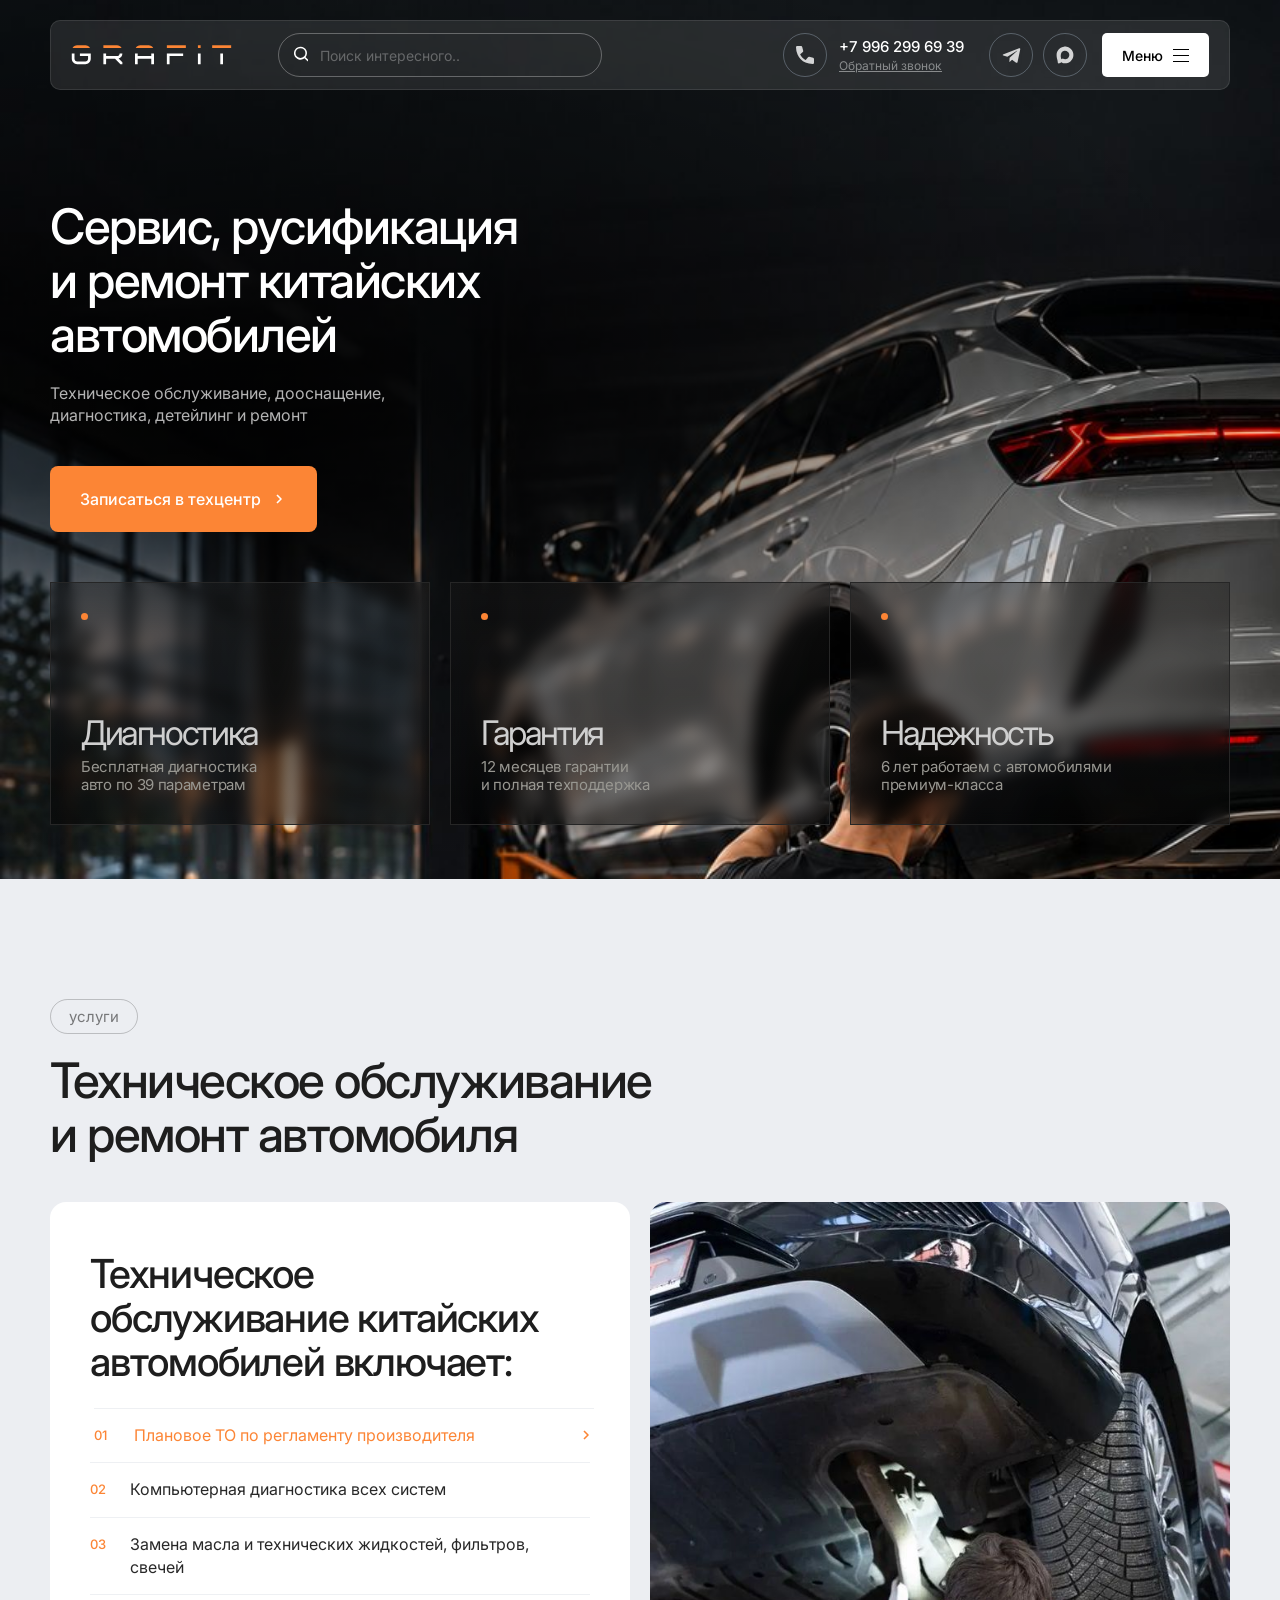
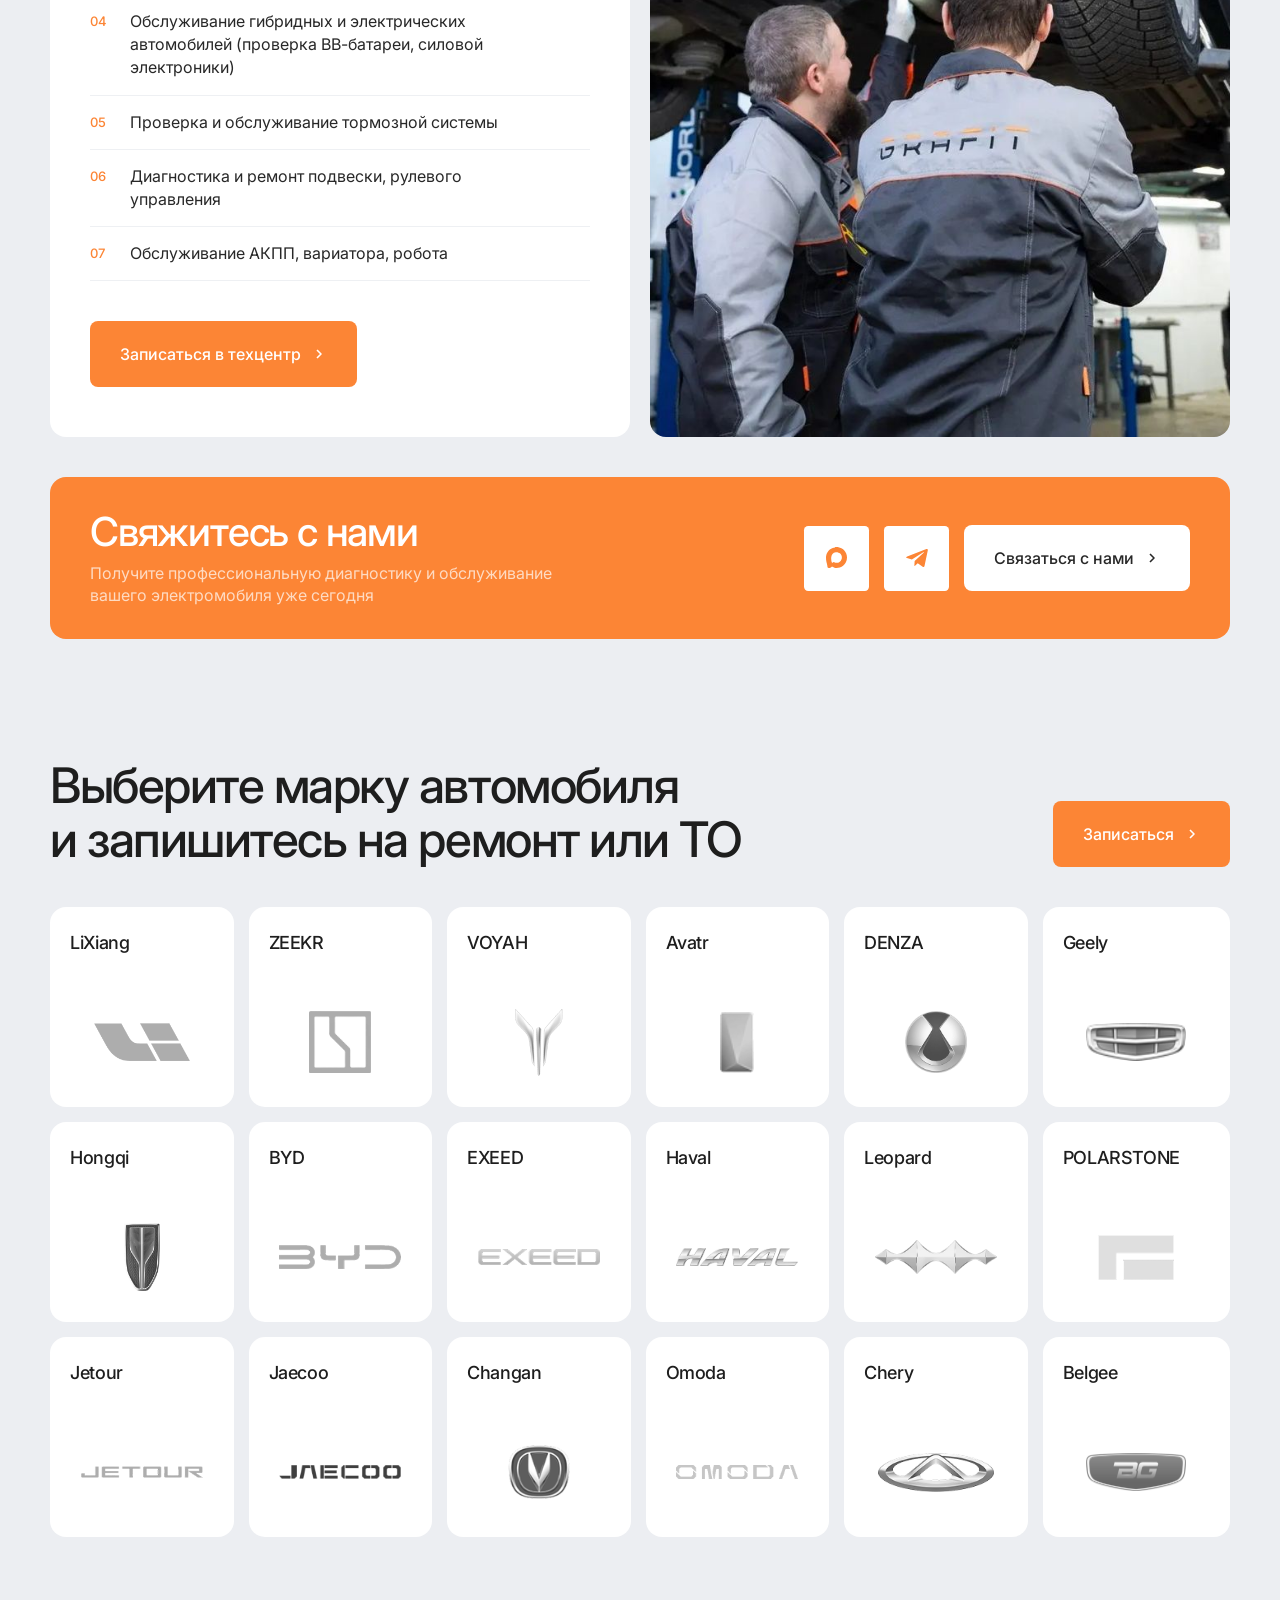
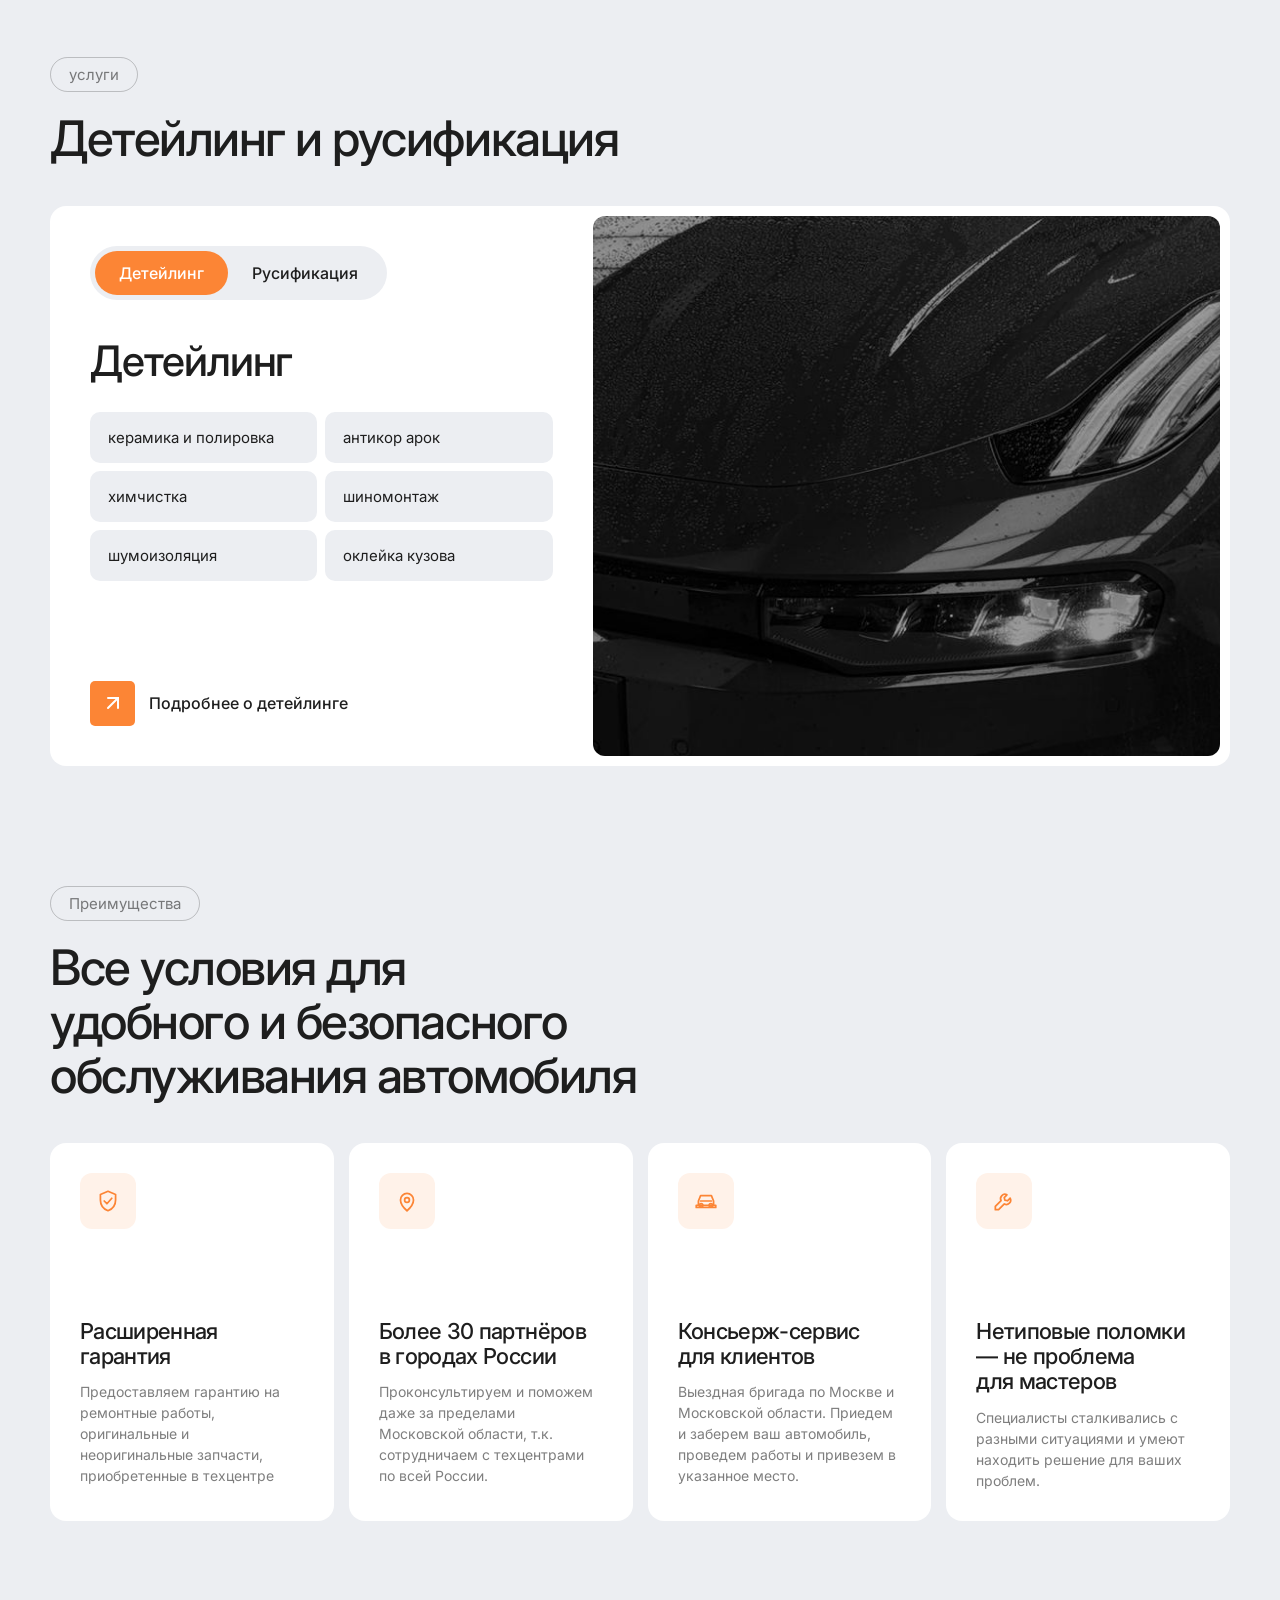
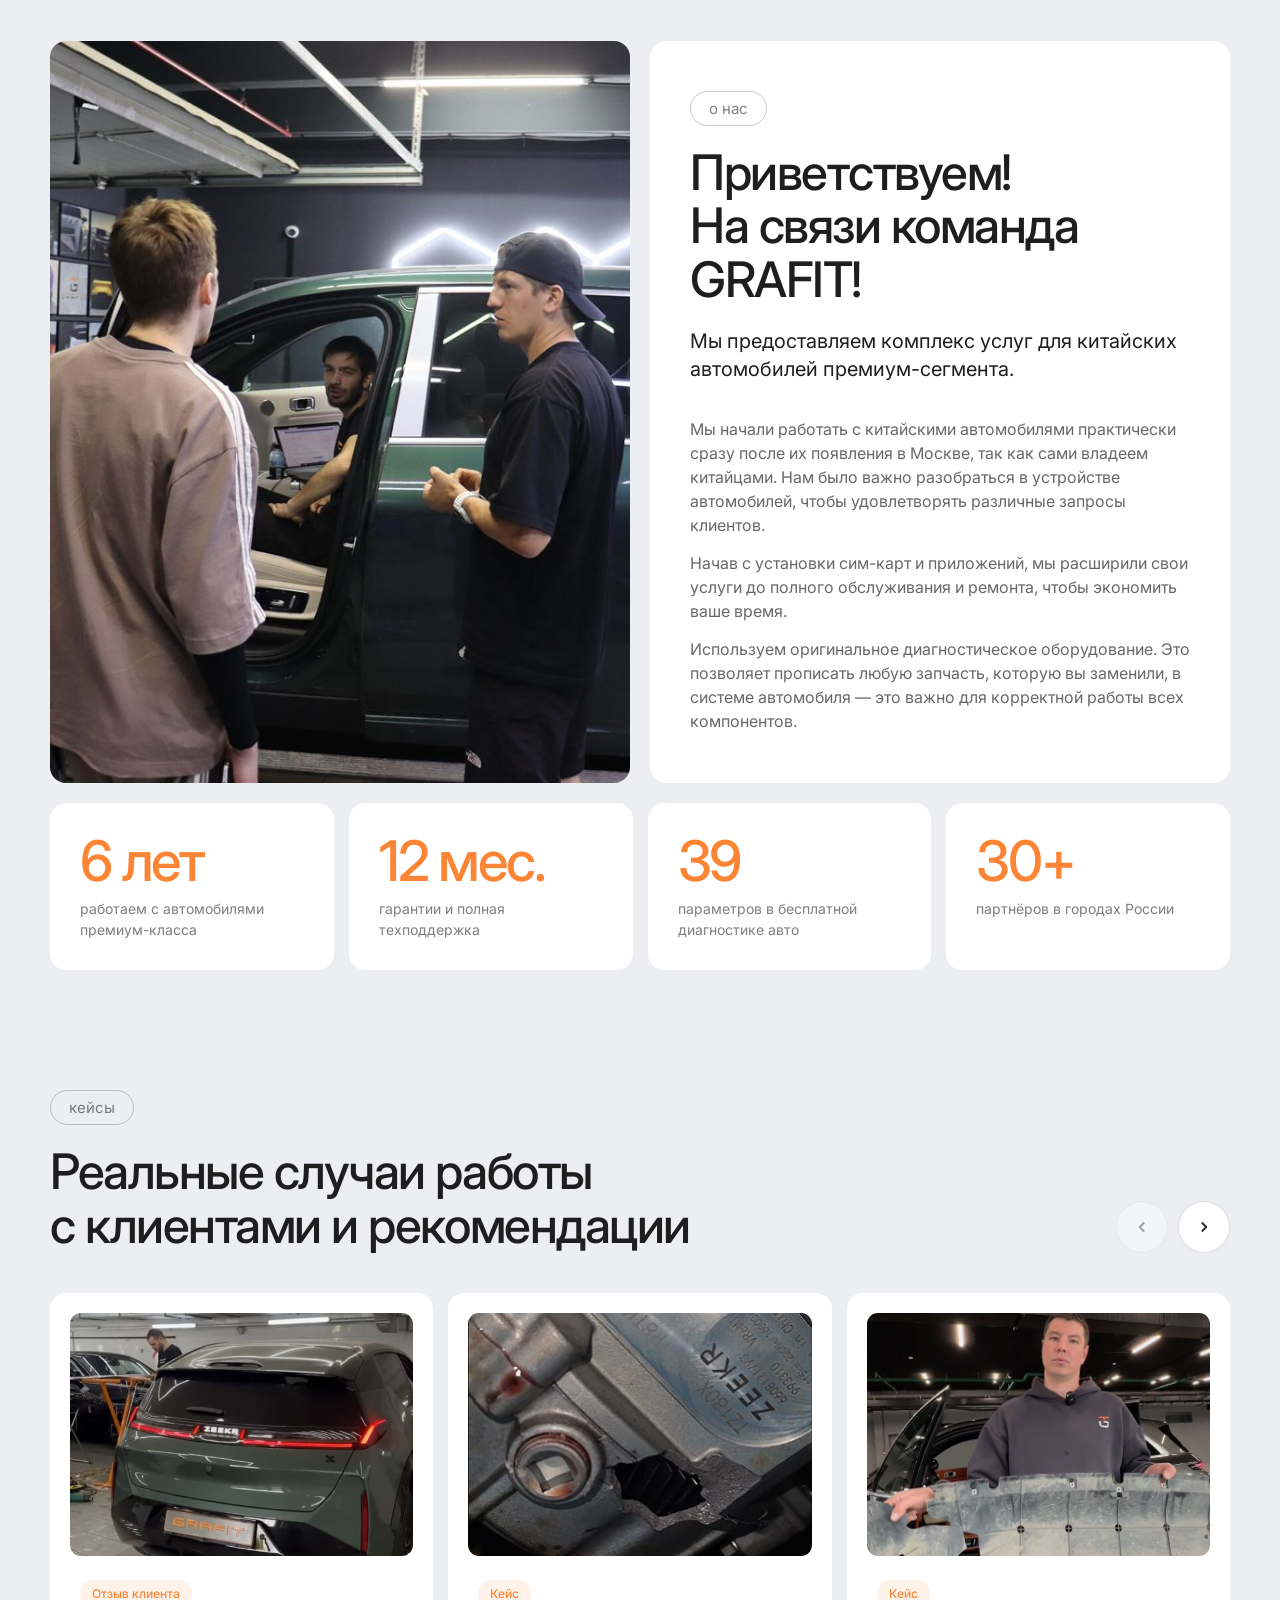
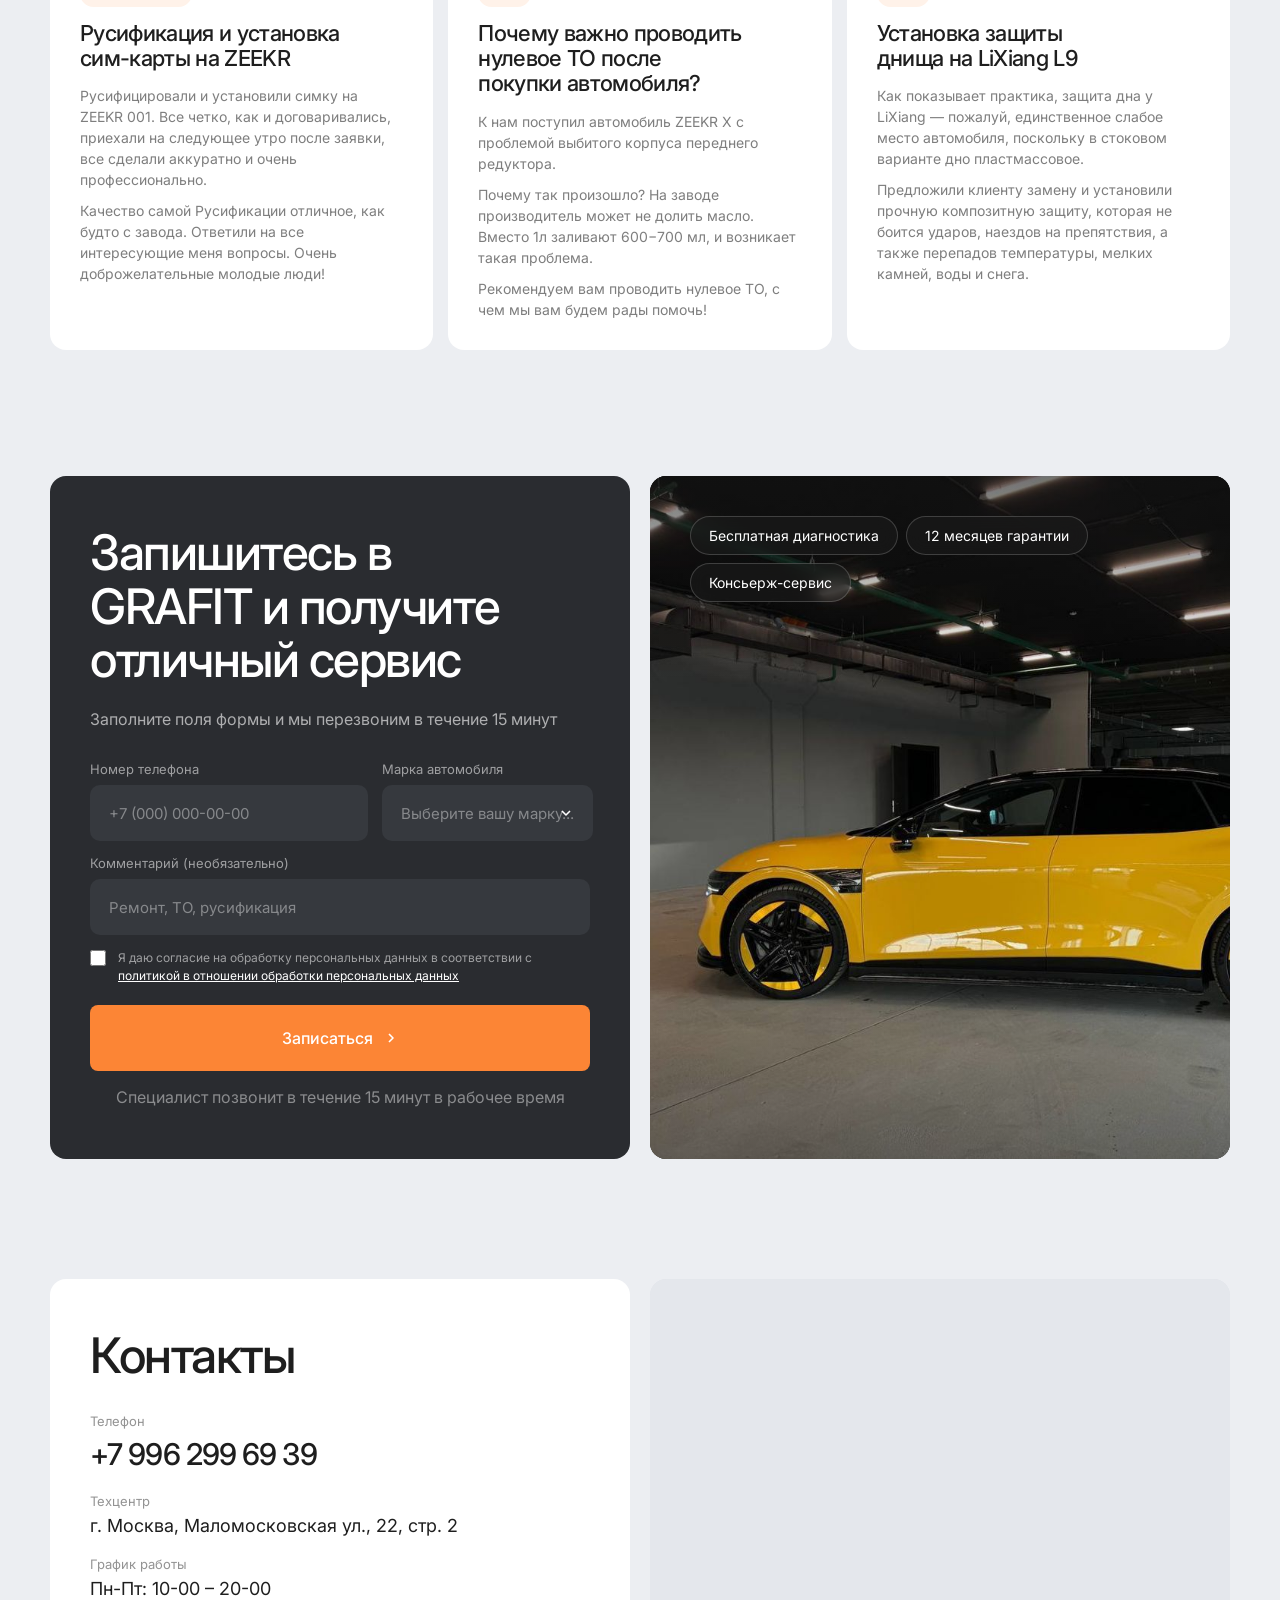
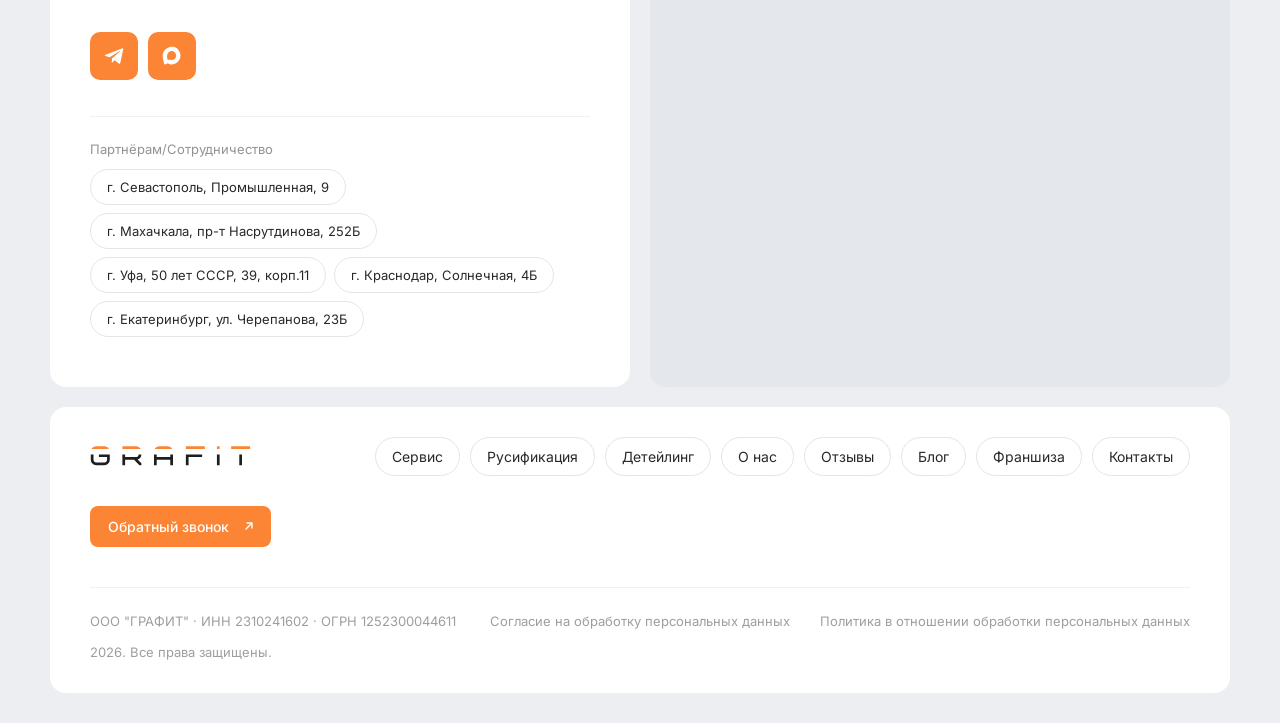
<file: index.html>
<!DOCTYPE html>
<html lang="ru">
<head>
<meta charset="UTF-8">
<meta name="viewport" content="width=device-width, initial-scale=1.0">
<meta name="format-detection" content="telephone=no, date=no, address=no, email=no">
<title>GRAFIT — Сервис, русификация и ремонт китайских автомобилей</title>
<link rel="stylesheet" href="https://fonts.googleapis.com/css2?family=Inter:wght@400;500;600;700;800&display=swap">
<link rel="stylesheet" href="assets/css/main.css?v=27">
</head>
<body>

<!-- Mobile Nav -->
<nav class="mobile-nav" id="mobileNav">
  <div class="mobile-nav-header">
    <img src="assets/logo.svg" alt="GRAFIT" style="height: 20px; filter: brightness(0);">
    <button class="mobile-nav-close" id="menuClose">
      <svg width="24" height="24" viewBox="0 0 24 24" fill="none" stroke="#1e1e1e" stroke-width="2"><path d="M18 6 6 18M6 6l12 12"/></svg>
    </button>
  </div>
  <a href="#services">Сервис</a>
  <a href="https://grafit-service.ru/russification">Русификация</a>
  <a href="https://grafit-service.ru/detailing">Детейлинг</a>
  <a href="#about">О нас</a>
  <a href="https://grafit-service.ru/reviews">Отзывы</a>
  <a href="https://grafit-service.ru/franchise">Партнёрам</a>
  <a href="https://grafit-service.ru/blog/">Блог</a>
  <a href="https://grafit-service.ru/contacts/">Контакты</a>
  <a href="#contact">Записаться</a>
  <div class="mobile-nav-phone">
    <a href="tel:+79962996939">+7 996 299 69 39</a>
  </div>
</nav>

<!-- HERO SECTION (header + text + feature cards — all over the same bg photo) -->
<section class="hero">
  <div class="hero-bg">
    <picture>
      <source media="(max-width: 900px)" srcset="assets/hero-mobile.jpg">
      <img src="assets/hero-bg.png" alt="">
    </picture>
  </div>
  <div class="hero-overlay"></div>

  <!-- Header -->
  <header class="header">
    <div class="header-left">
      <div class="logo"><img src="assets/logo.svg" alt="GRAFIT"></div>
      <div class="search-bar">
        <svg width="16" height="18" viewBox="0 0 15.9233 18.1783" fill="none"><path d="M7.083 0C5.953 0 4.84.27 3.836.788A5.92 5.92 0 001.312 2.977 5.92 5.92 0 00.072 6.078a5.92 5.92 0 00.319 3.326 5.92 5.92 0 001.808 2.809 5.92 5.92 0 002.894 1.668 5.92 5.92 0 003.337.156 5.92 5.92 0 003.037-1.39l3.044 3.043a.83.83 0 001.178-.001.83.83 0 00-.001-1.178l-3.043-3.043a5.92 5.92 0 001.479-3.622 5.92 5.92 0 00-.669-3.855A5.92 5.92 0 0010.843 1.08 5.92 5.92 0 007.083 0zm-5.417 7.083a5.417 5.417 0 1110.833 0 5.417 5.417 0 01-10.833 0z" fill-rule="evenodd" clip-rule="evenodd" fill="white"/></svg>
        <input type="text" placeholder="Поиск интересного..">
      </div>
    </div>
    <div class="header-right">
      <div class="header-contact">
        <a href="tel:+79962996939" class="icon-btn" aria-label="Позвонить"><svg width="18" height="18" viewBox="0 0 15.333 15.333" fill="none"><path d="M14.333 11v3.333c-2.298 0-4.225-.412-5.833-1.104C5.3 11.852 3.353 9.371 2.25 6.833 1.333 4.727 1 2.582 1 1h3.333L5.167 4.333 2.25 6.833c1.103 2.538 3.049 5.019 6.25 6.396L11 10.167 14.333 11z" fill="white"/><path d="M8.5 13.229c1.608.692 3.535 1.104 5.833 1.104V11l-3.333-.833L8.5 13.229zm0 0C5.3 11.852 3.353 9.371 2.25 6.833m0 0C1.333 4.727 1 2.582 1 1h3.333L5.167 4.333 2.25 6.833z" stroke="white" stroke-width="2" stroke-linecap="round" stroke-linejoin="round"/></svg></a>
        <div class="header-phone-area">
          <a href="tel:+79962996939" class="header-phone-num">+7 996 299 69 39</a>
          <a href="#contact" class="header-callback">Обратный звонок</a>
        </div>
      </div>
      <div class="header-icons">
        <a href="https://t.me/GRAFIT_PRO" target="_blank" rel="noopener" class="icon-btn" aria-label="Telegram"><svg width="21" height="21" viewBox="0 0 19 19" fill="none"><path d="M16.3587 2.9426L2.32242 8.35523C1.3645 8.73998 1.37004 9.27435 2.14667 9.51265L5.75033 10.6368L14.0882 5.37619C14.4824 5.13631 14.8426 5.26535 14.5465 5.52819L7.79125 11.6248H7.78967L7.79125 11.6256L7.54267 15.3401C7.90683 15.3401 8.06754 15.1731 8.27179 14.9759L10.0222 13.2739L13.663 15.9631C14.3344 16.3329 14.8165 16.1429 14.9835 15.3417L17.3736 4.07785C17.6182 3.09698 16.9991 2.65285 16.3587 2.9426Z" fill="white"/></svg></a>
        <a href="https://max.ru/u/f9LHodD0cOLai6HgDNYMVW7nzTwiBn-njrMfS6llTyIPvpFTBuDhClZpkZg" target="_blank" rel="noopener" class="icon-btn" aria-label="MAX"><svg width="20" height="20" viewBox="0 0 20 20" fill="none"><path d="M8.86598 1.6775C9.60974 1.56074 10.8147 1.57778 11.5973 1.7171C13.2019 2.00282 14.7897 2.83082 15.927 3.97586C17.5561 5.61602 18.4031 7.68267 18.4001 10.0091C18.3983 11.4063 18.1204 12.596 17.5111 13.8155C16.5419 15.7554 14.7143 17.3189 12.6319 17.989C11.3392 18.4049 9.57326 18.4827 8.37663 18.1769C7.95219 18.0683 7.33071 17.7672 6.82431 17.4251C6.62235 17.2887 6.44655 17.1767 6.43239 17.1756C6.41979 17.1756 6.33003 17.2553 6.23307 17.3525C5.62059 17.9673 4.49859 18.4367 3.73491 18.3978C3.31263 18.3764 3.082 18.2732 2.9248 18.0352C2.8222 17.8796 2.80431 17.7898 2.76819 17.2328C2.72439 16.5552 2.59216 15.8213 2.33908 14.8509C2.00176 13.5569 1.96372 13.405 1.89352 13.0505C1.65064 11.8228 1.5736 10.9286 1.6078 9.75735C1.62148 9.28791 1.645 8.84223 1.66036 8.76591C1.67572 8.69079 1.70908 8.50827 1.73476 8.36151C1.84456 7.73595 2.12476 6.91035 2.44744 6.25875C3.07947 4.98291 4.05555 3.88646 5.31459 3.0383C6.35223 2.3393 7.53471 1.88642 8.86598 1.6775ZM12.9352 6.88863C12.0091 6.00915 10.7517 5.5883 9.49766 5.73782C8.99043 5.79831 8.33402 6.02691 7.90695 6.29067C6.13071 7.38783 5.39379 9.69951 5.89047 12.6174C6.02859 13.4285 6.33711 14.2136 6.54399 14.2804C6.68331 14.3248 6.99111 14.1638 7.39467 13.8341L7.76355 13.532L8.18835 13.7484C8.99618 14.1605 9.6593 14.2973 10.4281 14.2101C11.6862 14.0672 12.7198 13.4889 13.4519 12.5174C13.7759 12.0874 13.9812 11.6723 14.1601 11.0862C14.2716 10.7211 14.2842 10.6115 14.2839 9.99591C14.2834 9.20259 14.2057 8.83683 13.9018 8.19879C13.6527 7.67595 13.3921 7.32279 12.9352 6.88863Z" fill-rule="evenodd" clip-rule="evenodd" fill="white"/></svg></a>
      </div>
      <button class="menu-btn" id="menuOpen">
        Меню
        <div class="hamburger"><span></span><span></span><span></span></div>
      </button>
    </div>
  </header>

  <!-- Hero Text -->
  <div class="hero-content">
    <h1 class="hero-title">Сервис, русификация и&nbsp;ремонт китайских автомобилей</h1>
    <p class="hero-subtitle">Техническое обслуживание, дооснащение,<br class="m-br"> диагностика, детейлинг и&nbsp;ремонт</p>
    <a href="#contact" class="btn-primary">
      Записаться в техцентр
      <svg width="16" height="16" viewBox="0 0 16 16" fill="none"><path d="M6 4L10 8L6 12" stroke-width="1.6" stroke-linejoin="round" stroke="white"/></svg>
    </a>
  </div>

  <!-- Feature Cards (still inside hero, over the bg photo) -->
  <div class="features-strip">
    <div class="feature-card">
      <div class="feature-dot"></div>
      <h3>Диагностика</h3>
      <p>Бесплатная диагностика<br>авто по 39 параметрам</p>
    </div>
    <div class="feature-card">
      <div class="feature-dot"></div>
      <h3>Гарантия</h3>
      <p>12 месяцев гарантии<br>и полная техподдержка</p>
    </div>
    <div class="feature-card">
      <div class="feature-dot"></div>
      <h3>Надежность</h3>
      <p>6 лет работаем с автомобилями<br>премиум-класса</p>
    </div>
  </div>
</section>

<!-- SERVICES -->
<div class="container">
  <section class="services-section" id="services">
    <div class="section-head fade-up">
      <div>
        <span class="tag">услуги</span>
        <h2 class="section-title">Техническое обслуживание<br>и ремонт автомобиля</h2>
      </div>
    </div>
    <div class="services-grid" hidden>
      <div class="service-card fade-up fade-up-delay-1">
        <div class="service-card-header">
          <h3>Техническое<br>обслуживание</h3>
          <img class="arrow-btn" src="assets/arrow-box.svg" alt="">
        </div>
        <p class="service-card-desc">Плановое ТО с заменой необходимых расходных материалов и проверкой состояния автомобиля</p>
        <div class="service-card-img"><img src="assets/service-to.png" alt="Техническое обслуживание" loading="lazy"></div>
      </div>
      <div class="service-card fade-up fade-up-delay-2">
        <div class="service-card-header">
          <h3>Компьютерная<br>диагностика</h3>
          <img class="arrow-btn" src="assets/arrow-box.svg" alt="">
        </div>
        <p class="service-card-desc">Проверяем не только наличие ошибок, но и причину их появления</p>
        <div class="service-card-img"><img src="assets/service-diag.png" alt="Компьютерная диагностика" loading="lazy"></div>
      </div>
      <div class="service-card fade-up fade-up-delay-3">
        <div class="service-card-header">
          <h3>Русификация<br>автомобиля</h3>
          <img class="arrow-btn" src="assets/arrow-box.svg" alt="">
        </div>
        <p class="service-card-desc">Адаптация интерфейса автомобиля для поддерживаемых марок и версий программного обеспечения</p>
        <div class="service-card-img"><img src="assets/service-rus.png" alt="Русификация автомобиля" loading="lazy"></div>
      </div>
    </div>

    <div class="split">
      <div class="split-card fade-up">
        <h3>Техническое обслуживание китайских автомобилей включает:</h3>
        <ul class="check-list" id="toList">
          <li data-photo="0" class="active" tabindex="0">Плановое ТО по регламенту производителя</li>
          <li data-photo="1" tabindex="0">Компьютерная диагностика всех систем</li>
          <li data-photo="2" tabindex="0">Замена масла и технических жидкостей, фильтров, свечей</li>
          <li data-photo="3" tabindex="0">Обслуживание гибридных и электрических автомобилей (проверка ВВ-батареи, силовой электроники)</li>
          <li data-photo="4" tabindex="0">Проверка и обслуживание тормозной системы</li>
          <li data-photo="5" tabindex="0">Диагностика и ремонт подвески, рулевого управления</li>
          <li data-photo="6" tabindex="0">Обслуживание АКПП, вариатора, робота</li>
        </ul>
        <a href="#contact" class="btn-primary">
          Записаться в техцентр
          <svg width="16" height="16" viewBox="0 0 16 16" fill="none"><path d="M6 4L10 8L6 12" stroke-width="1.6" stroke-linejoin="round" stroke="white"/></svg>
        </a>
      </div>
      <div class="split-photo to-photos fade-up fade-up-delay-1" id="toPhotos">
        <img src="assets/site/to-1.jpg" alt="Плановое ТО в техцентре GRAFIT" class="active" loading="eager">
        <img src="assets/site/to-2.jpg" alt="Компьютерная диагностика" loading="lazy">
        <img src="assets/site/to-3.jpg" alt="Моторный отсек автомобиля" loading="lazy">
        <img src="assets/site/to-4.jpg" alt="Зарядка электромобиля ZEEKR" loading="lazy">
        <img src="assets/site/to-5.jpg" alt="Мастер GRAFIT у колеса" loading="lazy">
        <img src="assets/site/to-6.jpg" alt="Ремонт подвески" loading="lazy">
        <img src="assets/site/to-7.jpg" alt="Салон автомобиля" loading="lazy">
      </div>
    </div>
  </section>

  <!-- CTA BANNER -->
  <section class="cta-section" style="padding-top: 20px; padding-bottom: 0;">
    <div class="cta-banner fade-up">
      <div class="cta-left">
        <h2>Свяжитесь с нами</h2>
        <p>Получите профессиональную диагностику и обслуживание <br class="d-br">вашего электромобиля уже сегодня</p>
      </div>
      <div class="cta-right">
        <a class="cta-icon-btn" aria-label="MAX" href="https://max.ru/u/f9LHodD0cOLai6HgDNYMVW7nzTwiBn-njrMfS6llTyIPvpFTBuDhClZpkZg" target="_blank" rel="noopener">
          <svg width="26" height="26" viewBox="0 0 26 26" fill="none"><path d="M11.082 2.097c.93-.147 2.436-.125 3.414.05 2.006.357 3.99 1.392 5.413 2.824 2.036 2.05 3.095 4.633 3.091 7.54-.002 1.747-.35 3.234-1.111 4.758-1.212 2.425-3.496 4.38-6.099 5.217-1.616.52-3.823.617-5.319.235-.53-.136-1.308-.512-1.94-.94a9.7 9.7 0 01-.49-.312c-.016 0-.128.1-.249.221-.766.769-2.168 1.355-3.123 1.307-.527-.027-.816-.156-1.012-.454a1.6 1.6 0 01-.196-.703c-.055-.847-.22-1.764-.536-2.977-.422-1.618-.47-1.807-.557-2.25-.304-1.535-.397-2.653-.354-4.117.017-.587.046-1.144.066-1.239.02-.094.061-.322.093-.506.138-.782.488-1.814.891-2.628.79-1.595 2.01-2.966 3.584-4.026 1.297-.874 2.775-1.44 4.44-1.703zm5.087 6.513c-1.158-1.1-2.73-1.625-4.297-1.438-.634.075-1.455.361-1.989.691-2.22 1.371-3.141 4.261-2.52 7.908.172 1.014.558 1.995.817 2.079.174.055.559-.147 1.063-.559l.461-.378.531.271c1.01.515 1.839.686 2.8.577 1.573-.179 2.864-.902 3.78-2.116.405-.538.661-1.056.885-1.789.14-.457.155-.594.155-1.363-.001-.992-.098-1.449-.478-2.247-.311-.653-.637-1.095-1.208-1.637z" fill-rule="evenodd" clip-rule="evenodd" fill="#FC8535"/></svg>
        </a>
        <a class="cta-icon-btn" aria-label="Telegram" href="https://t.me/GRAFIT_PRO" target="_blank" rel="noopener">
          <svg width="26" height="26" viewBox="0 0 26 26" fill="none"><path d="M22.386 4.027L3.178 11.433c-1.31.527-1.303 1.258-.24 1.584l4.931 1.538L19.279 7.357c.54-.328 1.032-.152.627.205L10.662 15.908h-.002l.002.001-.34 5.083c.498 0 .718-.229.998-.499l2.395-2.329 4.982 3.68c.919.506 1.578.246 1.807-.85l3.27-15.414c.335-1.342-.512-1.95-1.388-1.553z" fill="#FC8535"/></svg>
        </a>
        <a href="#contact" class="btn-cta-white">
          Связаться с нами
          <svg width="16" height="16" viewBox="0 0 16 16" fill="none"><path d="M6 4L10 8L6 12" stroke-width="1.6" stroke-linejoin="round" stroke="#282828"/></svg>
        </a>
      </div>
    </div>
  </section>

  <!-- BRANDS -->
  <section class="section" id="brands">
    <div class="section-head fade-up">
      <h2 class="section-title">Выберите марку автомобиля и&nbsp;запишитесь на&nbsp;ремонт или&nbsp;ТО</h2>
      <a href="#contact" class="btn-primary">
        Записаться
        <svg width="16" height="16" viewBox="0 0 16 16" fill="none"><path d="M6 4L10 8L6 12" stroke-width="1.6" stroke-linejoin="round" stroke="white"/></svg>
      </a>
    </div>
    <div class="brands-grid fade-up">
      <a href="#contact" class="brand-tile" data-brand="LiXiang"><div class="brand-name">LiXiang</div><div class="brand-logo"><img src="assets/brands/lixiang.png" style="--w:96px" alt="" loading="lazy"></div></a>
      <a href="#contact" class="brand-tile" data-brand="ZEEKR"><div class="brand-name">ZEEKR</div><div class="brand-logo"><img src="assets/brands/zeekr.png" style="--w:62px" alt="" loading="lazy"></div></a>
      <a href="#contact" class="brand-tile" data-brand="VOYAH"><div class="brand-name">VOYAH</div><div class="brand-logo"><img src="assets/brands/voyah.png" style="--w:48px" alt="" loading="lazy"></div></a>
      <a href="#contact" class="brand-tile" data-brand="Avatr"><div class="brand-name">Avatr</div><div class="brand-logo"><img src="assets/brands/avatr.png" style="--w:34px" alt="" loading="lazy"></div></a>
      <a href="#contact" class="brand-tile" data-brand="DENZA"><div class="brand-name">DENZA</div><div class="brand-logo"><img src="assets/brands/denza.png" style="--w:62px" alt="" loading="lazy"></div></a>
      <a href="#contact" class="brand-tile" data-brand="Geely"><div class="brand-name">Geely</div><div class="brand-logo"><img src="assets/brands/geely.png" style="--w:100px" alt="" loading="lazy"></div></a>
      <a href="#contact" class="brand-tile" data-brand="Hongqi"><div class="brand-name">Hongqi</div><div class="brand-logo"><img src="assets/brands/hongqi.png" style="--w:36px" alt="" loading="lazy"></div></a>
      <a href="#contact" class="brand-tile" data-brand="BYD"><div class="brand-name">BYD</div><div class="brand-logo"><img src="assets/brands/byd.png" style="--w:136px" alt="" loading="lazy"></div></a>
      <a href="#contact" class="brand-tile" data-brand="EXEED"><div class="brand-name">EXEED</div><div class="brand-logo"><img src="assets/brands/exeed.png" style="--w:136px" alt="" loading="lazy"></div></a>
      <a href="#contact" class="brand-tile" data-brand="Haval"><div class="brand-name">Haval</div><div class="brand-logo"><img src="assets/brands/haval.png" style="--w:140px" alt="" loading="lazy"></div></a>
      <a href="#contact" class="brand-tile" data-brand="Leopard"><div class="brand-name">Leopard</div><div class="brand-logo"><img src="assets/brands/leopard.png" style="--w:130px" alt="" loading="lazy"></div></a>
      <a href="#contact" class="brand-tile" data-brand="POLARSTONE"><div class="brand-name">POLARSTONE</div><div class="brand-logo"><img src="assets/brands/polarstone.png" style="--w:76px" alt="" loading="lazy"></div></a>
      <a href="#contact" class="brand-tile" data-brand="Jetour"><div class="brand-name">Jetour</div><div class="brand-logo"><img src="assets/brands/jetour.png" style="--w:136px" alt="" loading="lazy"></div></a>
      <a href="#contact" class="brand-tile" data-brand="Jaecoo"><div class="brand-name">Jaecoo</div><div class="brand-logo"><img src="assets/brands/jaecoo.png" style="--w:136px" alt="" loading="lazy"></div></a>
      <a href="#contact" class="brand-tile" data-brand="Changan"><div class="brand-name">Changan</div><div class="brand-logo"><img src="assets/brands/changan.png" style="--w:62px" alt="" loading="lazy"></div></a>
      <a href="#contact" class="brand-tile" data-brand="Omoda"><div class="brand-name">Omoda</div><div class="brand-logo"><img src="assets/brands/omoda.png" style="--w:136px" alt="" loading="lazy"></div></a>
      <a href="#contact" class="brand-tile" data-brand="Chery"><div class="brand-name">Chery</div><div class="brand-logo"><img src="assets/brands/chery.png" style="--w:116px" alt="" loading="lazy"></div></a>
      <a href="#contact" class="brand-tile" data-brand="Belgee"><div class="brand-name">Belgee</div><div class="brand-logo"><img src="assets/brands/belgee.png" style="--w:100px" alt="" loading="lazy"></div></a>
    </div>
  </section>

  <!-- DETAILING & RUSSIFICATION -->
  <section class="section" id="extra">
    <div class="section-head fade-up">
      <div>
        <span class="tag">услуги</span>
        <h2 class="section-title">Детейлинг и&nbsp;русификация</h2>
      </div>
    </div>
    <div class="vc-panel fade-up fade-up-delay-1">
      <div class="vc-left">
        <div class="vc-tabs" id="vcTabs" role="tablist">
          <span class="vc-pill"></span>
          <button class="on" data-i="0" role="tab" aria-selected="true">Детейлинг</button>
          <button data-i="1" role="tab" aria-selected="false">Русификация</button>
        </div>
        <div class="vc-pane on">
          <h3>Детейлинг</h3>
          <div class="vc-chips"><span>керамика и полировка</span><span>антикор арок</span><span>химчистка</span><span>шиномонтаж</span><span>шумоизоляция</span><span>оклейка кузова</span></div>
          <a class="vc-more" href="https://grafit-service.ru/detailing"><span class="arrow-sq"><svg viewBox="0 0 18 18" fill="none"><path d="M4 14L14 4M14 14V4H4" stroke="#fff" stroke-width="2" stroke-linecap="round"/></svg></span>Подробнее о детейлинге</a>
        </div>
        <div class="vc-pane">
          <h3>Русификация</h3>
          <div class="vc-chips"><span>магазин приложений</span><span>помощь с мастер-аккаунтом</span><span>адаптивные приложения</span><span>сим-карты</span></div>
          <a class="vc-more" href="https://grafit-service.ru/russification"><span class="arrow-sq"><svg viewBox="0 0 18 18" fill="none"><path d="M4 14L14 4M14 14V4H4" stroke="#fff" stroke-width="2" stroke-linecap="round"/></svg></span>Подробнее о русификации</a>
        </div>
      </div>
      <div class="vc-photos">
        <img class="on" src="assets/site/detailing.jpg" alt="Детейлинг автомобиля" loading="lazy">
        <img src="assets/site/russification.jpg" alt="Русификация автомобиля" loading="lazy">
      </div>
    </div>
  </section>

  <!-- ADVANTAGES -->
  <section class="section" id="advantages">
    <div class="section-head fade-up">
      <div>
        <span class="tag">Преимущества</span>
        <h2 class="section-title">Все условия для удобного и&nbsp;безопасного обслуживания автомобиля</h2>
      </div>
    </div>
    <div class="adv-grid">
      <div class="adv-card fade-up">
        <div class="adv-icon"><svg width="26" height="26" viewBox="0 0 24 24" fill="none" stroke="currentColor" stroke-width="1.6" stroke-linecap="round" stroke-linejoin="round"><path d="M12 3l7 3v5c0 4.6-3 8.4-7 10-4-1.6-7-5.4-7-10V6l7-3z"/><path d="M8.5 12l2.5 2.5 4.5-5"/></svg></div>
        <div>
          <h3>Расширенная гарантия</h3>
          <p>Предоставляем гарантию на ремонтные работы, оригинальные и неоригинальные запчасти, приобретенные в техцентре</p>
        </div>
      </div>
      <div class="adv-card fade-up fade-up-delay-1">
        <div class="adv-icon"><svg width="26" height="26" viewBox="0 0 24 24" fill="none" stroke="currentColor" stroke-width="1.6" stroke-linecap="round" stroke-linejoin="round"><path d="M12 21s-6-5.3-6-10a6 6 0 1112 0c0 4.7-6 10-6 10z"/><circle cx="12" cy="11" r="2.2"/></svg></div>
        <div>
          <h3>Более 30 партнёров в&nbsp;городах России</h3>
          <p>Проконсультируем и поможем даже за пределами Московской области, т.к. сотрудничаем с техцентрами по всей России.</p>
        </div>
      </div>
      <div class="adv-card fade-up fade-up-delay-2">
        <div class="adv-icon"><svg width="26" height="26" viewBox="0 0 24 24" fill="none" stroke="currentColor" stroke-width="1.6" stroke-linecap="round" stroke-linejoin="round"><path d="M5 16V12l2-5h10l2 5v4"/><path d="M3 16h18v2H3z"/><circle cx="7.5" cy="16" r="1.6"/><circle cx="16.5" cy="16" r="1.6"/><path d="M7 12h10"/></svg></div>
        <div>
          <h3>Консьерж-сервис для&nbsp;клиентов</h3>
          <p>Выездная бригада по Москве и Московской области. Приедем и заберем ваш автомобиль, проведем работы и привезем в указанное место.</p>
        </div>
      </div>
      <div class="adv-card fade-up fade-up-delay-3">
        <div class="adv-icon"><svg width="26" height="26" viewBox="0 0 24 24" fill="none" stroke="currentColor" stroke-width="1.6" stroke-linecap="round" stroke-linejoin="round"><path d="M14.7 6.3a4 4 0 00-5.4 5.4L4 17v3h3l5.3-5.3a4 4 0 005.4-5.4l-2.5 2.5-2.4-.6-.6-2.4 2.5-2.5z"/></svg></div>
        <div>
          <h3>Нетиповые поломки — не&nbsp;проблема для&nbsp;мастеров</h3>
          <p>Специалисты сталкивались с разными ситуациями и умеют находить решение для ваших проблем.</p>
        </div>
      </div>
    </div>
  </section>

  <!-- ABOUT -->
  <section class="section" id="about">
    <div class="split">
      <div class="split-photo fade-up"><img src="assets/site/about-3.jpg" alt="Команда GRAFIT с клиентом" loading="lazy"></div>
      <div class="split-card fade-up fade-up-delay-1">
        <span class="tag" style="align-self:flex-start">о нас</span>
        <h2>Приветствуем!<br>На связи команда GRAFIT!</h2>
        <p class="split-lead">Мы предоставляем комплекс услуг для китайских автомобилей премиум-сегмента.</p>
        <p>Мы начали работать с китайскими автомобилями практически сразу после их появления в Москве, так как сами владеем китайцами. Нам было важно разобраться в устройстве автомобилей, чтобы удовлетворять различные запросы клиентов.</p>
        <p>Начав с установки сим-карт и приложений, мы расширили свои услуги до полного обслуживания и ремонта, чтобы экономить ваше время.</p>
        <p>Используем оригинальное диагностическое оборудование. Это позволяет прописать любую запчасть, которую вы заменили, в системе автомобиля — это важно для корректной работы всех компонентов.</p>
      </div>
    </div>
    <div class="stats">
      <div class="stat fade-up"><b>6<span> лет</span></b><small>работаем с автомобилями премиум-класса</small></div>
      <div class="stat fade-up fade-up-delay-1"><b>12<span> мес.</span></b><small>гарантии и полная техподдержка</small></div>
      <div class="stat fade-up fade-up-delay-2"><b>39</b><small>параметров в бесплатной диагностике авто</small></div>
      <div class="stat fade-up fade-up-delay-3"><b>30<span>+</span></b><small>партнёров в городах России</small></div>
    </div>
  </section>

  <!-- CASES -->
  <section class="section" id="cases">
    <div class="section-head fade-up">
      <div>
        <span class="tag">кейсы</span>
        <h2 class="section-title">Реальные случаи работы с&nbsp;клиентами и&nbsp;рекомендации</h2>
      </div>
      <div class="slider-nav">
        <button class="slider-btn" id="casesPrev" aria-label="Назад">
          <svg width="18" height="18" viewBox="0 0 16 16" fill="none"><path d="M10 4L6 8L10 12" stroke="currentColor" stroke-width="1.6" stroke-linejoin="round"/></svg>
        </button>
        <button class="slider-btn" id="casesNext" aria-label="Вперёд">
          <svg width="18" height="18" viewBox="0 0 16 16" fill="none"><path d="M6 4L10 8L6 12" stroke="currentColor" stroke-width="1.6" stroke-linejoin="round"/></svg>
        </button>
      </div>
    </div>
    <div class="cases-track fade-up" id="casesTrack">
      <article class="case-card">
        <div class="case-img"><img src="assets/site/case-a.jpg" alt="ZEEKR в техцентре GRAFIT" loading="lazy"></div>
        <span class="case-tag">Отзыв клиента</span>
        <h3>Русификация и установка сим-карты на&nbsp;ZEEKR</h3>
        <p>Русифицировали и установили симку на ZEEKR 001. Все четко, как и договаривались, приехали на следующее утро после заявки, все сделали аккуратно и очень профессионально.</p>
        <p>Качество самой Русификации отличное, как будто с завода. Ответили на все интересующие меня вопросы. Очень доброжелательные молодые люди!</p>
      </article>
      <article class="case-card">
        <div class="case-img"><img src="assets/site/case-b.jpg" alt="Выбитый корпус переднего редуктора ZEEKR X" loading="lazy"></div>
        <span class="case-tag">Кейс</span>
        <h3>Почему важно проводить нулевое ТО после покупки автомобиля?</h3>
        <p>К нам поступил автомобиль ZEEKR X с проблемой выбитого корпуса переднего редуктора.</p>
        <p>Почему так произошло? На заводе производитель может не долить масло. Вместо 1л заливают 600−700 мл, и возникает такая проблема.</p>
        <p>Рекомендуем вам проводить нулевое ТО, с чем мы вам будем рады помочь!</p>
      </article>
      <article class="case-card">
        <div class="case-img"><img src="assets/site/case-c.jpg" alt="Композитная защита днища LiXiang L9" loading="lazy"></div>
        <span class="case-tag">Кейс</span>
        <h3>Установка защиты днища на&nbsp;LiXiang L9</h3>
        <p>Как показывает практика, защита дна у LiXiang — пожалуй, единственное слабое место автомобиля, поскольку в стоковом варианте дно пластмассовое.</p>
        <p>Предложили клиенту замену и установили прочную композитную защиту, которая не боится ударов, наездов на препятствия, а также перепадов температуры, мелких камней, воды и снега.</p>
      </article>
      <article class="case-card">
        <div class="case-img"><img src="assets/site/case-d.jpg" alt="Моторный отсек VOYAH FREE" loading="lazy"></div>
        <span class="case-tag">Кейс</span>
        <h3>Ваш автомобиль стал жертвой грызунов?</h3>
        <p>К нам поступил VOYAH FREE, который перестал заводиться. После осмотра мы выяснили, что причиной стали мыши, которые:</p>
        <ul>
          <li>– погрызли проводку, поэтому отказал топливный насос.</li>
          <li>– оставили следы «жизни» в моторном отсеке.</li>
        </ul>
        <p>Мы полностью восстановили повреждённые провода, провели обработку от грызунов.</p>
      </article>
      <article class="case-card">
        <div class="case-img"><img src="assets/site/case-e.jpg" alt="Силовая установка LiXiang" loading="lazy"></div>
        <span class="case-tag">Отзыв клиента</span>
        <h3>Проблема с запуском двигателя</h3>
        <p>Была проблема с запуском двигателя Li7, ребята оперативно вышли на связь и помогли решить проблему даже без личного визита в сервис, ещё раз огромное спасибо!</p>
      </article>
      <article class="case-card">
        <div class="case-img"><img src="assets/site/case-f.jpg" alt="LiXiang после ремонта пневмоподвески" loading="lazy"></div>
        <span class="case-tag">Кейс</span>
        <h3>Восстановили пневмоподвеску на&nbsp;автомобиле LiXiang</h3>
        <p>Регулировка пневматической подвески обеспечивает комфорт и удобство как на городских дорогах, так и в путешествиях.</p>
        <p>У клиента перегорел предохранитель и подвеска не поднималась выше спорт-режима.</p>
        <p>Наши мастера устранили проблему и автомобиль готов к дальнейшей эксплуатации.</p>
      </article>
    </div>
  </section>

  <!-- BOOKING FORM -->
  <section class="section" id="contact">
    <div class="split form-panel fade-up">
      <div class="split-card form-card">
        <h2>Запишитесь в GRAFIT и&nbsp;получите отличный сервис</h2>
        <p>Заполните поля формы и мы перезвоним в течение 15 минут</p>
        <form class="booking-form" id="bookingForm" novalidate>
          <div class="field-row">
            <div class="field">
              <label for="fPhone">Номер телефона</label>
              <input id="fPhone" name="phone" type="tel" inputmode="tel" placeholder="+7 (000) 000-00-00" autocomplete="tel" required>
            </div>
            <div class="field">
              <label for="fBrand">Марка автомобиля</label>
              <select id="fBrand" name="brand" required>
                <option value="" disabled selected>Выберите вашу марку...</option>
                <option>LiXiang</option><option>ZEEKR</option><option>VOYAH</option><option>Avatr</option>
                <option>DENZA</option><option>Geely</option><option>Lynk &amp; Co</option><option>Hongqi</option>
                <option>BYD</option><option>EXEED</option><option>Haval</option><option>Leopard</option>
                <option>POLARSTONE</option><option>Jetour</option><option>Jaecoo</option><option>Changan</option>
                <option>Omoda</option><option>Chery</option><option>Belgee</option>
              </select>
            </div>
          </div>
          <div class="field">
            <label for="fComment">Комментарий (необязательно)</label>
            <input id="fComment" name="comment" type="text" placeholder="Ремонт, ТО, русификация">
          </div>
          <label class="consent">
            <input type="checkbox" id="fConsent" required>
            <span>Я даю согласие на обработку персональных данных в соответствии с <a href="https://grafit-service.ru/privacy" target="_blank" rel="noopener">политикой в отношении обработки персональных данных</a></span>
          </label>
          <button type="submit" class="btn-primary">
            Записаться
            <svg width="16" height="16" viewBox="0 0 16 16" fill="none"><path d="M6 4L10 8L6 12" stroke-width="1.6" stroke-linejoin="round" stroke="white"/></svg>
          </button>
          <p class="form-note">Специалист позвонит в течение 15 минут в рабочее время</p>
          <div class="form-success" role="status">
            <strong>Заявка принята</strong>
            <span>Специалист позвонит в течение 15 минут в рабочее время</span>
          </div>
        </form>
      </div>
      <div class="form-visual">
        <div class="form-visual-chips">
          <span>Бесплатная диагностика</span>
          <span>12 месяцев гарантии</span>
          <span>Консьерж-сервис</span>
        </div>
        <img class="form-car" src="assets/site/about-2.jpg" alt="ZEEKR в техцентре GRAFIT" loading="lazy">
      </div>
    </div>
  </section>

  <!-- CONTACTS -->
  <section class="section" id="contacts">
    <div class="split">
      <div class="split-card fade-up">
        <h2>Контакты</h2>
        <div class="contact-lines">
          <div class="contact-line"><small>Телефон</small><a class="big" href="tel:+79962996939">+7 996 299 69 39</a></div>
          <div class="contact-line"><small>Техцентр</small><a href="https://yandex.by/maps/-/CXGajSzH" target="_blank" rel="noopener" data-ll="37.652382,55.811351">г. Москва, Маломосковская ул., 22, стр. 2</a></div>
          <div class="contact-line"><small>График работы</small><span>Пн-Пт: 10-00 – 20-00</span></div>
        </div>
        <div class="socials">
          <a href="https://t.me/GRAFIT_PRO" target="_blank" rel="noopener" aria-label="Telegram"><svg width="22" height="22" viewBox="0 0 26 26" fill="none"><path d="M22.386 4.027L3.178 11.433c-1.31.527-1.303 1.258-.24 1.584l4.931 1.538L19.279 7.357c.54-.328 1.032-.152.627.205L10.662 15.908h-.002l.002.001-.34 5.083c.498 0 .718-.229.998-.499l2.395-2.329 4.982 3.68c.919.506 1.578.246 1.807-.85l3.27-15.414c.335-1.342-.512-1.95-1.388-1.553z" fill="#fff"/></svg></a>
          <a href="https://max.ru/u/f9LHodD0cOLai6HgDNYMVW7nzTwiBn-njrMfS6llTyIPvpFTBuDhClZpkZg" target="_blank" rel="noopener" aria-label="MAX"><svg width="22" height="22" viewBox="0 0 26 26" fill="none"><path d="M11.082 2.097c.93-.147 2.436-.125 3.414.05 2.006.357 3.99 1.392 5.413 2.824 2.036 2.05 3.095 4.633 3.091 7.54-.002 1.747-.35 3.234-1.111 4.758-1.212 2.425-3.496 4.38-6.099 5.217-1.616.52-3.823.617-5.319.235-.53-.136-1.308-.512-1.94-.94a9.7 9.7 0 01-.49-.312c-.016 0-.128.1-.249.221-.766.769-2.168 1.355-3.123 1.307-.527-.027-.816-.156-1.012-.454a1.6 1.6 0 01-.196-.703c-.055-.847-.22-1.764-.536-2.977-.422-1.618-.47-1.807-.557-2.25-.304-1.535-.397-2.653-.354-4.117.017-.587.046-1.144.066-1.239.02-.094.061-.322.093-.506.138-.782.488-1.814.891-2.628.79-1.595 2.01-2.966 3.584-4.026 1.297-.874 2.775-1.44 4.44-1.703zm5.087 6.513c-1.158-1.1-2.73-1.625-4.297-1.438-.634.075-1.455.361-1.989.691-2.22 1.371-3.141 4.261-2.52 7.908.172 1.014.558 1.995.817 2.079.174.055.559-.147 1.063-.559l.461-.378.531.271c1.01.515 1.839.686 2.8.577 1.573-.179 2.864-.902 3.78-2.116.405-.538.661-1.056.885-1.789.14-.457.155-.594.155-1.363-.001-.992-.098-1.449-.478-2.247-.311-.653-.637-1.095-1.208-1.637z" fill-rule="evenodd" clip-rule="evenodd" fill="#fff"/></svg></a>
        </div>
        <div class="partners">
          <small>Партнёрам/Сотрудничество</small>
          <ul>
            <li><a href="https://yandex.by/maps/-/CXGanQk0" target="_blank" rel="noopener" data-ll="33.514778,44.568263">г. Севастополь, Промышленная, 9</a></li>
            <li><a href="https://yandex.by/maps/-/CXGan0~q" target="_blank" rel="noopener" data-ll="47.603119,42.917163">г. Махачкала, пр-т Насрутдинова, 252Б</a></li>
            <li><a href="https://yandex.by/maps/-/CXGarI5D" target="_blank" rel="noopener" data-ll="56.023514,54.750058">г. Уфа, 50 лет СССР, 39, корп.11</a></li>
            <li><a href="https://yandex.by/maps/-/CXGarRMN" target="_blank" rel="noopener" data-ll="38.989686,45.071548">г. Краснодар, Солнечная, 4Б</a></li>
            <li><a href="https://yandex.by/maps/-/CXGarOpm" target="_blank" rel="noopener" data-ll="60.566285,56.85807">г. Екатеринбург, ул. Черепанова, 23Б</a></li>
          </ul>
        </div>
      </div>
      <div class="map-card fade-up fade-up-delay-1">
        <div id="grafitMap" class="map-canvas" role="region" aria-label="Техцентры GRAFIT на карте"></div>
        <button type="button" class="map-reset" id="mapReset" hidden>Все техцентры</button>
      </div>
    </div>
  </section>

  <!-- FOOTER -->
  <footer class="footer">
    <div class="footer-card">
      <div class="footer-top">
        <a href="#" class="footer-logo"><img src="assets/logo-dark.svg" alt="GRAFIT"></a>
        <nav class="footer-nav">
          <a href="#services">Сервис</a>
          <a href="https://grafit-service.ru/russification">Русификация</a>
          <a href="https://grafit-service.ru/detailing">Детейлинг</a>
          <a href="#about">О нас</a>
          <a href="https://grafit-service.ru/reviews">Отзывы</a>
          <a href="https://grafit-service.ru/blog/">Блог</a>
          <a href="https://grafit-service.ru/franchise">Франшиза</a>
          <a href="#contacts">Контакты</a>
        </nav>
        <a href="#contact" class="footer-cta">
          Обратный звонок
          <svg width="12" height="12" viewBox="0 0 12 12" fill="none"><path d="M3 9L9 3M9 3H4M9 3V8" stroke="white" stroke-width="1.4" stroke-linecap="round" stroke-linejoin="round"/></svg>
        </a>
      </div>
      <div class="footer-bottom">
        <div>ООО "ГРАФИТ" · ИНН 2310241602 · ОГРН 1252300044611</div>
        <div class="footer-legal-links">
          <a href="https://grafit-service.ru/agreement">Согласие на обработку персональных данных</a>
          <a href="https://grafit-service.ru/privacy">Политика в отношении обработки персональных данных</a>
        </div>
        <div>2026. Все права защищены.</div>
      </div>
    </div>
  </footer>
</div>


<script src="https://api-maps.yandex.ru/2.1/?lang=ru_RU&amp;apikey=5e9f9d66-a12d-4c6b-90b4-e7614f7d5698"></script>
<script src="assets/js/main.js?v=7"></script>
</body>
</html>
</file>
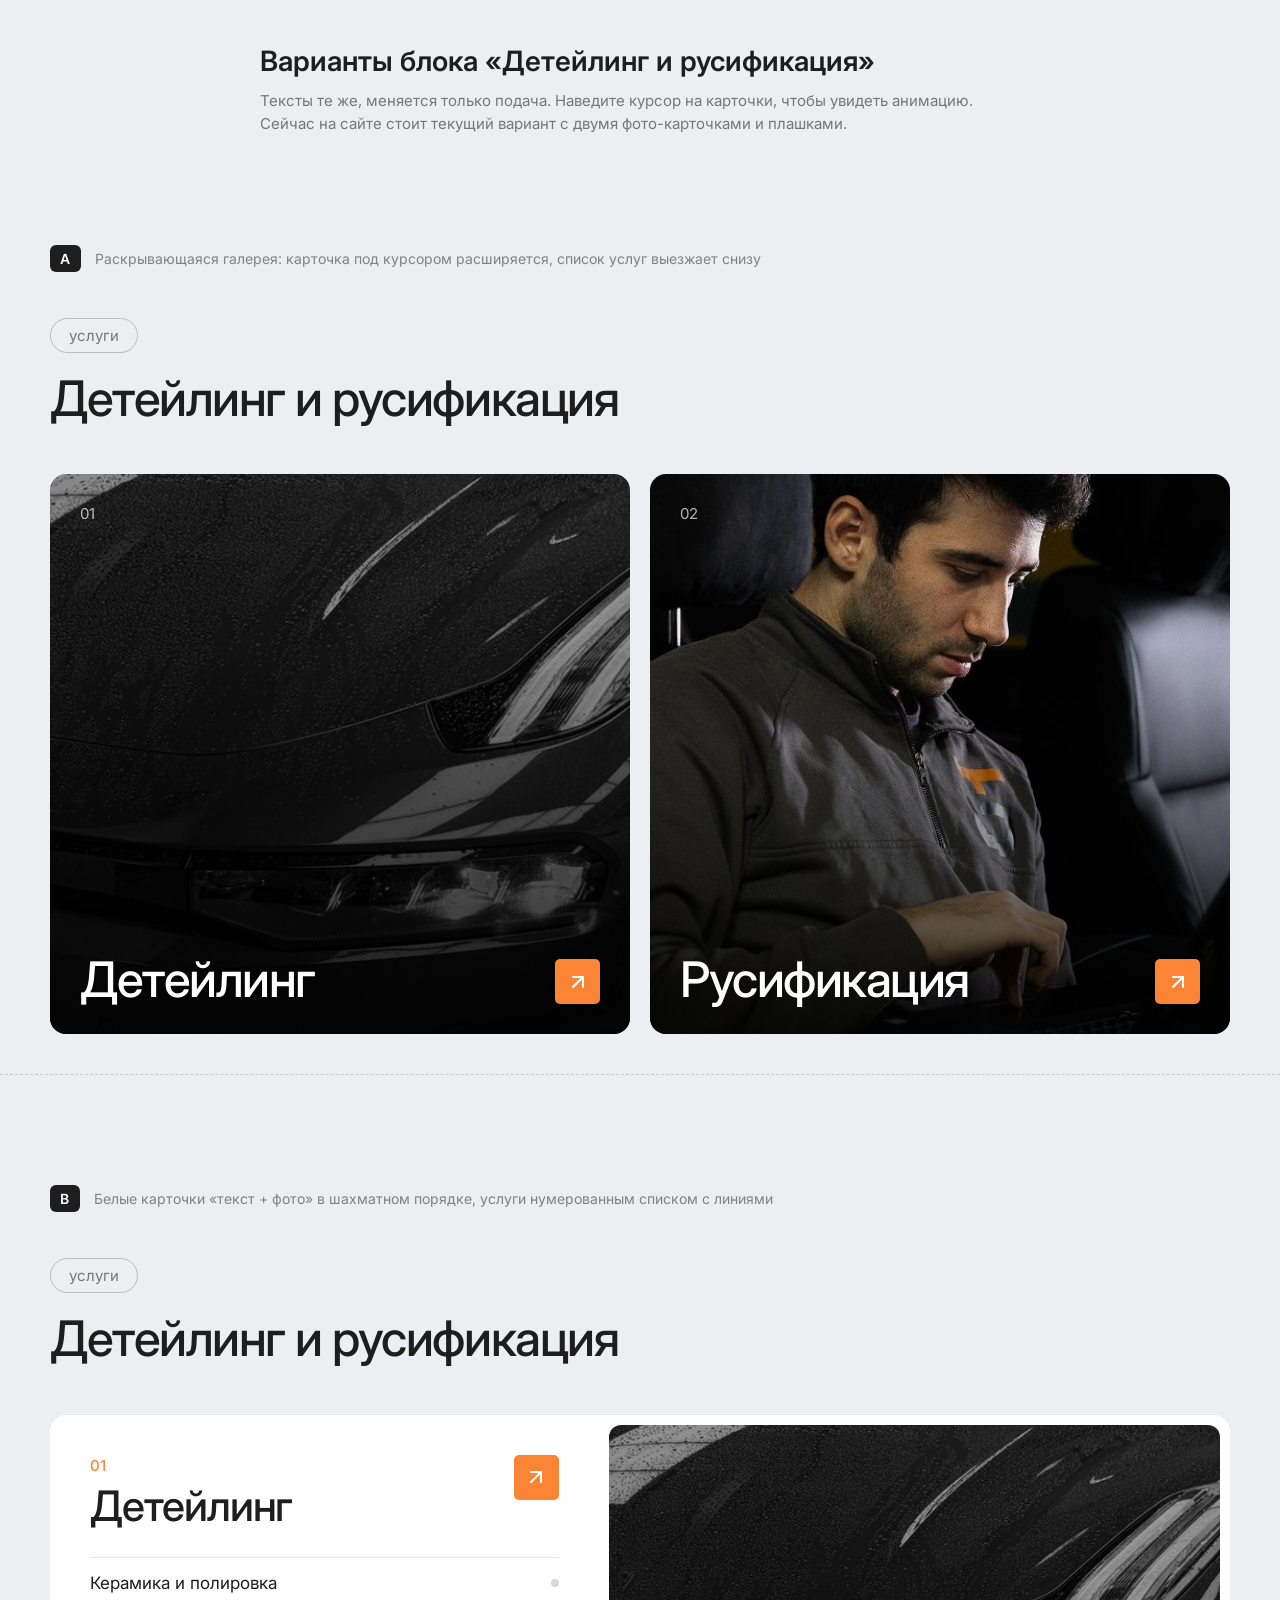
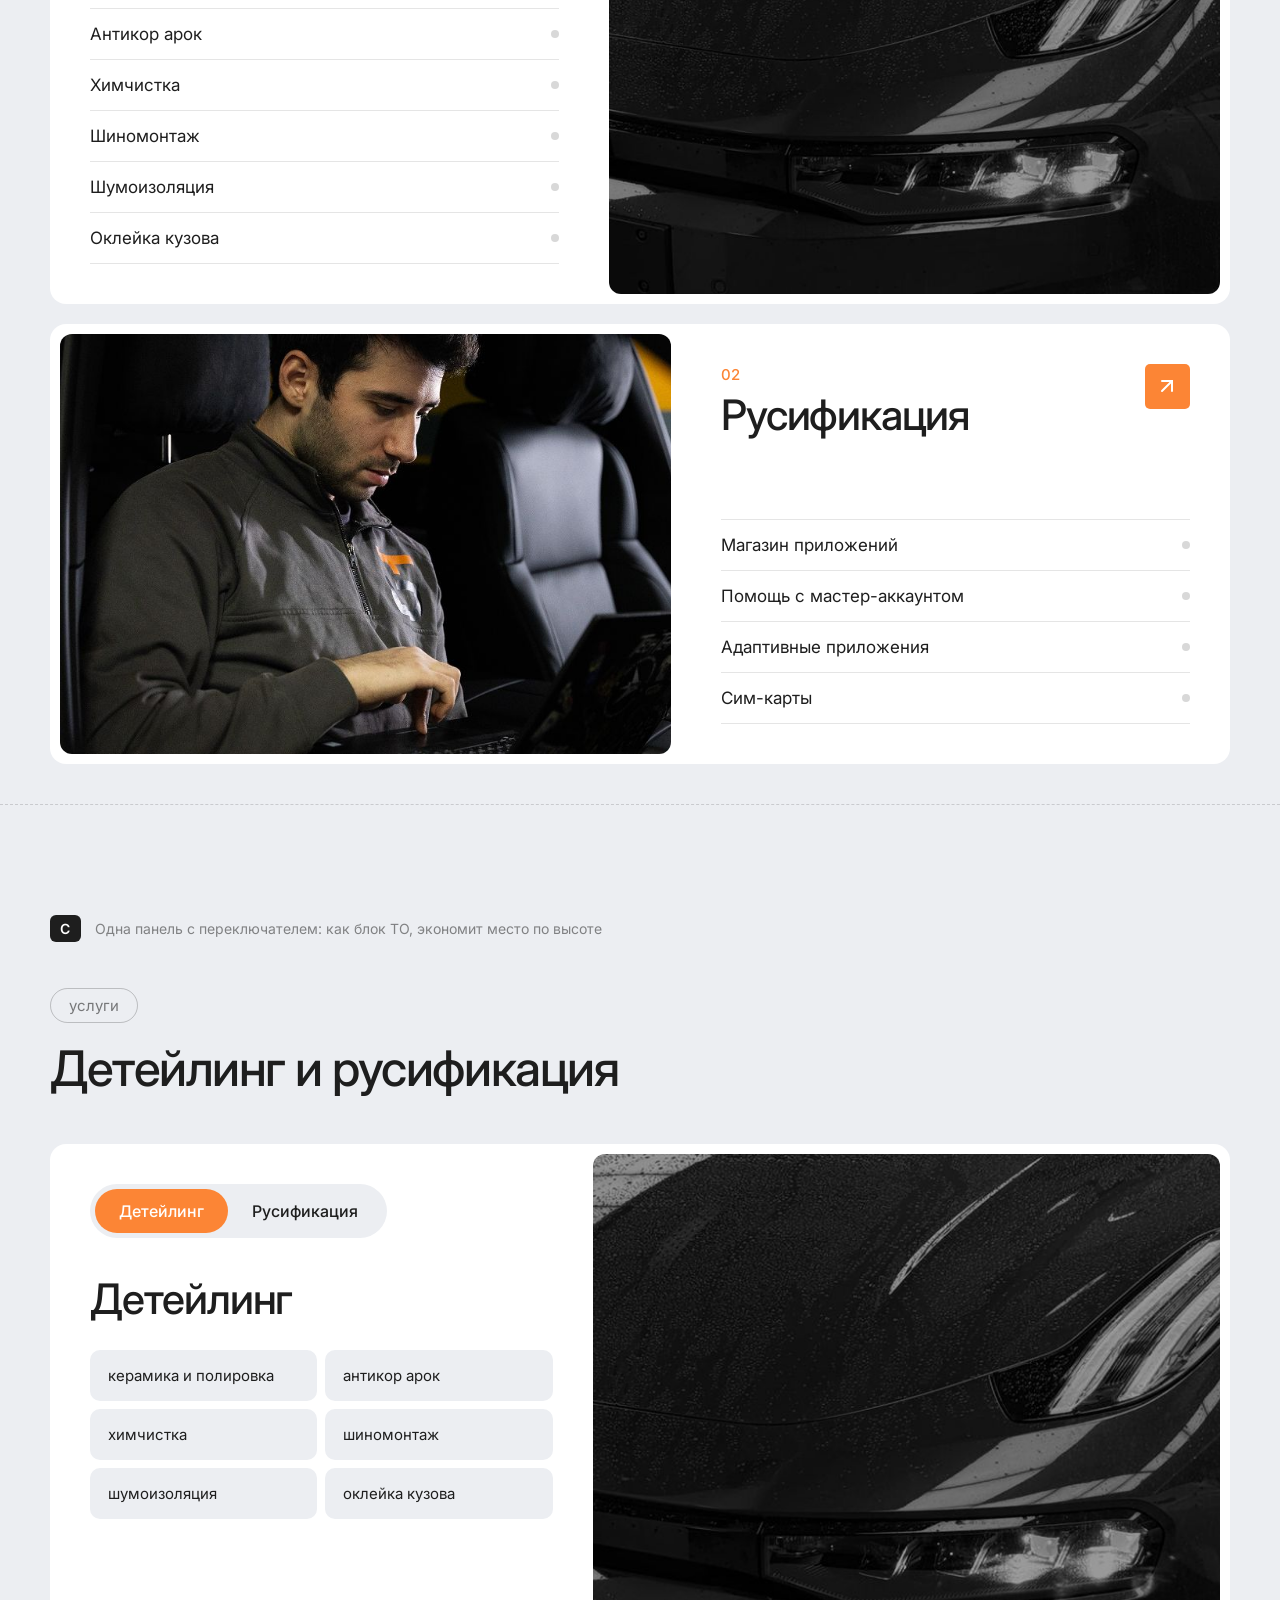
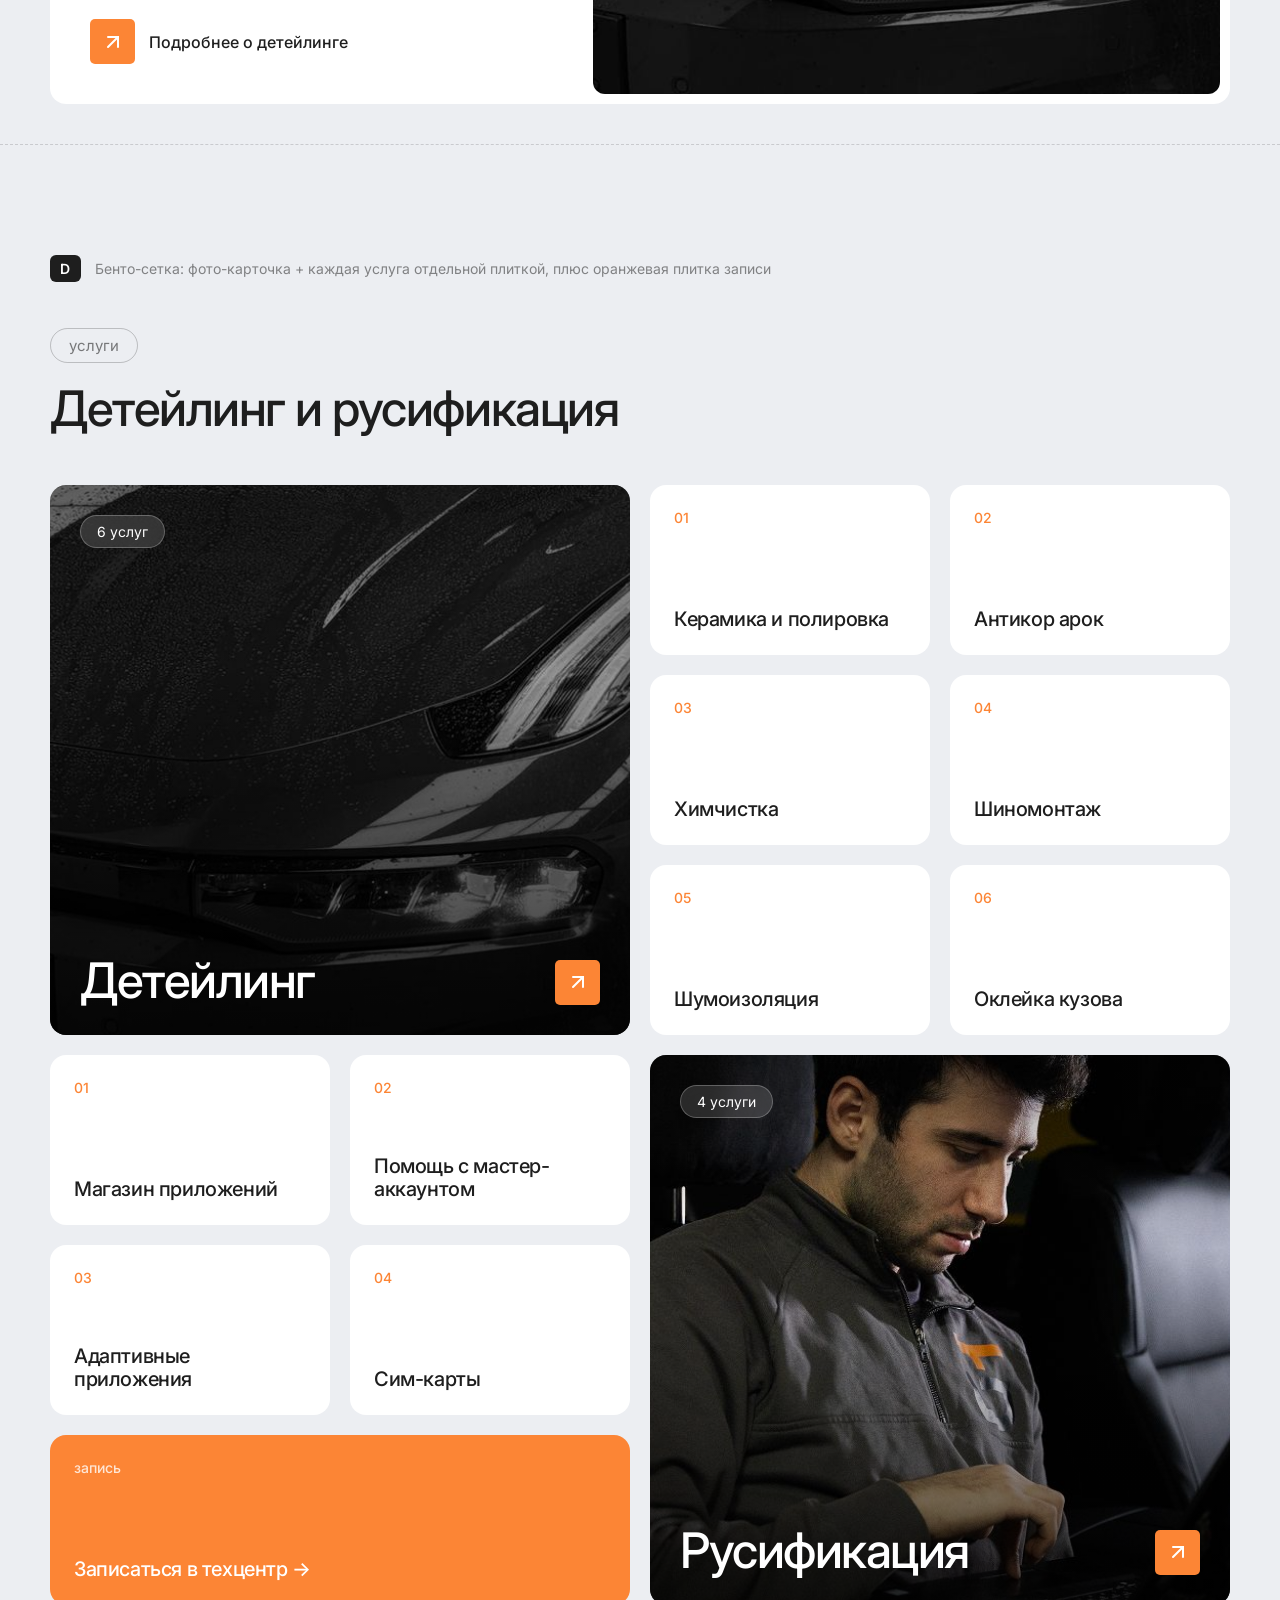
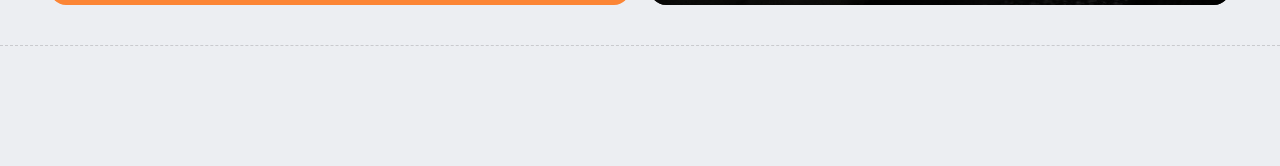
<file: variants-extra.html>
<!DOCTYPE html>
<html lang="ru">
<head>
<meta charset="UTF-8">
<meta name="viewport" content="width=device-width, initial-scale=1">
<title>GRAFIT — варианты блока «Детейлинг и русификация»</title>
<meta name="robots" content="noindex">
<link rel="stylesheet" href="https://fonts.googleapis.com/css2?family=Inter:wght@400;500;600;700&display=swap">
<style>
*{margin:0;padding:0;box-sizing:border-box}
body{font-family:'Inter',sans-serif;background:#eceef2;color:#1e1e1e;-webkit-font-smoothing:antialiased}
a{color:inherit;text-decoration:none}
img{display:block;max-width:100%}
.wrap{max-width:1440px;margin:0 auto;padding:0 50px}
.variant{padding:110px 0 40px;border-bottom:1px dashed rgba(40,40,40,.18)}
.v-label{display:flex;gap:14px;align-items:center;margin-bottom:46px;font-size:14px;color:rgba(40,40,40,.55)}
.v-label b{background:#1e1e1e;color:#fff;border-radius:6px;padding:5px 10px;font-weight:600;letter-spacing:.04em}
.tag{display:inline-block;padding:7px 18px;border:1px solid rgba(40,40,40,.25);border-radius:30px;font-size:15px;color:rgba(40,40,40,.6);margin-bottom:20px}
.title{font-size:49px;font-weight:500;letter-spacing:-1.47px;line-height:1.05;margin-bottom:50px;text-wrap:balance}
.arrow{width:45px;height:45px;flex-shrink:0;border-radius:5px;background:#fc8535;display:grid;place-items:center;transition:transform .3s,background .3s}
.arrow svg{width:18px;height:18px}
.top-note{padding:40px 0 0;font-size:15px;color:rgba(40,40,40,.6);max-width:760px;line-height:1.5}
.top-note h1{font-size:28px;color:#1e1e1e;font-weight:600;margin-bottom:8px}

/* ===== A: Expanding gallery ===== */
.va-grid{display:flex;gap:20px;height:560px}
.va-card{position:relative;flex:1;border-radius:16px;overflow:hidden;color:#fff;padding:30px;display:flex;flex-direction:column;justify-content:flex-end;isolation:isolate;transition:flex .7s cubic-bezier(.2,.7,.2,1)}
.va-card>img{position:absolute;inset:0;width:100%;height:100%;object-fit:cover;z-index:-2;transition:transform 1.2s}
.va-card::before{content:"";position:absolute;inset:0;z-index:-1;background:linear-gradient(180deg,rgba(0,0,0,.05) 30%,rgba(0,0,0,.8))}
.va-grid:hover .va-card{flex:.7}
.va-grid .va-card:hover{flex:1.6}
.va-card:hover>img{transform:scale(1.05)}
.va-num{position:absolute;top:30px;left:30px;font-size:15px;opacity:.7}
.va-row{display:flex;justify-content:space-between;align-items:flex-end;gap:20px}
.va-card h3{font-size:49px;font-weight:500;letter-spacing:-1.47px;line-height:1}
.va-list{display:grid;grid-template-rows:0fr;transition:grid-template-rows .6s,opacity .5s,margin .6s;opacity:0}
.va-list>div{overflow:hidden;display:flex;flex-wrap:wrap;gap:8px;max-width:520px}
.va-card:hover .va-list{grid-template-rows:1fr;opacity:1;margin-bottom:26px}
.va-list span{padding:9px 16px;border-radius:30px;background:rgba(255,255,255,.14);border:1px solid rgba(255,255,255,.25);backdrop-filter:blur(8px);font-size:14px;white-space:nowrap}
.va-card:hover .arrow{transform:translate(3px,-3px)}

/* ===== B: White card rows ===== */
.vb-list{display:flex;flex-direction:column;gap:20px}
.vb-card{display:grid;grid-template-columns:1fr 1.15fr;background:#fff;border-radius:16px;overflow:hidden;min-height:440px}
.vb-card:nth-child(2){grid-template-columns:1.15fr 1fr}
.vb-card:nth-child(2) .vb-photo{order:-1}
.vb-body{padding:40px;display:flex;flex-direction:column;min-width:0}
.vb-head{display:flex;justify-content:space-between;align-items:flex-start;margin-bottom:30px}
.vb-num{font-size:15px;color:#fc8535;font-weight:500}
.vb-body h3{font-size:42px;font-weight:500;letter-spacing:-1.2px;line-height:1;margin-top:10px}
.vb-items{list-style:none;margin-top:auto;border-top:1px solid rgba(40,40,40,.12)}
.vb-items li{display:flex;justify-content:space-between;align-items:center;padding:15px 0;border-bottom:1px solid rgba(40,40,40,.12);font-size:17px;transition:color .3s,padding .3s}
.vb-items li::after{content:"";width:8px;height:8px;border-radius:50%;background:rgba(40,40,40,.18);transition:background .3s,transform .3s}
.vb-items li:hover{color:#fc8535;padding-left:8px}
.vb-items li:hover::after{background:#fc8535;transform:scale(1.4)}
.vb-photo{position:relative;overflow:hidden;margin:10px;border-radius:12px}
.vb-photo img{position:absolute;inset:0;width:100%;height:100%;object-fit:cover;transition:transform 1.2s}
.vb-card:hover .vb-photo img{transform:scale(1.05)}
.vb-card:hover .arrow{transform:translate(3px,-3px)}

/* ===== C: Switcher panel ===== */
.vc-panel{background:#fff;border-radius:16px;padding:10px;display:grid;grid-template-columns:1fr 1.2fr;gap:10px;min-height:560px}
.vc-left{padding:30px;display:flex;flex-direction:column;min-width:0}
.vc-tabs{display:inline-flex;background:#eceef2;border-radius:40px;padding:5px;align-self:flex-start;position:relative}
.vc-tabs button{position:relative;z-index:1;border:0;background:none;font:500 16px 'Inter',sans-serif;padding:12px 24px;border-radius:40px;cursor:pointer;color:#1e1e1e;transition:color .4s}
.vc-tabs button.on{color:#fff}
.vc-pill{position:absolute;top:5px;bottom:5px;left:5px;border-radius:40px;background:#fc8535;transition:left .45s cubic-bezier(.2,.7,.2,1),width .45s cubic-bezier(.2,.7,.2,1)}
.vc-pane{display:none;flex-direction:column;flex:1;margin-top:40px;animation:vcIn .5s ease}
.vc-pane.on{display:flex}
@keyframes vcIn{from{opacity:0;transform:translateY(12px)}to{opacity:1;transform:none}}
.vc-pane h3{font-size:42px;font-weight:500;letter-spacing:-1.2px;line-height:1;margin-bottom:30px}
.vc-chips{display:grid;grid-template-columns:1fr 1fr;gap:8px}
.vc-chips span{background:#eceef2;border-radius:10px;padding:16px 18px;font-size:15px;transition:background .3s,color .3s}
.vc-chips span:hover{background:#1e1e1e;color:#fff}
.vc-more{margin-top:auto;padding-top:30px;display:flex;align-items:center;gap:14px;font-weight:500;font-size:16px}
.vc-more:hover .arrow{transform:translate(3px,-3px)}
.vc-photos{position:relative;border-radius:12px;overflow:hidden;min-height:360px}
.vc-photos img{position:absolute;inset:0;width:100%;height:100%;object-fit:cover;opacity:0;transform:scale(1.06);transition:opacity .6s,transform 1.4s cubic-bezier(.2,.7,.2,1)}
.vc-photos img.on{opacity:1;transform:none}

/* ===== D: Bento ===== */
.vd-grid{display:grid;grid-template-columns:repeat(4,1fr);grid-auto-rows:170px;gap:20px}
.vd-photo{position:relative;grid-column:span 2;grid-row:span 3;border-radius:16px;overflow:hidden;color:#fff;padding:30px;display:flex;flex-direction:column;justify-content:space-between;isolation:isolate}
.vd-photo>img{position:absolute;inset:0;width:100%;height:100%;object-fit:cover;z-index:-2;transition:transform 1.2s}
.vd-photo::before{content:"";position:absolute;inset:0;z-index:-1;background:linear-gradient(180deg,rgba(0,0,0,.35),rgba(0,0,0,0) 35%,rgba(0,0,0,.7))}
.vd-photo:hover>img{transform:scale(1.05)}
.vd-photo h3{font-size:49px;font-weight:500;letter-spacing:-1.47px;line-height:1}
.vd-photo .vd-row{display:flex;justify-content:space-between;align-items:flex-end}
.vd-photo:hover .arrow{transform:translate(3px,-3px)}
.vd-count{align-self:flex-start;padding:7px 16px;border-radius:30px;background:rgba(255,255,255,.14);border:1px solid rgba(255,255,255,.25);backdrop-filter:blur(8px);font-size:14px}
.vd-tile{background:#fff;border-radius:16px;padding:24px;display:flex;flex-direction:column;justify-content:space-between;transition:background .35s,color .35s,transform .35s}
.vd-tile i{font-style:normal;font-size:14px;color:#fc8535;font-weight:500;transition:color .35s}
.vd-tile span{font-size:20px;font-weight:500;letter-spacing:-.4px;line-height:1.15}
.vd-tile:hover{background:#1e1e1e;color:#fff;transform:translateY(-4px)}
.vd-tile.accent{background:#fc8535;color:#fff}
.vd-tile.accent i{color:#fff;opacity:.8}
.vd-tile.accent:hover{background:#e5751f}

/* ===== responsive ===== */
@media (max-width:1200px){.wrap{padding:0 24px}}
@media (max-width:900px){
  .wrap{padding:0 16px}
  .variant{padding-top:70px}
  .title{font-size:32px;letter-spacing:-.9px;margin-bottom:30px}
  .va-grid{flex-direction:column;height:auto;gap:12px}
  .va-card,.va-grid:hover .va-card,.va-grid .va-card:hover{flex:none;height:440px}
  .va-list{grid-template-rows:1fr;opacity:1;margin-bottom:22px}
  .va-list span{white-space:normal}
  .va-card h3,.vd-photo h3{font-size:34px;letter-spacing:-1px}
  .vb-card,.vb-card:nth-child(2){grid-template-columns:1fr}
  .vb-photo,.vb-card:nth-child(2) .vb-photo{order:-1;height:260px}
  .vb-body{padding:24px}
  .vb-body h3,.vc-pane h3{font-size:32px}
  .vc-panel{grid-template-columns:1fr}
  .vc-left{padding:16px}
  .vc-photos{order:-1;min-height:260px}
  .vc-chips{grid-template-columns:1fr}
  .vd-grid{grid-template-columns:1fr 1fr;grid-auto-rows:130px;gap:12px}
  .vd-photo{grid-row:span 3;padding:22px}
  .vd-tile{padding:16px}
  .vd-tile span{font-size:16px}
}
</style>
</head>
<body>

<div class="wrap top-note">
  <h1>Варианты блока «Детейлинг и русификация»</h1>
  Тексты те же, меняется только подача. Наведите курсор на карточки, чтобы увидеть анимацию. Сейчас на сайте стоит текущий вариант с двумя фото-карточками и плашками.
</div>

<!-- ============ A ============ -->
<section class="variant">
  <div class="wrap">
    <div class="v-label"><b>A</b> Раскрывающаяся галерея: карточка под курсором расширяется, список услуг выезжает снизу</div>
    <span class="tag">услуги</span>
    <h2 class="title">Детейлинг и&nbsp;русификация</h2>
    <div class="va-grid">
      <a href="https://grafit-service.ru/detailing" class="va-card">
        <img src="assets/site/detailing.jpg" alt="Детейлинг">
        <span class="va-num">01</span>
        <div class="va-list"><div>
          <span>керамика и полировка</span><span>антикор арок</span><span>химчистка</span><span>шиномонтаж</span><span>шумоизоляция</span><span>оклейка кузова</span>
        </div></div>
        <div class="va-row"><h3>Детейлинг</h3><span class="arrow"><svg viewBox="0 0 18 18" fill="none"><path d="M4 14L14 4M14 14V4H4" stroke="#fff" stroke-width="2" stroke-linecap="round"/></svg></span></div>
      </a>
      <a href="https://grafit-service.ru/russification" class="va-card">
        <img src="assets/site/russification.jpg" alt="Русификация">
        <span class="va-num">02</span>
        <div class="va-list"><div>
          <span>магазин приложений</span><span>помощь с мастер-аккаунтом</span><span>адаптивные приложения</span><span>сим-карты</span>
        </div></div>
        <div class="va-row"><h3>Русификация</h3><span class="arrow"><svg viewBox="0 0 18 18" fill="none"><path d="M4 14L14 4M14 14V4H4" stroke="#fff" stroke-width="2" stroke-linecap="round"/></svg></span></div>
      </a>
    </div>
  </div>
</section>

<!-- ============ B ============ -->
<section class="variant">
  <div class="wrap">
    <div class="v-label"><b>B</b> Белые карточки «текст + фото» в шахматном порядке, услуги нумерованным списком с линиями</div>
    <span class="tag">услуги</span>
    <h2 class="title">Детейлинг и&nbsp;русификация</h2>
    <div class="vb-list">
      <a href="https://grafit-service.ru/detailing" class="vb-card">
        <div class="vb-body">
          <div class="vb-head"><div><span class="vb-num">01</span><h3>Детейлинг</h3></div><span class="arrow"><svg viewBox="0 0 18 18" fill="none"><path d="M4 14L14 4M14 14V4H4" stroke="#fff" stroke-width="2" stroke-linecap="round"/></svg></span></div>
          <ul class="vb-items"><li>Керамика и полировка</li><li>Антикор арок</li><li>Химчистка</li><li>Шиномонтаж</li><li>Шумоизоляция</li><li>Оклейка кузова</li></ul>
        </div>
        <div class="vb-photo"><img src="assets/site/detailing.jpg" alt="Детейлинг"></div>
      </a>
      <a href="https://grafit-service.ru/russification" class="vb-card">
        <div class="vb-body">
          <div class="vb-head"><div><span class="vb-num">02</span><h3>Русификация</h3></div><span class="arrow"><svg viewBox="0 0 18 18" fill="none"><path d="M4 14L14 4M14 14V4H4" stroke="#fff" stroke-width="2" stroke-linecap="round"/></svg></span></div>
          <ul class="vb-items"><li>Магазин приложений</li><li>Помощь с мастер-аккаунтом</li><li>Адаптивные приложения</li><li>Сим-карты</li></ul>
        </div>
        <div class="vb-photo"><img src="assets/site/russification.jpg" alt="Русификация"></div>
      </a>
    </div>
  </div>
</section>

<!-- ============ C ============ -->
<section class="variant">
  <div class="wrap">
    <div class="v-label"><b>C</b> Одна панель с переключателем: как блок ТО, экономит место по высоте</div>
    <span class="tag">услуги</span>
    <h2 class="title">Детейлинг и&nbsp;русификация</h2>
    <div class="vc-panel">
      <div class="vc-left">
        <div class="vc-tabs" id="vcTabs">
          <span class="vc-pill"></span>
          <button class="on" data-i="0">Детейлинг</button>
          <button data-i="1">Русификация</button>
        </div>
        <div class="vc-pane on">
          <h3>Детейлинг</h3>
          <div class="vc-chips"><span>керамика и полировка</span><span>антикор арок</span><span>химчистка</span><span>шиномонтаж</span><span>шумоизоляция</span><span>оклейка кузова</span></div>
          <a class="vc-more" href="https://grafit-service.ru/detailing"><span class="arrow"><svg viewBox="0 0 18 18" fill="none"><path d="M4 14L14 4M14 14V4H4" stroke="#fff" stroke-width="2" stroke-linecap="round"/></svg></span>Подробнее о детейлинге</a>
        </div>
        <div class="vc-pane">
          <h3>Русификация</h3>
          <div class="vc-chips"><span>магазин приложений</span><span>помощь с мастер-аккаунтом</span><span>адаптивные приложения</span><span>сим-карты</span></div>
          <a class="vc-more" href="https://grafit-service.ru/russification"><span class="arrow"><svg viewBox="0 0 18 18" fill="none"><path d="M4 14L14 4M14 14V4H4" stroke="#fff" stroke-width="2" stroke-linecap="round"/></svg></span>Подробнее о русификации</a>
        </div>
      </div>
      <div class="vc-photos">
        <img class="on" src="assets/site/detailing.jpg" alt="Детейлинг">
        <img src="assets/site/russification.jpg" alt="Русификация">
      </div>
    </div>
  </div>
</section>

<!-- ============ D ============ -->
<section class="variant">
  <div class="wrap">
    <div class="v-label"><b>D</b> Бенто-сетка: фото-карточка + каждая услуга отдельной плиткой, плюс оранжевая плитка записи</div>
    <span class="tag">услуги</span>
    <h2 class="title">Детейлинг и&nbsp;русификация</h2>
    <div class="vd-grid">
      <a href="https://grafit-service.ru/detailing" class="vd-photo">
        <img src="assets/site/detailing.jpg" alt="Детейлинг">
        <span class="vd-count">6 услуг</span>
        <div class="vd-row"><h3>Детейлинг</h3><span class="arrow"><svg viewBox="0 0 18 18" fill="none"><path d="M4 14L14 4M14 14V4H4" stroke="#fff" stroke-width="2" stroke-linecap="round"/></svg></span></div>
      </a>
      <a class="vd-tile" href="https://grafit-service.ru/detailing"><i>01</i><span>Керамика и полировка</span></a>
      <a class="vd-tile" href="https://grafit-service.ru/detailing"><i>02</i><span>Антикор арок</span></a>
      <a class="vd-tile" href="https://grafit-service.ru/detailing"><i>03</i><span>Химчистка</span></a>
      <a class="vd-tile" href="https://grafit-service.ru/detailing"><i>04</i><span>Шиномонтаж</span></a>
      <a class="vd-tile" href="https://grafit-service.ru/detailing"><i>05</i><span>Шумоизоляция</span></a>
      <a class="vd-tile" href="https://grafit-service.ru/detailing"><i>06</i><span>Оклейка кузова</span></a>

      <a class="vd-tile" href="https://grafit-service.ru/russification"><i>01</i><span>Магазин приложений</span></a>
      <a class="vd-tile" href="https://grafit-service.ru/russification"><i>02</i><span>Помощь с мастер-аккаунтом</span></a>
      <a href="https://grafit-service.ru/russification" class="vd-photo">
        <img src="assets/site/russification.jpg" alt="Русификация">
        <span class="vd-count">4 услуги</span>
        <div class="vd-row"><h3>Русификация</h3><span class="arrow"><svg viewBox="0 0 18 18" fill="none"><path d="M4 14L14 4M14 14V4H4" stroke="#fff" stroke-width="2" stroke-linecap="round"/></svg></span></div>
      </a>
      <a class="vd-tile" href="https://grafit-service.ru/russification"><i>03</i><span>Адаптивные приложения</span></a>
      <a class="vd-tile" href="https://grafit-service.ru/russification"><i>04</i><span>Сим-карты</span></a>
      <a class="vd-tile accent" href="index.html#contact" style="grid-column:span 2"><i>запись</i><span>Записаться в&nbsp;техцентр →</span></a>
    </div>
  </div>
</section>

<div style="height:120px"></div>

<script>
(function(){
  var tabs=document.getElementById('vcTabs'),btns=tabs.querySelectorAll('button'),pill=tabs.querySelector('.vc-pill');
  var panes=document.querySelectorAll('.vc-pane'),imgs=document.querySelectorAll('.vc-photos img');
  function place(b){pill.style.left=b.offsetLeft+'px';pill.style.width=b.offsetWidth+'px'}
  btns.forEach(function(b){b.addEventListener('click',function(){
    var i=+b.dataset.i;
    btns.forEach(function(x){x.classList.toggle('on',x===b)});
    panes.forEach(function(p,j){p.classList.toggle('on',j===i)});
    imgs.forEach(function(m,j){m.classList.toggle('on',j===i)});
    place(b);
  })});
  window.addEventListener('load',function(){place(tabs.querySelector('.on'))});
  window.addEventListener('resize',function(){place(tabs.querySelector('.on'))});
  place(btns[0]);
})();
</script>
</body>
</html>
</file>
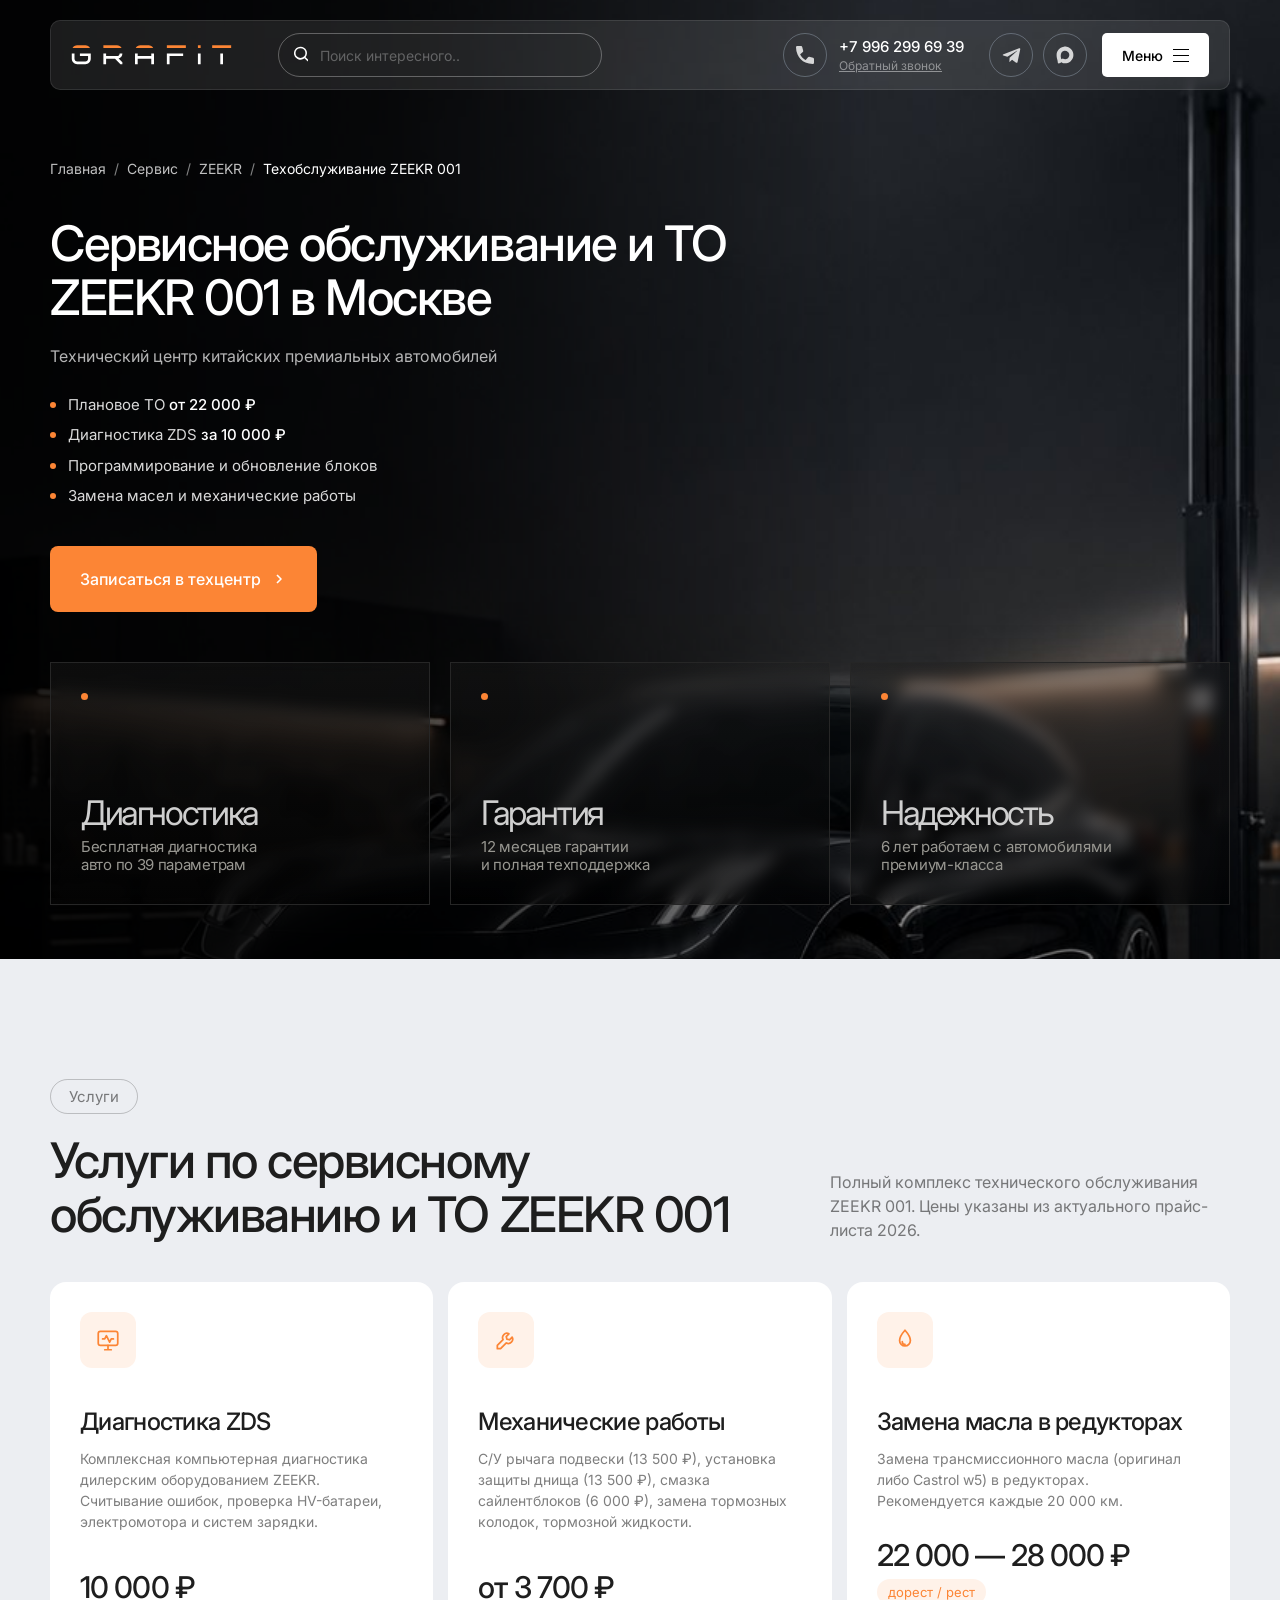
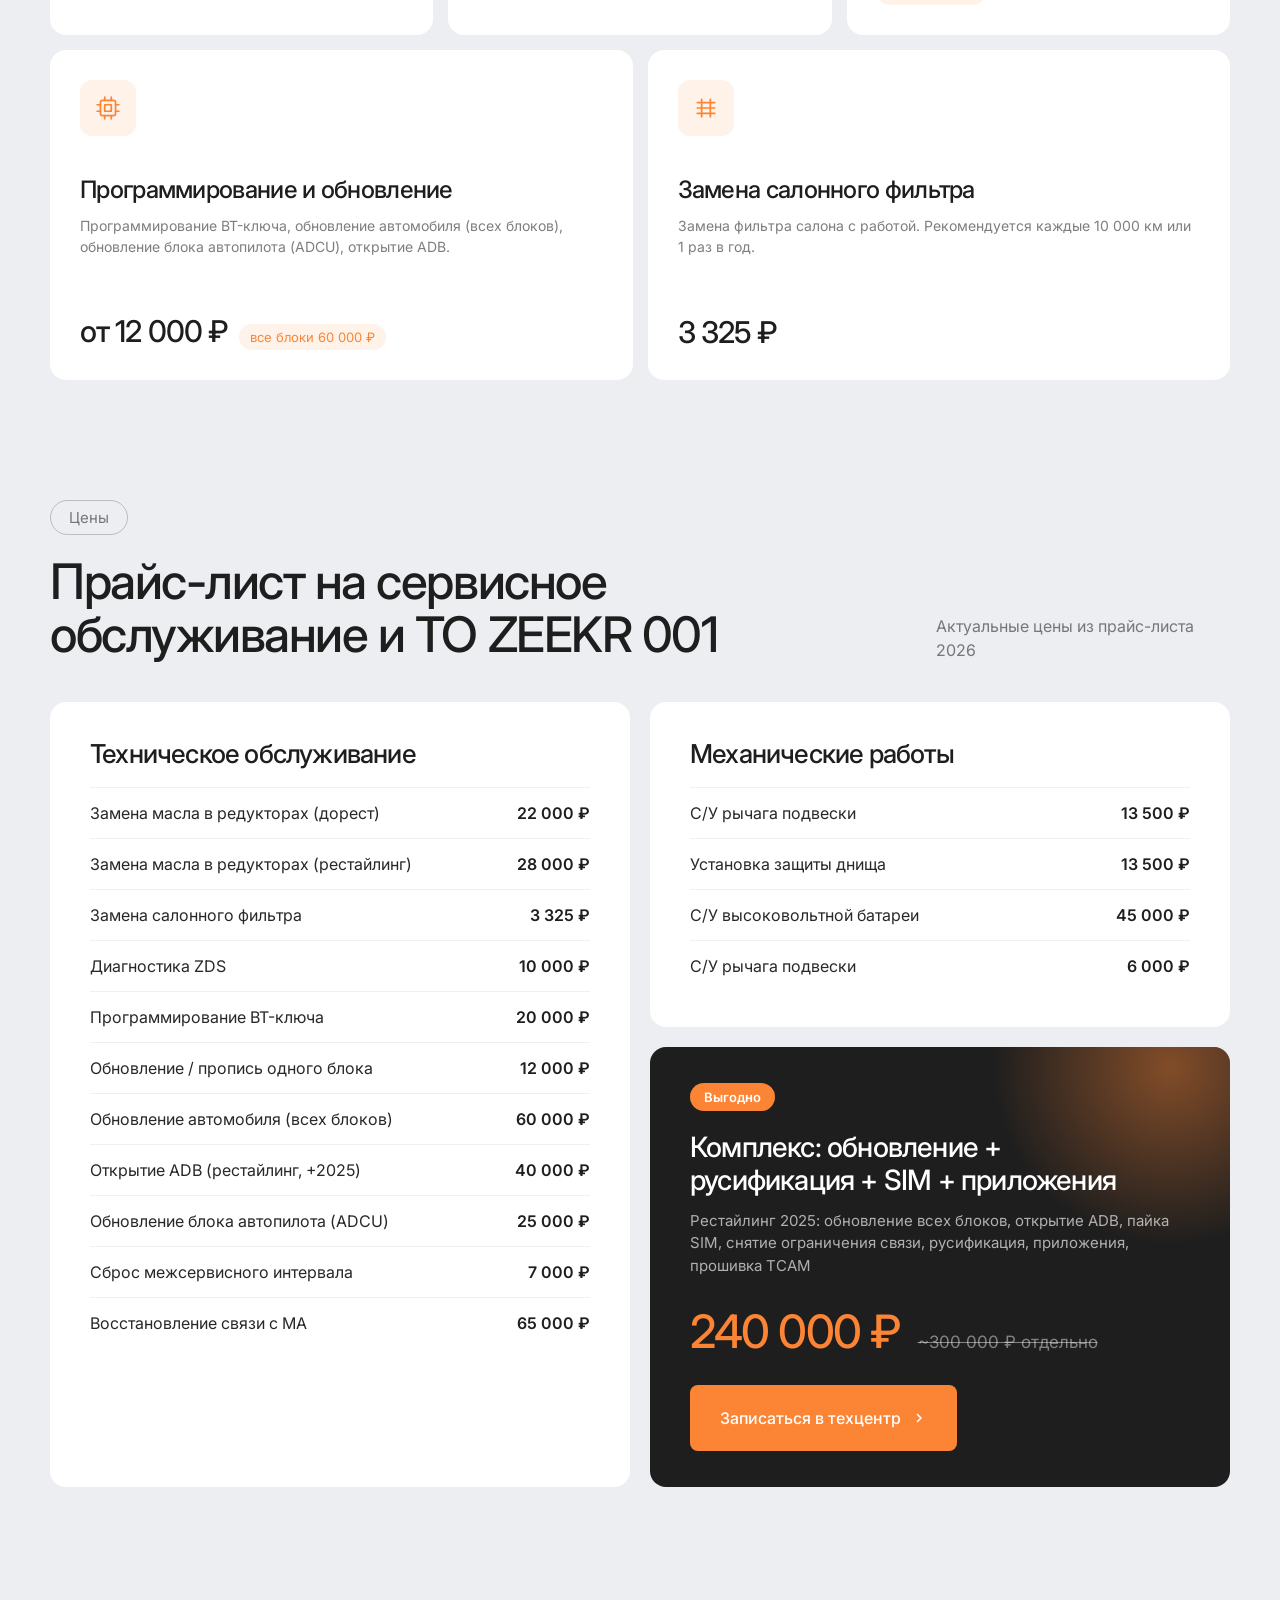
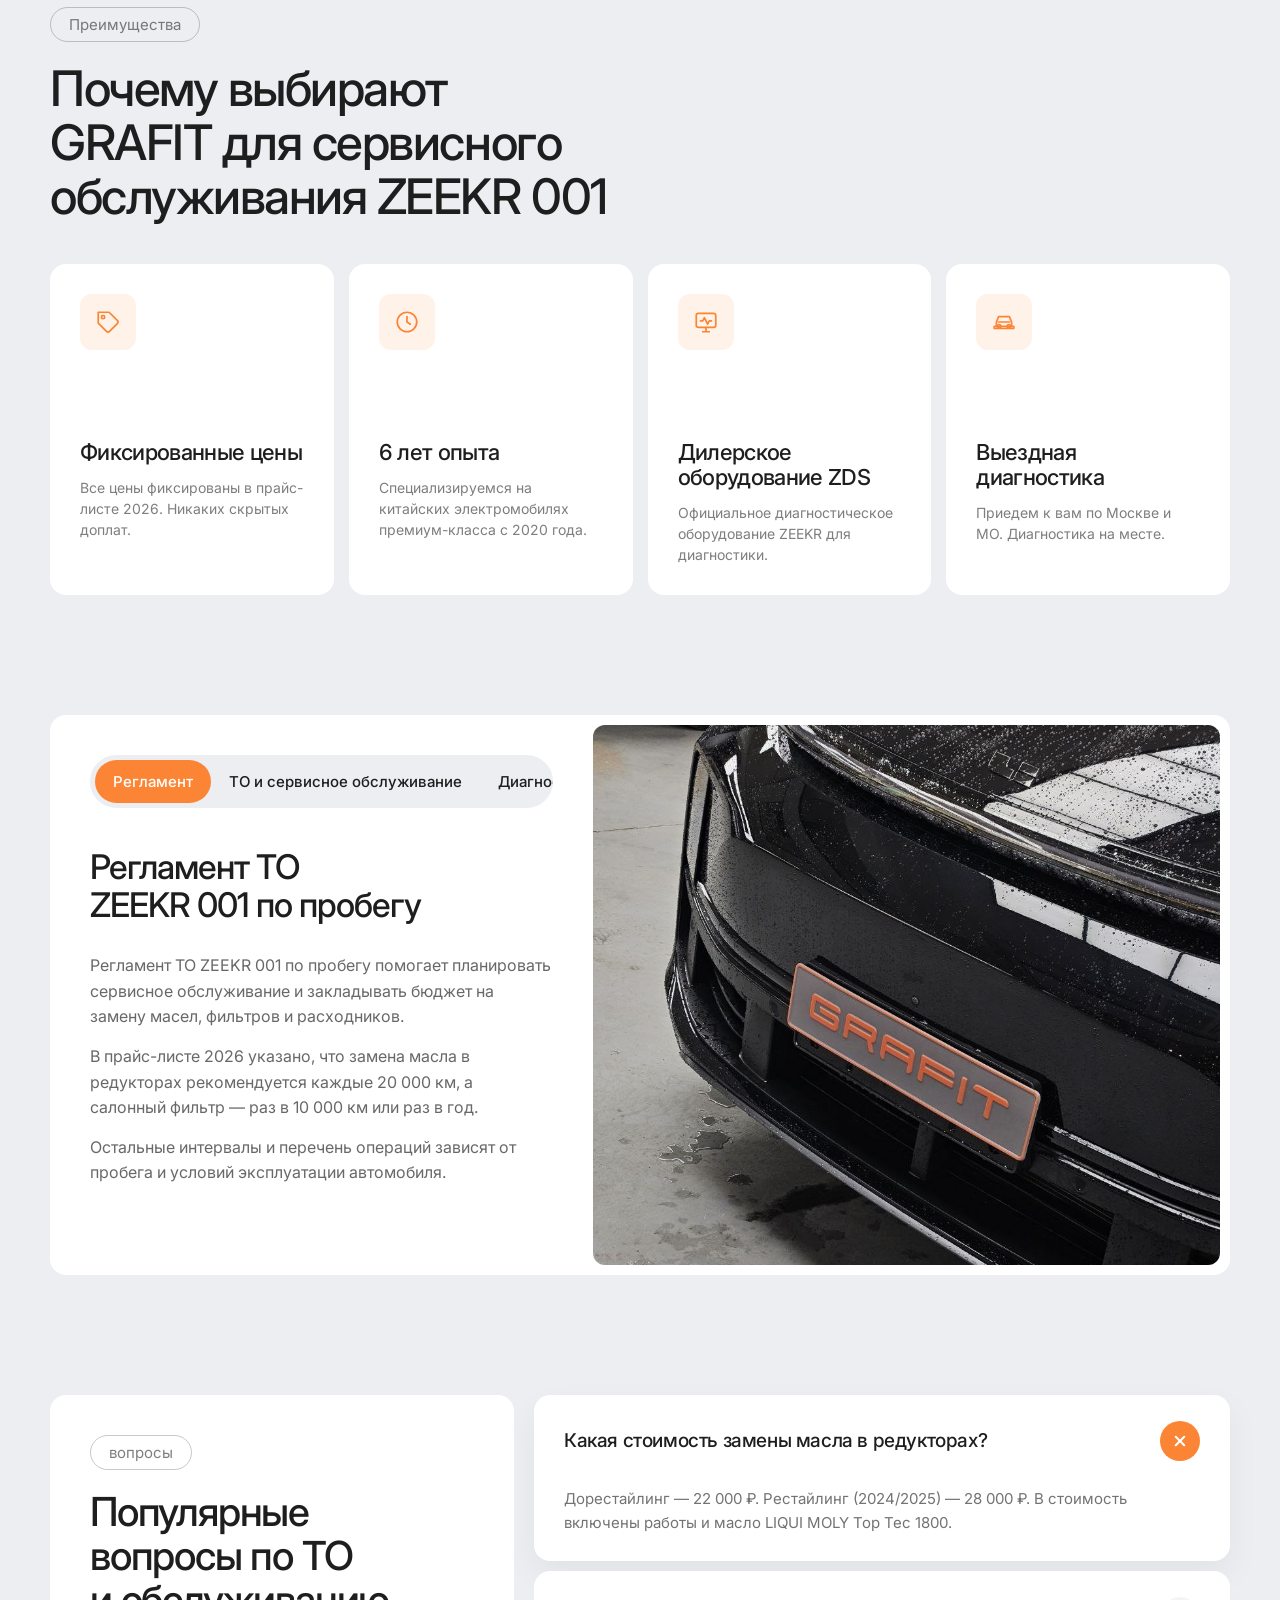
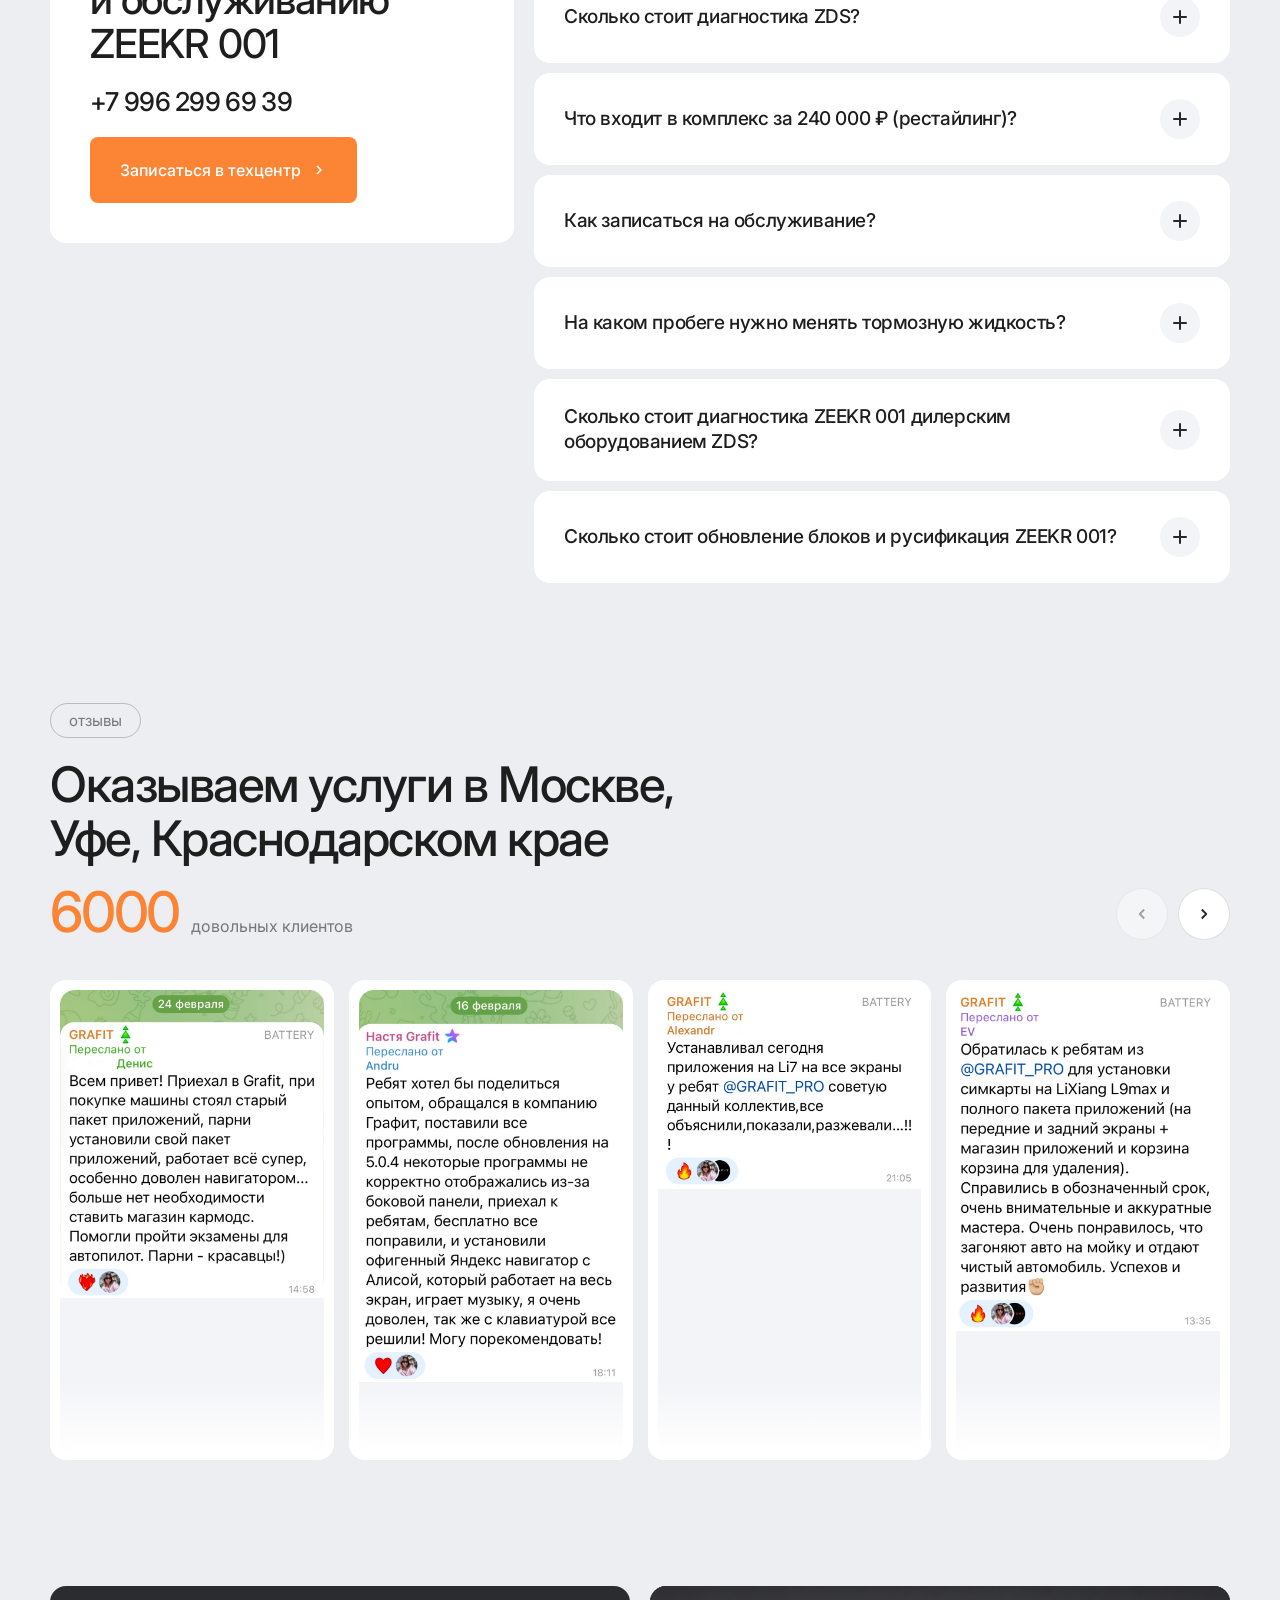
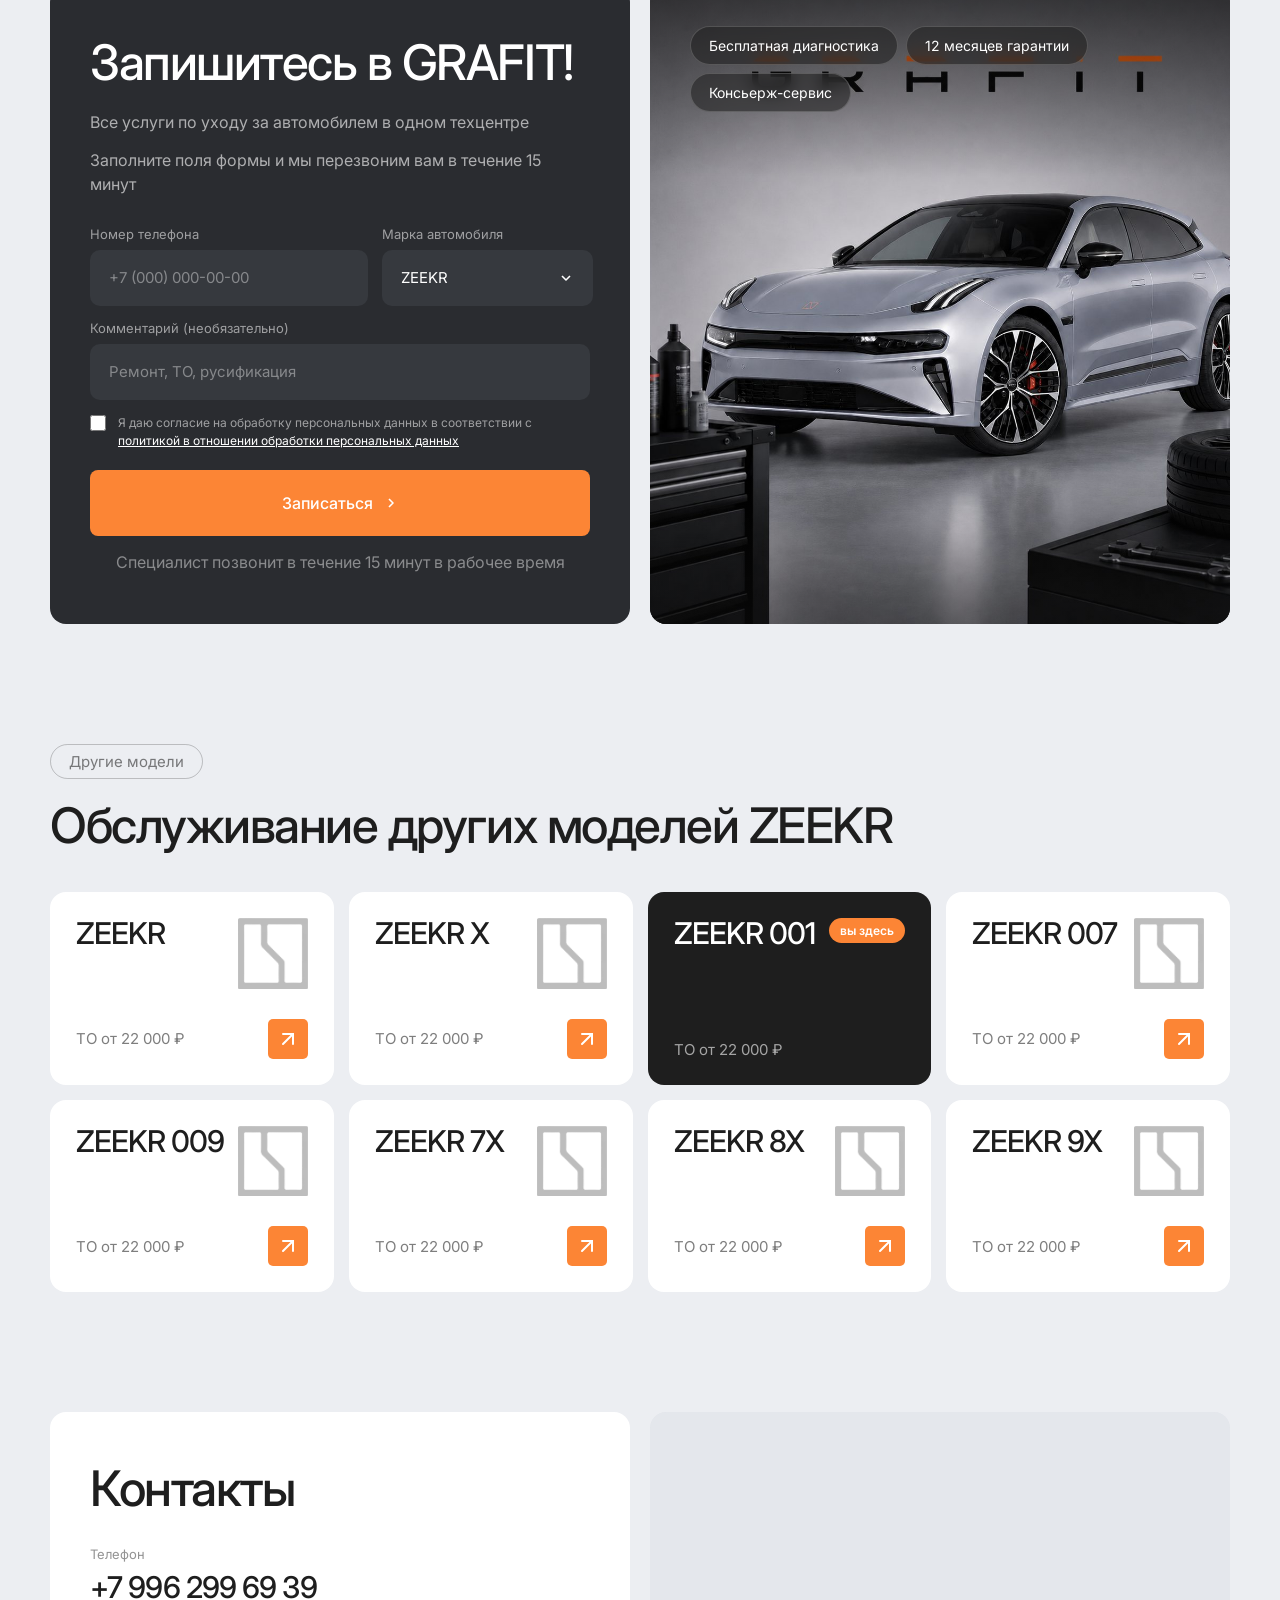
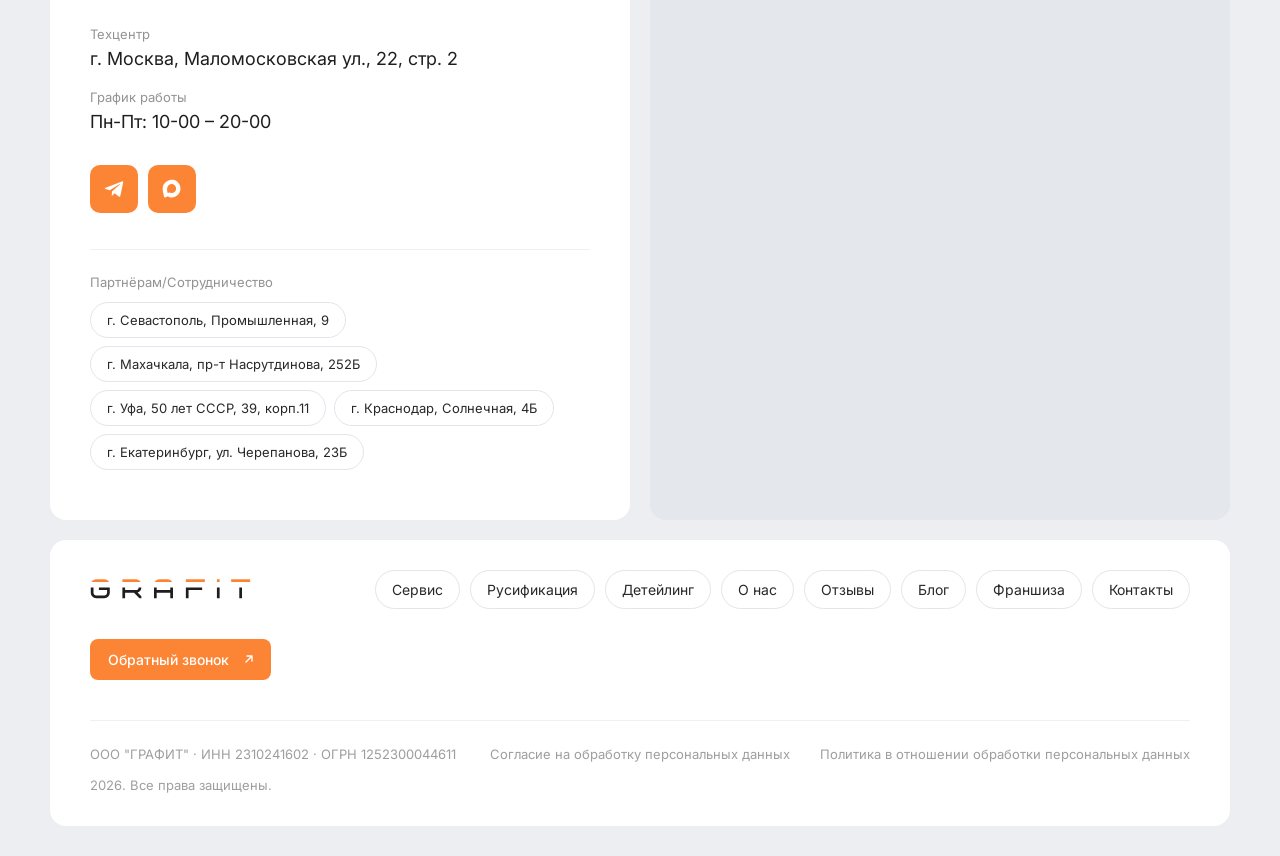
<file: zeekr-001.html>
<!DOCTYPE html>
<html lang="ru">
<head>
<meta charset="UTF-8">
<meta name="viewport" content="width=device-width, initial-scale=1.0">
<meta name="format-detection" content="telephone=no, date=no, address=no, email=no">
<title>Сервисное обслуживание и ТО ZEEKR 001 в Москве — GRAFIT</title>
<meta name="description" content="Полный комплекс технического обслуживания ZEEKR 001. Цены из актуального прайс-листа 2026.">
<link rel="stylesheet" href="https://fonts.googleapis.com/css2?family=Inter:wght@400;500;600;700;800&display=swap">
<link rel="stylesheet" href="assets/css/main.css?v=27">
<link rel="stylesheet" href="assets/css/model.css?v=13">
</head>
<body>

<!-- Mobile Nav -->
<nav class="mobile-nav" id="mobileNav">
  <div class="mobile-nav-header">
    <img src="assets/logo.svg" alt="GRAFIT" style="height: 20px; filter: brightness(0);">
    <button class="mobile-nav-close" id="menuClose">
      <svg width="24" height="24" viewBox="0 0 24 24" fill="none" stroke="#1e1e1e" stroke-width="2"><path d="M18 6 6 18M6 6l12 12"/></svg>
    </button>
  </div>
  <a href="index.html#services">Сервис</a>
  <a href="https://grafit-service.ru/russification">Русификация</a>
  <a href="https://grafit-service.ru/detailing">Детейлинг</a>
  <a href="index.html#about">О нас</a>
  <a href="https://grafit-service.ru/reviews">Отзывы</a>
  <a href="https://grafit-service.ru/franchise">Партнёрам</a>
  <a href="https://grafit-service.ru/blog/">Блог</a>
  <a href="https://grafit-service.ru/contacts/">Контакты</a>
  <a href="#contact">Записаться</a>
  <div class="mobile-nav-phone">
    <a href="tel:+79962996939">+7&nbsp;996&nbsp;299 69 39</a>
  </div>
</nav>

<!-- HERO SECTION (header + text + feature cards — all over the same bg photo) -->
<section class="hero hero--model">
  <div class="hero-bg">
    <picture>
      <source media="(max-width: 900px)" srcset="assets/zeekr-001/hero-mobile.jpg">
      <img src="assets/zeekr-001/hero-garage.jpg" alt="">
    </picture>
  </div>
  <div class="hero-overlay"></div>

  <!-- Header -->
  <header class="header">
    <div class="header-left">
      <a class="logo" href="index.html"><img src="assets/logo.svg" alt="GRAFIT"></a>
      <div class="search-bar">
        <svg width="16" height="18" viewBox="0 0 15.9233 18.1783" fill="none"><path d="M7.083 0C5.953 0 4.84.27 3.836.788A5.92 5.92 0 001.312 2.977 5.92 5.92 0 00.072 6.078a5.92 5.92 0 00.319 3.326 5.92 5.92 0 001.808 2.809 5.92 5.92 0 002.894 1.668 5.92 5.92 0 003.337.156 5.92 5.92 0 003.037-1.39l3.044 3.043a.83.83 0 001.178-.001.83.83 0 00-.001-1.178l-3.043-3.043a5.92 5.92 0 001.479-3.622 5.92 5.92 0 00-.669-3.855A5.92 5.92 0 0010.843 1.08 5.92 5.92 0 007.083 0zm-5.417 7.083a5.417 5.417 0 1110.833 0 5.417 5.417 0 01-10.833 0z" fill-rule="evenodd" clip-rule="evenodd" fill="white"/></svg>
        <input type="text" placeholder="Поиск интересного..">
      </div>
    </div>
    <div class="header-right">
      <div class="header-contact">
        <a href="tel:+79962996939" class="icon-btn" aria-label="Позвонить"><svg width="18" height="18" viewBox="0 0 15.333 15.333" fill="none"><path d="M14.333 11v3.333c-2.298 0-4.225-.412-5.833-1.104C5.3 11.852 3.353 9.371 2.25 6.833 1.333 4.727 1 2.582 1 1h3.333L5.167 4.333 2.25 6.833c1.103 2.538 3.049 5.019 6.25 6.396L11 10.167 14.333 11z" fill="white"/><path d="M8.5 13.229c1.608.692 3.535 1.104 5.833 1.104V11l-3.333-.833L8.5 13.229zm0 0C5.3 11.852 3.353 9.371 2.25 6.833m0 0C1.333 4.727 1 2.582 1 1h3.333L5.167 4.333 2.25 6.833z" stroke="white" stroke-width="2" stroke-linecap="round" stroke-linejoin="round"/></svg></a>
        <div class="header-phone-area">
          <a href="tel:+79962996939" class="header-phone-num">+7&nbsp;996&nbsp;299 69 39</a>
          <a href="#contact" class="header-callback">Обратный звонок</a>
        </div>
      </div>
      <div class="header-icons">
        <a href="https://t.me/GRAFIT_PRO" target="_blank" rel="noopener" class="icon-btn" aria-label="Telegram"><svg width="21" height="21" viewBox="0 0 19 19" fill="none"><path d="M16.3587 2.9426L2.32242 8.35523C1.3645 8.73998 1.37004 9.27435 2.14667 9.51265L5.75033 10.6368L14.0882 5.37619C14.4824 5.13631 14.8426 5.26535 14.5465 5.52819L7.79125 11.6248H7.78967L7.79125 11.6256L7.54267 15.3401C7.90683 15.3401 8.06754 15.1731 8.27179 14.9759L10.0222 13.2739L13.663 15.9631C14.3344 16.3329 14.8165 16.1429 14.9835 15.3417L17.3736 4.07785C17.6182 3.09698 16.9991 2.65285 16.3587 2.9426Z" fill="white"/></svg></a>
        <a href="https://max.ru/u/f9LHodD0cOLai6HgDNYMVW7nzTwiBn-njrMfS6llTyIPvpFTBuDhClZpkZg" target="_blank" rel="noopener" class="icon-btn" aria-label="MAX"><svg width="20" height="20" viewBox="0 0 20 20" fill="none"><path d="M8.86598 1.6775C9.60974 1.56074 10.8147 1.57778 11.5973 1.7171C13.2019 2.00282 14.7897 2.83082 15.927 3.97586C17.5561 5.61602 18.4031 7.68267 18.4001 10.0091C18.3983 11.4063 18.1204 12.596 17.5111 13.8155C16.5419 15.7554 14.7143 17.3189 12.6319 17.989C11.3392 18.4049 9.57326 18.4827 8.37663 18.1769C7.95219 18.0683 7.33071 17.7672 6.82431 17.4251C6.62235 17.2887 6.44655 17.1767 6.43239 17.1756C6.41979 17.1756 6.33003 17.2553 6.23307 17.3525C5.62059 17.9673 4.49859 18.4367 3.73491 18.3978C3.31263 18.3764 3.082 18.2732 2.9248 18.0352C2.8222 17.8796 2.80431 17.7898 2.76819 17.2328C2.72439 16.5552 2.59216 15.8213 2.33908 14.8509C2.00176 13.5569 1.96372 13.405 1.89352 13.0505C1.65064 11.8228 1.5736 10.9286 1.6078 9.75735C1.62148 9.28791 1.645 8.84223 1.66036 8.76591C1.67572 8.69079 1.70908 8.50827 1.73476 8.36151C1.84456 7.73595 2.12476 6.91035 2.44744 6.25875C3.07947 4.98291 4.05555 3.88646 5.31459 3.0383C6.35223 2.3393 7.53471 1.88642 8.86598 1.6775ZM12.9352 6.88863C12.0091 6.00915 10.7517 5.5883 9.49766 5.73782C8.99043 5.79831 8.33402 6.02691 7.90695 6.29067C6.13071 7.38783 5.39379 9.69951 5.89047 12.6174C6.02859 13.4285 6.33711 14.2136 6.54399 14.2804C6.68331 14.3248 6.99111 14.1638 7.39467 13.8341L7.76355 13.532L8.18835 13.7484C8.99618 14.1605 9.6593 14.2973 10.4281 14.2101C11.6862 14.0672 12.7198 13.4889 13.4519 12.5174C13.7759 12.0874 13.9812 11.6723 14.1601 11.0862C14.2716 10.7211 14.2842 10.6115 14.2839 9.99591C14.2834 9.20259 14.2057 8.83683 13.9018 8.19879C13.6527 7.67595 13.3921 7.32279 12.9352 6.88863Z" fill-rule="evenodd" clip-rule="evenodd" fill="white"/></svg></a>
      </div>
      <button class="menu-btn" id="menuOpen">
        Меню
        <div class="hamburger"><span></span><span></span><span></span></div>
      </button>
    </div>
  </header>

  <!-- Hero Text -->
  <div class="hero-content">
    <nav class="crumbs" aria-label="Хлебные крошки"><a href="index.html">Главная</a>/<a href="index.html#services">Сервис</a>/<a href="https://grafit-service.ru/zeekr-service">ZEEKR</a>/<span aria-current="page">Техобслуживание ZEEKR 001</span></nav>
    <h1 class="hero-title">Сервисное обслуживание и&nbsp;ТО ZEEKR&nbsp;001 в&nbsp;Москве</h1>
    <p class="hero-subtitle">Технический центр китайских премиальных автомобилей</p>
    <ul class="hero-points">
      <li>Плановое ТО <b>от 22&nbsp;000&nbsp;₽</b></li>
      <li>Диагностика ZDS <b>за 10&nbsp;000&nbsp;₽</b></li>
      <li>Программирование и обновление блоков</li>
      <li>Замена масел и механические работы</li>
    </ul>
    <a href="#contact" class="btn-primary">
      Записаться в техцентр
      <svg width="16" height="16" viewBox="0 0 16 16" fill="none"><path d="M6 4L10 8L6 12" stroke-width="1.6" stroke-linejoin="round" stroke="white"/></svg>
    </a>
  </div>

  <div class="features-strip">
    <div class="feature-card"><div class="feature-dot"></div><h3>Диагностика</h3><p>Бесплатная диагностика<br>авто по 39 параметрам</p></div>
    <div class="feature-card"><div class="feature-dot"></div><h3>Гарантия</h3><p>12 месяцев гарантии<br>и полная техподдержка</p></div>
    <div class="feature-card"><div class="feature-dot"></div><h3>Надежность</h3><p>6 лет работаем с автомобилями<br>премиум-класса</p></div>
  </div>
</section>

<div class="container">
  <!-- SERVICES -->
  <section class="section" id="services">
    <div class="section-head fade-up">
      <div>
        <span class="tag">Услуги</span>
        <h2 class="section-title">Услуги по&nbsp;сервисному обслуживанию и&nbsp;ТО ZEEKR&nbsp;001</h2>
      </div>
      <p class="section-lead">Полный комплекс технического обслуживания ZEEKR 001. Цены указаны из&nbsp;актуального прайс-листа 2026.</p>
    </div>
    <div class="svc-grid">
      <article class="svc-card fade-up">
        <div class="adv-icon"><svg width="26" height="26" viewBox="0 0 24 24" fill="none" stroke="currentColor" stroke-width="1.6" stroke-linecap="round" stroke-linejoin="round"><rect x="3" y="4" width="18" height="13" rx="2"/><path d="M7 11h2l1.5-3 3 6 1.5-3h2"/><path d="M9 21h6M12 17v4"/></svg></div>
        <h3>Диагностика ZDS</h3>
        <p>Комплексная компьютерная диагностика дилерским оборудованием ZEEKR. Считывание ошибок, проверка HV-батареи, электромотора и&nbsp;систем зарядки.</p>
        <div class="svc-price"><b>10&nbsp;000&nbsp;₽</b></div>
      </article>
      <article class="svc-card fade-up fade-up-delay-1">
        <div class="adv-icon"><svg width="26" height="26" viewBox="0 0 24 24" fill="none" stroke="currentColor" stroke-width="1.6" stroke-linecap="round" stroke-linejoin="round"><path d="M14.7 6.3a4 4 0 00-5.4 5.4L4 17v3h3l5.3-5.3a4 4 0 005.4-5.4l-2.5 2.5-2.4-.6-.6-2.4 2.5-2.5z"/></svg></div>
        <h3>Механические работы</h3>
        <p>С/У рычага подвески (13&nbsp;500&nbsp;₽), установка защиты днища (13&nbsp;500&nbsp;₽), смазка сайлентблоков (6&nbsp;000&nbsp;₽), замена тормозных колодок, тормозной жидкости.</p>
        <div class="svc-price"><b>от 3&nbsp;700&nbsp;₽</b></div>
      </article>
      <article class="svc-card fade-up fade-up-delay-2">
        <div class="adv-icon"><svg width="26" height="26" viewBox="0 0 24 24" fill="none" stroke="currentColor" stroke-width="1.6" stroke-linecap="round" stroke-linejoin="round"><path d="M12 3s-5 5.6-5 9.5a5 5 0 0010 0C17 8.6 12 3 12 3z"/><path d="M9.5 13.5a2.5 2.5 0 002.5 2.5"/></svg></div>
        <h3>Замена масла в&nbsp;редукторах</h3>
        <p>Замена трансмиссионного масла (оригинал либо Castrol w5) в&nbsp;редукторах. Рекомендуется каждые 20&nbsp;000 км.</p>
        <div class="svc-price"><b>22&nbsp;000 — 28&nbsp;000&nbsp;₽</b><small>дорест / рест</small></div>
      </article>
      <article class="svc-card wide fade-up">
        <div class="adv-icon"><svg width="26" height="26" viewBox="0 0 24 24" fill="none" stroke="currentColor" stroke-width="1.6" stroke-linecap="round" stroke-linejoin="round"><rect x="5" y="5" width="14" height="14" rx="2"/><rect x="9" y="9" width="6" height="6"/><path d="M9 2v3M15 2v3M9 19v3M15 19v3M2 9h3M2 15h3M19 9h3M19 15h3"/></svg></div>
        <h3>Программирование и&nbsp;обновление</h3>
        <p>Программирование BT-ключа, обновление автомобиля (всех блоков), обновление блока автопилота (ADCU), открытие ADB.</p>
        <div class="svc-price"><b>от 12&nbsp;000&nbsp;₽</b><small>все блоки 60&nbsp;000&nbsp;₽</small></div>
      </article>
      <article class="svc-card wide fade-up fade-up-delay-1">
        <div class="adv-icon"><svg width="26" height="26" viewBox="0 0 24 24" fill="none" stroke="currentColor" stroke-width="1.6" stroke-linecap="round" stroke-linejoin="round"><path d="M4 7h16M4 12h16M4 17h16"/><path d="M8 4v16M16 4v16"/></svg></div>
        <h3>Замена салонного фильтра</h3>
        <p>Замена фильтра салона с&nbsp;работой. Рекомендуется каждые 10&nbsp;000 км или 1 раз в&nbsp;год.</p>
        <div class="svc-price"><b>3&nbsp;325&nbsp;₽</b></div>
      </article>
    </div>
  </section>

  <!-- PRICES -->
  <section class="section" id="prices">
    <div class="section-head fade-up">
      <div>
        <span class="tag">Цены</span>
        <h2 class="section-title">Прайс-лист на&nbsp;сервисное обслуживание и&nbsp;ТО ZEEKR&nbsp;001</h2>
      </div>
      <p class="section-lead">Актуальные цены из&nbsp;прайс-листа 2026</p>
    </div>
    <div class="price-grid">
      <div class="price-card fade-up">
        <h3>Техническое обслуживание</h3>
        <ul class="price-list">
          <li><span>Замена масла в редукторах (дорест)</span><b>22&nbsp;000&nbsp;₽</b></li>
          <li><span>Замена масла в редукторах (рестайлинг)</span><b>28&nbsp;000&nbsp;₽</b></li>
          <li><span>Замена салонного фильтра</span><b>3&nbsp;325&nbsp;₽</b></li>
          <li><span>Диагностика ZDS</span><b>10&nbsp;000&nbsp;₽</b></li>
          <li><span>Программирование BT-ключа</span><b>20&nbsp;000&nbsp;₽</b></li>
          <li><span>Обновление / пропись одного блока</span><b>12&nbsp;000&nbsp;₽</b></li>
          <li><span>Обновление автомобиля (всех блоков)</span><b>60&nbsp;000&nbsp;₽</b></li>
          <li><span>Открытие ADB (рестайлинг, +2025)</span><b>40&nbsp;000&nbsp;₽</b></li>
          <li><span>Обновление блока автопилота (ADCU)</span><b>25&nbsp;000&nbsp;₽</b></li>
          <li><span>Сброс межсервисного интервала</span><b>7&nbsp;000&nbsp;₽</b></li>
          <li><span>Восстановление связи с МА</span><b>65&nbsp;000&nbsp;₽</b></li>
        </ul>
      </div>
      <div class="price-col">
        <div class="price-card fade-up fade-up-delay-1">
          <h3>Механические работы</h3>
          <ul class="price-list">
            <li><span>С/У рычага подвески</span><b>13&nbsp;500&nbsp;₽</b></li>
            <li><span>Установка защиты днища</span><b>13&nbsp;500&nbsp;₽</b></li>
            <li><span>С/У высоковольтной батареи</span><b>45&nbsp;000&nbsp;₽</b></li>
            <li><span>С/У рычага подвески</span><b>6&nbsp;000&nbsp;₽</b></li>
          </ul>
        </div>
        <div class="deal-card fade-up fade-up-delay-2">
          <span class="deal-badge">Выгодно</span>
          <h3>Комплекс: обновление + русификация + SIM + приложения</h3>
          <p>Рестайлинг 2025: обновление всех блоков, открытие ADB, пайка SIM, снятие ограничения связи, русификация, приложения, прошивка TCAM</p>
          <div class="deal-prices"><b>240&nbsp;000&nbsp;₽</b><s>~300&nbsp;000&nbsp;₽ отдельно</s></div>
          <a href="#contact" class="btn-primary">Записаться в техцентр <svg width="16" height="16" viewBox="0 0 16 16" fill="none"><path d="M6 4L10 8L6 12" stroke-width="1.6" stroke-linejoin="round" stroke="white"/></svg></a>
        </div>
      </div>
    </div>
  </section>

  <!-- ADVANTAGES -->
  <section class="section" id="advantages">
    <div class="section-head fade-up">
      <div>
        <span class="tag">Преимущества</span>
        <h2 class="section-title">Почему выбирают GRAFIT для&nbsp;сервисного обслуживания ZEEKR&nbsp;001</h2>
      </div>
    </div>
    <div class="adv-grid">
      <div class="adv-card fade-up">
        <div class="adv-icon"><svg width="26" height="26" viewBox="0 0 24 24" fill="none" stroke="currentColor" stroke-width="1.6" stroke-linecap="round" stroke-linejoin="round"><path d="M20.6 13.4l-7.2 7.2a2 2 0 01-2.8 0L3 13V3h10l7.6 7.6a2 2 0 010 2.8z"/><circle cx="7.5" cy="7.5" r="1.5"/></svg></div>
        <div>
          <h3>Фиксированные цены</h3>
          <p>Все цены фиксированы в прайс-листе 2026. Никаких скрытых доплат.</p>
        </div>
      </div>
      <div class="adv-card fade-up fade-up-delay-1">
        <div class="adv-icon"><svg width="26" height="26" viewBox="0 0 24 24" fill="none" stroke="currentColor" stroke-width="1.6" stroke-linecap="round" stroke-linejoin="round"><circle cx="12" cy="12" r="9"/><path d="M12 7v5l3 2"/></svg></div>
        <div>
          <h3>6 лет опыта</h3>
          <p>Специализируемся на китайских электромобилях премиум-класса с 2020 года.</p>
        </div>
      </div>
      <div class="adv-card fade-up fade-up-delay-2">
        <div class="adv-icon"><svg width="26" height="26" viewBox="0 0 24 24" fill="none" stroke="currentColor" stroke-width="1.6" stroke-linecap="round" stroke-linejoin="round"><rect x="3" y="4" width="18" height="13" rx="2"/><path d="M7 11h2l1.5-3 3 6 1.5-3h2"/><path d="M9 21h6M12 17v4"/></svg></div>
        <div>
          <h3>Дилерское оборудование ZDS</h3>
          <p>Официальное диагностическое оборудование ZEEKR для диагностики.</p>
        </div>
      </div>
      <div class="adv-card fade-up fade-up-delay-3">
        <div class="adv-icon"><svg width="26" height="26" viewBox="0 0 24 24" fill="none" stroke="currentColor" stroke-width="1.6" stroke-linecap="round" stroke-linejoin="round"><path d="M5 16V12l2-5h10l2 5v4"/><path d="M3 16h18v2H3z"/><circle cx="7.5" cy="16" r="1.6"/><circle cx="16.5" cy="16" r="1.6"/><path d="M7 12h10"/></svg></div>
        <div>
          <h3>Выездная диагностика</h3>
          <p>Приедем к вам по Москве и МО. Диагностика на месте.</p>
        </div>
      </div>
    </div>
  </section>

  <!-- INFO: REGULATIONS / WHAT'S INCLUDED / DIAGNOSTICS -->
  <section class="section" id="info">
    <div class="vc-panel info-panel fade-up">
      <div class="vc-left">
        <div class="vc-tabs" id="vcTabs" role="tablist">
          <span class="vc-pill"></span>
          <button class="on" data-i="0" role="tab" aria-selected="true">Регламент</button>
          <button data-i="1" role="tab" aria-selected="false">ТО и сервисное обслуживание</button>
          <button data-i="2" role="tab" aria-selected="false">Диагностика</button>
        </div>
        <div class="vc-pane on">
          <h3>Регламент ТО ZEEKR&nbsp;001 по&nbsp;пробегу</h3>
          <p>Регламент ТО ZEEKR 001 по пробегу помогает планировать сервисное обслуживание и закладывать бюджет на замену масел, фильтров и расходников.</p>
          <p>В прайс-листе 2026 указано, что замена масла в редукторах рекомендуется каждые 20&nbsp;000 км, а салонный фильтр — раз в 10&nbsp;000 км или раз в год.</p>
          <p>Остальные интервалы и перечень операций зависят от пробега и условий эксплуатации автомобиля.</p>
        </div>
        <div class="vc-pane">
          <h3>Что входит в&nbsp;ТО и&nbsp;сервисное обслуживание ZEEKR&nbsp;001</h3>
          <p>В ТО и сервисное обслуживание ZEEKR 001 в GRAFIT входят:</p>
          <ul class="info-list">
            <li>плановая замена трансмиссионного масла в редукторах,</li>
            <li>замена салонного фильтра,</li>
            <li>диагностика дилерским оборудованием ZDS и необходимые механические работы.</li>
          </ul>
          <p>При необходимости выполняем программирование BT‑ключа, обновление отдельных блоков и всего автомобиля, а также работы по открытию ADB и восстановлению связи с МА.</p>
          <p>Все операции проводим по фиксированным ценам прайс-листа 2026.</p>
        </div>
        <div class="vc-pane">
          <h3>Диагностика и&nbsp;обновление ПО ZEEKR&nbsp;001 (ZDS, блоки, ADB)</h3>
          <p>Диагностика и обновление ПО ZEEKR 001 выполняются на официальном дилерском оборудовании ZDS.</p>
          <p>Комплексная диагностика стоит 10&nbsp;000&nbsp;₽ и включает:</p>
          <ul class="info-list">
            <li>считывание ошибок,</li>
            <li>проверку HV‑батареи,</li>
            <li>электромотора и систем зарядки.</li>
          </ul>
          <p>Также доступны обновление автомобиля по всем блокам за 60&nbsp;000&nbsp;₽.</p>
        </div>
      </div>
      <div class="vc-photos">
        <img class="on" src="assets/zeekr-001/grafit-plate.jpg" alt="ZEEKR с номерной рамкой GRAFIT" loading="lazy">
        <img src="assets/zeekr-001/parts.jpg" alt="Расходники для ТО в техцентре GRAFIT" loading="lazy">
        <img src="assets/zeekr-001/grafit-wall.jpg" alt="Техцентр GRAFIT" loading="lazy">
      </div>
    </div>
  </section>

  <!-- FAQ -->
  <section class="section" id="faq">
    <div class="faq-grid">
      <div class="faq-side fade-up">
        <span class="tag" style="align-self:flex-start;margin-bottom:0">вопросы</span>
        <h2>Популярные вопросы по&nbsp;ТО и&nbsp;обслуживанию ZEEKR&nbsp;001</h2>
        <a class="faq-phone" href="tel:+79962996939">+7&nbsp;996&nbsp;299 69 39</a>
        <a href="#contact" class="btn-primary">Записаться в техцентр <svg width="16" height="16" viewBox="0 0 16 16" fill="none"><path d="M6 4L10 8L6 12" stroke-width="1.6" stroke-linejoin="round" stroke="white"/></svg></a>
      </div>
      <div class="faq-list">
        <details class="faq-item fade-up" open>
          <summary>Какая стоимость замены масла в редукторах?<i></i></summary>
          <div class="faq-answer">Дорестайлинг — 22&nbsp;000&nbsp;₽. Рестайлинг (2024/2025) — 28&nbsp;000&nbsp;₽. В стоимость включены работы и масло LIQUI MOLY Top Tec 1800.</div>
        </details>
        <details class="faq-item fade-up">
          <summary>Сколько стоит диагностика ZDS?<i></i></summary>
          <div class="faq-answer">Комплексная диагностика дилерским оборудованием ZDS — 10&nbsp;000&nbsp;₽. Включает считывание ошибок, проверку HV-батареи, электромотора и систем зарядки.</div>
        </details>
        <details class="faq-item fade-up">
          <summary>Что входит в комплекс за 240&nbsp;000&nbsp;₽ (рестайлинг)?<i></i></summary>
          <div class="faq-answer">Обновление всех блоков автомобиля, открытие ADB, пайка SIM-карты, снятие ограничения связи SIM, русификация, установка приложений, прошивка TCAM. При заказе отдельно — ~300&nbsp;000&nbsp;₽.</div>
        </details>
        <details class="faq-item fade-up">
          <summary>Как записаться на обслуживание?<i></i></summary>
          <div class="faq-answer">Заполните форму ниже или позвоните по телефону +7&nbsp;996&nbsp;299 69 39. Мы перезвоним в течение 15 минут в рабочее время.</div>
        </details>
        <details class="faq-item fade-up">
          <summary>На каком пробеге нужно менять тормозную жидкость?<i></i></summary>
          <div class="faq-answer">Рекомендуемый пробег и периодичность замены тормозной жидкости для ZEEKR 001 зависят от регламента производителя и условий эксплуатации, точные интервалы следует уточнить по сервисной документации автомобиля.</div>
        </details>
        <details class="faq-item fade-up">
          <summary>Сколько стоит диагностика ZEEKR 001 дилерским оборудованием ZDS?<i></i></summary>
          <div class="faq-answer">Комплексная компьютерная диагностика ZEEKR 001 дилерским оборудованием ZDS стоит 10&nbsp;000&nbsp;₽ и включает считывание ошибок, проверку HV‑батареи, электромотора и систем зарядки.</div>
        </details>
        <details class="faq-item fade-up">
          <summary>Сколько стоит обновление блоков и русификация ZEEKR 001?<i></i></summary>
          <div class="faq-answer">Обновление всех блоков автомобиля ZEEKR 001 по прайс-листу 2026 стоит 60&nbsp;000&nbsp;₽, а комплекс, включающий обновление, русификацию, SIM и приложения для рестайлинга 2025 года, при заказе отдельно указан как ~300&nbsp;000&nbsp;₽.</div>
        </details>
      </div>
    </div>
  </section>

  <!-- REVIEWS -->
  <section class="section" id="cases">
    <div class="section-head fade-up">
      <div>
        <span class="tag">отзывы</span>
        <h2 class="section-title">Оказываем услуги в&nbsp;Москве, Уфе, Краснодарском крае</h2>
        <div class="reviews-stat"><b>6000</b><span>довольных клиентов</span></div>
      </div>
      <div class="slider-nav">
        <button class="slider-btn" id="casesPrev" aria-label="Назад">
          <svg width="18" height="18" viewBox="0 0 16 16" fill="none"><path d="M10 4L6 8L10 12" stroke="currentColor" stroke-width="1.6" stroke-linejoin="round"/></svg>
        </button>
        <button class="slider-btn" id="casesNext" aria-label="Вперёд">
          <svg width="18" height="18" viewBox="0 0 16 16" fill="none"><path d="M6 4L10 8L6 12" stroke="currentColor" stroke-width="1.6" stroke-linejoin="round"/></svg>
        </button>
      </div>
    </div>
    <div class="cases-track reviews-track fade-up" id="casesTrack">
      <div class="case-card review-card"><div class="review-shot"><img src="assets/zeekr-001/review-1.jpg" alt="Отзыв клиента GRAFIT" loading="lazy"></div></div>
      <div class="case-card review-card"><div class="review-shot"><img src="assets/zeekr-001/review-2.jpg" alt="Отзыв клиента GRAFIT" loading="lazy"></div></div>
      <div class="case-card review-card"><div class="review-shot"><img src="assets/zeekr-001/review-3.jpg" alt="Отзыв клиента GRAFIT" loading="lazy"></div></div>
      <div class="case-card review-card"><div class="review-shot"><img src="assets/zeekr-001/review-4.jpg" alt="Отзыв клиента GRAFIT" loading="lazy"></div></div>
      <div class="case-card review-card"><div class="review-shot"><img src="assets/zeekr-001/review-5.jpg" alt="Отзыв клиента GRAFIT" loading="lazy"></div></div>
      <div class="case-card review-card"><div class="review-shot"><img src="assets/zeekr-001/review-6.jpg" alt="Отзыв клиента GRAFIT" loading="lazy"></div></div>
      <div class="case-card review-card"><div class="review-shot"><img src="assets/zeekr-001/review-7.jpg" alt="Отзыв клиента GRAFIT" loading="lazy"></div></div>
      <div class="case-card review-card"><div class="review-shot"><img src="assets/zeekr-001/review-8.jpg" alt="Отзыв клиента GRAFIT" loading="lazy"></div></div>
    </div>
  </section>

  <!-- BOOKING FORM -->
  <section class="section" id="contact">
    <div class="split form-panel fade-up">
      <div class="split-card form-card">
        <h2>Запишитесь в GRAFIT!</h2>
        <p>Все услуги по уходу за автомобилем в одном техцентре</p>
        <p>Заполните поля формы и мы перезвоним вам в течение 15 минут</p>
        <form class="booking-form" id="bookingForm" novalidate>
          <div class="field-row">
            <div class="field">
              <label for="fPhone">Номер телефона</label>
              <input id="fPhone" name="phone" type="tel" inputmode="tel" placeholder="+7 (000) 000-00-00" autocomplete="tel" required>
            </div>
            <div class="field">
              <label for="fBrand">Марка автомобиля</label>
              <select id="fBrand" name="brand" required>
                <option value="" disabled>Выберите вашу марку...</option>
                <option>LiXiang</option><option selected>ZEEKR</option><option>VOYAH</option><option>Avatr</option>
                <option>DENZA</option><option>Geely</option><option>Lynk &amp; Co</option><option>Hongqi</option>
                <option>BYD</option><option>EXEED</option><option>Haval</option><option>Leopard</option>
                <option>POLARSTONE</option><option>Jetour</option><option>Jaecoo</option><option>Changan</option>
                <option>Omoda</option><option>Chery</option><option>Belgee</option>
              </select>
            </div>
          </div>
          <div class="field">
            <label for="fComment">Комментарий (необязательно)</label>
            <input id="fComment" name="comment" type="text" placeholder="Ремонт, ТО, русификация">
          </div>
          <label class="consent">
            <input type="checkbox" id="fConsent" required>
            <span>Я даю согласие на обработку персональных данных в соответствии с <a href="https://grafit-service.ru/privacy" target="_blank" rel="noopener">политикой в отношении обработки персональных данных</a></span>
          </label>
          <button type="submit" class="btn-primary">
            Записаться
            <svg width="16" height="16" viewBox="0 0 16 16" fill="none"><path d="M6 4L10 8L6 12" stroke-width="1.6" stroke-linejoin="round" stroke="white"/></svg>
          </button>
          <p class="form-note">Специалист позвонит в течение 15 минут в рабочее время</p>
          <div class="form-success" role="status">
            <strong>Заявка принята</strong>
            <span>Специалист позвонит в течение 15 минут в рабочее время</span>
          </div>
        </form>
      </div>
      <div class="form-visual">
        <div class="form-visual-chips">
          <span>Бесплатная диагностика</span>
          <span>12 месяцев гарантии</span>
          <span>Консьерж-сервис</span>
        </div>
        <img class="form-car" src="assets/zeekr-001/car-grey.jpg" alt="ZEEKR 001 в техцентре GRAFIT" loading="lazy">
      </div>
    </div>
  </section>

  <!-- OTHER MODELS -->
  <section class="section" id="models">
    <div class="section-head fade-up">
      <div>
        <span class="tag">Другие модели</span>
        <h2 class="section-title">Обслуживание других моделей ZEEKR</h2>
      </div>
    </div>
    <div class="models-grid">
      <a class="model-card fade-up" href="https://grafit-service.ru/zeekr-service"><div class="model-top"><h3>ZEEKR</h3><img src="assets/brands/zeekr.png" alt=""></div><div class="model-bottom"><span>ТО от 22&nbsp;000&nbsp;₽</span><span class="arrow-sq"><svg viewBox="0 0 18 18" fill="none"><path d="M4 14L14 4M14 14V4H4" stroke="#fff" stroke-width="2" stroke-linecap="round"/></svg></span></div></a>
      <a class="model-card fade-up fade-up-delay-1" href="https://grafit-service.ru/service/zeekr/x/"><div class="model-top"><h3>ZEEKR X</h3><img src="assets/brands/zeekr.png" alt=""></div><div class="model-bottom"><span>ТО от 22&nbsp;000&nbsp;₽</span><span class="arrow-sq"><svg viewBox="0 0 18 18" fill="none"><path d="M4 14L14 4M14 14V4H4" stroke="#fff" stroke-width="2" stroke-linecap="round"/></svg></span></div></a>
      <div class="model-card current fade-up fade-up-delay-2" aria-current="page"><div class="model-top"><h3>ZEEKR 001</h3><span class="model-here">вы здесь</span></div><div class="model-bottom"><span>ТО от 22&nbsp;000&nbsp;₽</span></div></div>
      <a class="model-card fade-up fade-up-delay-3" href="https://grafit-service.ru/service/zeekr/007/"><div class="model-top"><h3>ZEEKR 007</h3><img src="assets/brands/zeekr.png" alt=""></div><div class="model-bottom"><span>ТО от 22&nbsp;000&nbsp;₽</span><span class="arrow-sq"><svg viewBox="0 0 18 18" fill="none"><path d="M4 14L14 4M14 14V4H4" stroke="#fff" stroke-width="2" stroke-linecap="round"/></svg></span></div></a>
      <a class="model-card fade-up" href="https://grafit-service.ru/service/zeekr/009/"><div class="model-top"><h3>ZEEKR 009</h3><img src="assets/brands/zeekr.png" alt=""></div><div class="model-bottom"><span>ТО от 22&nbsp;000&nbsp;₽</span><span class="arrow-sq"><svg viewBox="0 0 18 18" fill="none"><path d="M4 14L14 4M14 14V4H4" stroke="#fff" stroke-width="2" stroke-linecap="round"/></svg></span></div></a>
      <a class="model-card fade-up fade-up-delay-1" href="https://grafit-service.ru/service/zeekr/7x/"><div class="model-top"><h3>ZEEKR 7X</h3><img src="assets/brands/zeekr.png" alt=""></div><div class="model-bottom"><span>ТО от 22&nbsp;000&nbsp;₽</span><span class="arrow-sq"><svg viewBox="0 0 18 18" fill="none"><path d="M4 14L14 4M14 14V4H4" stroke="#fff" stroke-width="2" stroke-linecap="round"/></svg></span></div></a>
      <a class="model-card fade-up fade-up-delay-2" href="https://grafit-service.ru/service/zeekr/8x/"><div class="model-top"><h3>ZEEKR 8X</h3><img src="assets/brands/zeekr.png" alt=""></div><div class="model-bottom"><span>ТО от 22&nbsp;000&nbsp;₽</span><span class="arrow-sq"><svg viewBox="0 0 18 18" fill="none"><path d="M4 14L14 4M14 14V4H4" stroke="#fff" stroke-width="2" stroke-linecap="round"/></svg></span></div></a>
      <a class="model-card fade-up fade-up-delay-3" href="https://grafit-service.ru/service/zeekr/9x/"><div class="model-top"><h3>ZEEKR 9X</h3><img src="assets/brands/zeekr.png" alt=""></div><div class="model-bottom"><span>ТО от 22&nbsp;000&nbsp;₽</span><span class="arrow-sq"><svg viewBox="0 0 18 18" fill="none"><path d="M4 14L14 4M14 14V4H4" stroke="#fff" stroke-width="2" stroke-linecap="round"/></svg></span></div></a>
    </div>
  </section>

  <!-- CONTACTS -->
  <section class="section" id="contacts">
    <div class="split">
      <div class="split-card fade-up">
        <h2>Контакты</h2>
        <div class="contact-lines">
          <div class="contact-line"><small>Телефон</small><a class="big" href="tel:+79962996939">+7&nbsp;996&nbsp;299 69 39</a></div>
          <div class="contact-line"><small>Техцентр</small><a href="https://yandex.by/maps/-/CXGajSzH" target="_blank" rel="noopener" data-ll="37.652382,55.811351">г. Москва, Маломосковская ул., 22, стр. 2</a></div>
          <div class="contact-line"><small>График работы</small><span>Пн-Пт: 10-00 – 20-00</span></div>
        </div>
        <div class="socials">
          <a href="https://t.me/GRAFIT_PRO" target="_blank" rel="noopener" aria-label="Telegram"><svg width="22" height="22" viewBox="0 0 26 26" fill="none"><path d="M22.386 4.027L3.178 11.433c-1.31.527-1.303 1.258-.24 1.584l4.931 1.538L19.279 7.357c.54-.328 1.032-.152.627.205L10.662 15.908h-.002l.002.001-.34 5.083c.498 0 .718-.229.998-.499l2.395-2.329 4.982 3.68c.919.506 1.578.246 1.807-.85l3.27-15.414c.335-1.342-.512-1.95-1.388-1.553z" fill="#fff"/></svg></a>
          <a href="https://max.ru/u/f9LHodD0cOLai6HgDNYMVW7nzTwiBn-njrMfS6llTyIPvpFTBuDhClZpkZg" target="_blank" rel="noopener" aria-label="MAX"><svg width="22" height="22" viewBox="0 0 26 26" fill="none"><path d="M11.082 2.097c.93-.147 2.436-.125 3.414.05 2.006.357 3.99 1.392 5.413 2.824 2.036 2.05 3.095 4.633 3.091 7.54-.002 1.747-.35 3.234-1.111 4.758-1.212 2.425-3.496 4.38-6.099 5.217-1.616.52-3.823.617-5.319.235-.53-.136-1.308-.512-1.94-.94a9.7 9.7 0 01-.49-.312c-.016 0-.128.1-.249.221-.766.769-2.168 1.355-3.123 1.307-.527-.027-.816-.156-1.012-.454a1.6 1.6 0 01-.196-.703c-.055-.847-.22-1.764-.536-2.977-.422-1.618-.47-1.807-.557-2.25-.304-1.535-.397-2.653-.354-4.117.017-.587.046-1.144.066-1.239.02-.094.061-.322.093-.506.138-.782.488-1.814.891-2.628.79-1.595 2.01-2.966 3.584-4.026 1.297-.874 2.775-1.44 4.44-1.703zm5.087 6.513c-1.158-1.1-2.73-1.625-4.297-1.438-.634.075-1.455.361-1.989.691-2.22 1.371-3.141 4.261-2.52 7.908.172 1.014.558 1.995.817 2.079.174.055.559-.147 1.063-.559l.461-.378.531.271c1.01.515 1.839.686 2.8.577 1.573-.179 2.864-.902 3.78-2.116.405-.538.661-1.056.885-1.789.14-.457.155-.594.155-1.363-.001-.992-.098-1.449-.478-2.247-.311-.653-.637-1.095-1.208-1.637z" fill-rule="evenodd" clip-rule="evenodd" fill="#fff"/></svg></a>
        </div>
        <div class="partners">
          <small>Партнёрам/Сотрудничество</small>
          <ul>
            <li><a href="https://yandex.by/maps/-/CXGanQk0" target="_blank" rel="noopener" data-ll="33.514778,44.568263">г. Севастополь, Промышленная, 9</a></li>
            <li><a href="https://yandex.by/maps/-/CXGan0~q" target="_blank" rel="noopener" data-ll="47.603119,42.917163">г. Махачкала, пр-т Насрутдинова, 252Б</a></li>
            <li><a href="https://yandex.by/maps/-/CXGarI5D" target="_blank" rel="noopener" data-ll="56.023514,54.750058">г. Уфа, 50 лет СССР, 39, корп.11</a></li>
            <li><a href="https://yandex.by/maps/-/CXGarRMN" target="_blank" rel="noopener" data-ll="38.989686,45.071548">г. Краснодар, Солнечная, 4Б</a></li>
            <li><a href="https://yandex.by/maps/-/CXGarOpm" target="_blank" rel="noopener" data-ll="60.566285,56.85807">г. Екатеринбург, ул. Черепанова, 23Б</a></li>
          </ul>
        </div>
      </div>
      <div class="map-card fade-up fade-up-delay-1">
        <div id="grafitMap" class="map-canvas" role="region" aria-label="Техцентры GRAFIT на карте"></div>
        <button type="button" class="map-reset" id="mapReset" hidden>Все техцентры</button>
      </div>
    </div>
  </section>

  <!-- FOOTER -->
  <footer class="footer">
    <div class="footer-card">
      <div class="footer-top">
        <a href="index.html" class="footer-logo"><img src="assets/logo-dark.svg" alt="GRAFIT"></a>
        <nav class="footer-nav">
          <a href="index.html#services">Сервис</a>
          <a href="https://grafit-service.ru/russification">Русификация</a>
          <a href="https://grafit-service.ru/detailing">Детейлинг</a>
          <a href="index.html#about">О нас</a>
          <a href="https://grafit-service.ru/reviews">Отзывы</a>
          <a href="https://grafit-service.ru/blog/">Блог</a>
          <a href="https://grafit-service.ru/franchise">Франшиза</a>
          <a href="#contacts">Контакты</a>
        </nav>
        <a href="#contact" class="footer-cta">
          Обратный звонок
          <svg width="12" height="12" viewBox="0 0 12 12" fill="none"><path d="M3 9L9 3M9 3H4M9 3V8" stroke="white" stroke-width="1.4" stroke-linecap="round" stroke-linejoin="round"/></svg>
        </a>
      </div>
      <div class="footer-bottom">
        <div>ООО "ГРАФИТ" · ИНН 2310241602 · ОГРН 1252300044611</div>
        <div class="footer-legal-links">
          <a href="https://grafit-service.ru/agreement">Согласие на обработку персональных данных</a>
          <a href="https://grafit-service.ru/privacy">Политика в отношении обработки персональных данных</a>
        </div>
        <div>2026. Все права защищены.</div>
      </div>
    </div>
  </footer>
</div>


<script src="https://api-maps.yandex.ru/2.1/?lang=ru_RU&amp;apikey=5e9f9d66-a12d-4c6b-90b4-e7614f7d5698"></script>
<script src="assets/js/main.js?v=7"></script>
</body>
</html>
</file>
<file: assets/css/main.css>
* { margin: 0; padding: 0; box-sizing: border-box; }
body {
  background: #eceef2;
  color: #1e1e1e;
  font-family: 'Inter', sans-serif;
  -webkit-font-smoothing: antialiased;
  overflow-x: hidden;
}
img { max-width: 100%; display: block; }
a { text-decoration: none; }

/* ===== HERO (includes header + text + feature cards) ===== */
.hero {
  position: relative;
  width: 100%;
  overflow: hidden;
}
.hero-bg {
  position: absolute;
  inset: 0;
  z-index: 0;
}
.hero-bg picture { display: block; width: 100%; height: 100%; }
.hero-bg img {
  width: 100%;
  height: 100%;
  object-fit: cover;
}
.hero-overlay {
  position: absolute;
  inset: 0;
  z-index: 1;
  background: radial-gradient(ellipse at 23% 45%, rgba(0,0,0,0.85) 0%, rgba(0,0,0,0) 70%);
}

/* ===== HEADER ===== */
.header {
  position: relative;
  z-index: 10;
  max-width: 1340px;
  height: 70px;
  margin: 20px auto 0;
  background: rgba(255,255,255,0.1);
  backdrop-filter: blur(2px);
  -webkit-backdrop-filter: blur(2px);
  border: 1px solid rgba(255,255,255,0.1);
  border-radius: 10px;
  display: flex;
  align-items: center;
  justify-content: space-between;
  padding: 0 20px;
}
.header-left {
  display: flex;
  align-items: center;
  gap: 46px;
}
.logo { height: 20px; flex-shrink: 0; }
.logo img { height: 100%; width: auto; }
.search-bar {
  width: 324px;
  height: 44px;
  border: 1px solid rgba(255,255,255,0.3);
  border-radius: 24px;
  display: flex;
  align-items: center;
  padding: 0 15px;
  gap: 12px;
}
.search-bar input {
  background: transparent;
  border: none;
  outline: none;
  color: rgba(255,255,255,0.5);
  font-family: 'Inter', sans-serif;
  font-size: 14px;
  width: 100%;
}
.search-bar input::placeholder { color: rgba(255,255,255,0.3); }

.header-right {
  display: flex;
  align-items: center;
  gap: 15px;
}
.header-icons { display: flex; align-items: center; gap: 10px; }
.header-contact { display: flex; align-items: center; gap: 12px; margin-right: 10px; }
.header-phone-area {
  display: flex;
  flex-direction: column;
  align-items: flex-start;
  gap: 2px;
}
.header-phone-num {
  display: flex;
  align-items: center;
  gap: 8px;
  color: #fff;
  font-size: 15px;
  font-weight: 500;
  white-space: nowrap;
  transition: color 0.3s;
}
.header-phone-num:hover { color: #fc8535; }
.header-callback {
  font-size: 12px;
  color: rgba(255,255,255,0.45);
  text-decoration: underline;
  cursor: pointer;
  background: none;
  border: none;
  font-family: 'Inter', sans-serif;
  padding: 0;
  transition: color 0.3s;
}
.header-callback:hover { color: #fff; }
.icon-btn {
  width: 44px;
  height: 44px;
  border: 1px solid rgba(195,212,233,0.4);
  border-radius: 90px;
  display: flex;
  align-items: center;
  justify-content: center;
  background: transparent;
  cursor: pointer;
  opacity: 0.8;
  transition: opacity 0.2s;
  position: relative;
  flex-shrink: 0;
}
.icon-btn:hover {
  opacity: 1;
  border-color: rgba(255,255,255,0.6);
  transform: scale(1.08);
}
.icon-btn { transition: opacity 0.3s, border-color 0.3s, transform 0.3s; }
.menu-btn {
  display: flex;
  align-items: center;
  gap: 10px;
  background: #fff;
  border: none;
  border-radius: 5px;
  padding: 0 20px;
  height: 44px;
  font-family: 'Inter', sans-serif;
  font-size: 14px;
  font-weight: 500;
  color: #000;
  cursor: pointer;
  transition: background 0.2s;
  flex-shrink: 0;
}
.menu-btn:hover { background: #f0f0f0; }
.hamburger { display: flex; flex-direction: column; gap: 5px; width: 16px; }
.hamburger span { display: block; height: 1px; background: #000; width: 100%; }

/* ===== HERO TEXT ===== */
.hero-content {
  position: relative;
  z-index: 5;
  max-width: 1340px;
  margin: 0 auto;
  padding: 110px 0 50px;
}
.hero-title {
  font-size: 49px;
  font-weight: 500;
  color: #fff;
  line-height: 1.1;
  letter-spacing: -1.47px;
  max-width: 638px;
  margin-bottom: 20px;
}
.hero-subtitle {
  font-size: 16px;
  font-weight: 400;
  color: rgba(255,255,255,0.7);
  line-height: 1.4;
  max-width: 409px;
  margin-bottom: 40px;
}
.btn-primary {
  display: inline-flex;
  align-items: center;
  gap: 10px;
  background: #fc8535;
  color: #fff;
  border: none;
  border-radius: 8px;
  padding: 23px 30px;
  font-family: 'Inter', sans-serif;
  font-size: 16px;
  font-weight: 500;
  cursor: pointer;
  transition: background 0.3s, transform 0.3s, box-shadow 0.3s;
}
.btn-primary:hover {
  background: #e5751f;
  transform: translateY(-2px);
  box-shadow: 0 8px 25px rgba(252,133,53,0.4);
}
.btn-primary svg { transition: transform 0.3s; }
.btn-primary:hover svg { transform: translateX(4px); }

/* ===== FEATURE CARDS (inside hero) ===== */
.features-strip {
  position: relative;
  z-index: 5;
  max-width: 1340px;
  margin: 0 auto;
  display: grid;
  grid-template-columns: repeat(3, 1fr);
  gap: 20px;
  padding-bottom: 54px;
}
.feature-card {
  position: relative;
  height: 243px;
  overflow: hidden;
  background: linear-gradient(180deg, rgba(29,29,29,0.4) 0%, rgba(0,0,0,0.4) 100%);
  backdrop-filter: blur(7.4px);
  -webkit-backdrop-filter: blur(7.4px);
  border: 1px solid #262626;
  display: flex;
  flex-direction: column;
  justify-content: flex-end;
  padding: 30px;
  transition: border-color 0.3s, transform 0.3s;
  cursor: pointer;
}
.feature-card:hover {
  border-color: rgba(252,133,53,0.5);
  transform: translateY(-4px);
}
.feature-dot {
  position: absolute;
  top: 30px;
  left: 30px;
  width: 7px;
  height: 7px;
  border-radius: 50%;
  background: #fc8535;
}
.feature-card h3 {
  font-size: 33.965px;
  font-weight: 400;
  color: #cfcfcf;
  letter-spacing: -2.38px;
  line-height: 1;
  margin-bottom: 8px;
}
.feature-card p {
  font-size: 15px;
  font-weight: 400;
  color: #989791;
  letter-spacing: -0.3px;
  line-height: 1.2;
}

/* ===== WRAPPER FOR PADDED SECTIONS ===== */
.container {
  max-width: 1440px;
  margin: 0 auto;
  padding-left: 50px;
  padding-right: 50px;
}

/* ===== SERVICES SECTION ===== */
.services-section {
  padding-top: 120px;
  padding-bottom: 20px;
}
.section-title {
  font-size: 49px;
  font-weight: 500;
  color: #1e1e1e;
  line-height: 1.1;
  letter-spacing: -1.47px;
  margin-bottom: 30px;
}
.services-grid {
  display: grid;
  grid-template-columns: repeat(3, 1fr);
  gap: 15px;
}
.service-card {
  background: #fff;
  border-radius: 16px;
  overflow: hidden;
  transition: transform 0.3s, box-shadow 0.3s;
  cursor: pointer;
}
.service-card:hover {
  transform: translateY(-6px);
  box-shadow: 0 16px 40px rgba(0,0,0,0.08);
}
.service-card-header {
  display: flex;
  justify-content: space-between;
  align-items: flex-start;
  padding: 39px 30px 0 30px;
}
.service-card-header h3 {
  font-size: 30px;
  font-weight: 500;
  color: #282828;
  line-height: 1.05;
  letter-spacing: -0.9px;
}
.arrow-btn {
  width: 45px;
  height: 45px;
  flex-shrink: 0;
  transition: transform 0.3s;
}
.service-card:hover .arrow-btn {
  transform: translate(3px, -3px);
}
.service-card-desc {
  padding: 10px 30px 0;
  font-size: 14px;
  font-weight: 400;
  color: rgba(40,40,40,0.49);
  line-height: 1.5;
}
.service-card-img {
  margin: 20px 30px 30px;
  border-radius: 11px;
  overflow: hidden;
}
.service-card-img img {
  width: 100%;
  height: auto;
  display: block;
  aspect-ratio: 377 / 267;
  object-fit: cover;
  transition: transform 0.5s;
}
.service-card:hover .service-card-img img {
  transform: scale(1.05);
}

/* ===== CTA BANNER ===== */
.cta-section {
  padding-bottom: 53px;
}
.cta-banner {
  background: #fc8535;
  border-radius: 16px;
  height: 162px;
  padding: 0 40px;
  display: flex;
  align-items: center;
  justify-content: space-between;
  overflow: hidden;
}
.cta-left h2 {
  font-size: 40px;
  font-weight: 500;
  color: #fff;
  letter-spacing: -1.2px;
  line-height: 1.1;
  margin-bottom: 8px;
}
.cta-left p {
  font-size: 16px;
  font-weight: 400;
  color: rgba(255,255,255,0.7);
  line-height: 1.4;
}
.cta-right {
  display: flex;
  align-items: center;
  gap: 15px;
  flex-shrink: 0;
}
.cta-icon-btn {
  width: 65px;
  height: 65px;
  background: #fff;
  border-radius: 4.167px;
  border: none;
  display: flex;
  align-items: center;
  justify-content: center;
  cursor: pointer;
  transition: background 0.2s;
  flex-shrink: 0;
}
.cta-icon-btn:hover {
  background: #f5f5f5;
  transform: translateY(-3px);
  box-shadow: 0 6px 20px rgba(0,0,0,0.15);
}
.cta-icon-btn { transition: background 0.3s, transform 0.3s, box-shadow 0.3s; }
.btn-cta-white {
  display: inline-flex;
  align-items: center;
  gap: 10px;
  background: #fff;
  color: #282828;
  border: none;
  border-radius: 8px;
  padding: 23px 30px;
  font-family: 'Inter', sans-serif;
  font-size: 16px;
  font-weight: 500;
  cursor: pointer;
  transition: background 0.2s;
  white-space: nowrap;
}
.btn-cta-white:hover {
  background: #f5f5f5;
  transform: translateY(-2px);
  box-shadow: 0 6px 20px rgba(0,0,0,0.1);
}
.btn-cta-white svg { transition: transform 0.3s; }
.btn-cta-white:hover svg { transform: translateX(4px); }

/* ===== SHARED SECTION PARTS ===== */
.section { padding-top: 120px; }
.section-head {
  display: flex;
  align-items: flex-end;
  justify-content: space-between;
  gap: 30px;
  margin-bottom: 40px;
}
.section-head .section-title { margin-bottom: 0; max-width: 880px; text-wrap: balance; }
.card {
  background: #fff;
  border-radius: 16px;
}

/* ===== SPLIT: TEXT CARD + PHOTO ===== */
.split {
  display: grid;
  grid-template-columns: 1fr 1fr;
  gap: 20px;
}
.split-card {
  background: #fff;
  border-radius: 16px;
  padding: 50px 40px;
  display: flex;
  flex-direction: column;
  justify-content: center;
  min-width: 0;
}
.split-card h2 {
  font-size: 49px;
  font-weight: 500;
  color: #1e1e1e;
  letter-spacing: -1.47px;
  line-height: 1.1;
  margin-bottom: 20px;
  text-wrap: balance;
}
.split-card h3 {
  font-size: 40px;
  font-weight: 500;
  color: #1e1e1e;
  letter-spacing: -1.2px;
  line-height: 1.1;
  margin-bottom: 24px;
  text-wrap: balance;
}
.split-card p {
  font-size: 16px;
  line-height: 1.5;
  color: rgba(40,40,40,0.7);
  max-width: 540px;
}
.split-card p + p { margin-top: 14px; }
.split-card .btn-primary { align-self: flex-start; margin-top: 40px; }
.split-photo {
  position: relative;
  border-radius: 16px;
  overflow: hidden;
  min-height: 556px;
}
.split-photo img {
  position: absolute;
  inset: 0;
  width: 100%;
  height: 100%;
  object-fit: cover;
  transition: transform 0.8s;
}
.split-photo:hover img { transform: scale(1.04); }
.split-lead {
  font-size: 20px !important;
  line-height: 1.4 !important;
  color: #1e1e1e !important;
  margin-bottom: 20px;
}

[hidden] { display: none !important; }
.tag {
  display: inline-block;
  padding: 7px 18px;
  border: 1px solid rgba(40,40,40,0.25);
  border-radius: 30px;
  font-size: 15px;
  color: rgba(40,40,40,0.6);
  margin-bottom: 20px;
}
.check-list { list-style: none; display: flex; flex-direction: column; counter-reset: chk; }
.check-list li {
  counter-increment: chk;
  display: flex;
  gap: 18px;
  padding: 15px 0;
  border-top: 1px solid #eef0f3;
  font-size: 16px;
  line-height: 1.45;
  color: #282828;
  transition: color 0.3s, transform 0.3s;
}
.check-list li:last-child { border-bottom: 1px solid #eef0f3; }
.check-list li::before {
  content: counter(chk, decimal-leading-zero);
  flex-shrink: 0;
  width: 22px;
  padding-top: 2px;
  font-size: 13px;
  font-weight: 500;
  color: #fc8535;
}
.check-list li { cursor: pointer; outline: none; align-items: flex-start; }
.check-list li::after {
  content: "";
  flex-shrink: 0;
  width: 16px;
  height: 16px;
  margin: 3px 0 0 auto;
  background: url("data:image/svg+xml,%3Csvg xmlns='http://www.w3.org/2000/svg' width='16' height='16' viewBox='0 0 16 16' fill='none'%3E%3Cpath d='M6 4L10 8L6 12' stroke='%23fc8535' stroke-width='1.6' stroke-linejoin='round'/%3E%3C/svg%3E") center no-repeat;
  opacity: 0;
  transform: translateX(-6px);
  transition: opacity 0.3s, transform 0.3s;
}
.check-list li:hover, .check-list li.active, .check-list li:focus-visible { color: #fc8535; transform: translateX(4px); }
.check-list li.active::after, .check-list li:hover::after { opacity: 1; transform: none; }
.to-photos img {
  opacity: 0;
  transform: scale(1.06);
  transition: opacity 0.6s ease, transform 1.4s cubic-bezier(.2,.7,.2,1);
}
.to-photos img.active { opacity: 1; transform: none; }
.to-photos:hover img.active { transform: scale(1.02); }

/* ===== BRANDS ===== */
.brands-grid {
  display: grid;
  grid-template-columns: repeat(6, 1fr);
  gap: 15px;
}
.brand-tile {
  background: #fff;
  border-radius: 16px;
  height: 200px;
  padding: 20px;
  display: flex;
  flex-direction: column;
  justify-content: space-between;
  color: #1e1e1e;
  transition: transform 0.3s, box-shadow 0.3s;
}
.brand-tile:hover {
  transform: translateY(-4px);
  box-shadow: 0 14px 34px rgba(0,0,0,0.06);
}
.brand-name {
  display: flex;
  align-items: center;
  justify-content: space-between;
  font-size: 18px;
  font-weight: 500;
  letter-spacing: -0.36px;
}
.brand-name::after {
  content: "";
  width: 30px;
  height: 30px;
  border-radius: 6px;
  background: #fc8535 url("data:image/svg+xml,%3Csvg xmlns='http://www.w3.org/2000/svg' width='12' height='12' viewBox='0 0 12 12' fill='none'%3E%3Cpath d='M3 9L9 3M9 3H4M9 3V8' stroke='white' stroke-width='1.4' stroke-linecap='round' stroke-linejoin='round'/%3E%3C/svg%3E") center no-repeat;
  opacity: 0;
  transform: translate(-6px, 6px);
  transition: opacity 0.3s, transform 0.3s;
}
.brand-tile:hover .brand-name::after { opacity: 1; transform: none; }
.brand-logo {
  height: 90px;
  display: flex;
  align-items: center;
  justify-content: center;
}
.brand-logo img {
  width: var(--w);
  height: auto;
  max-width: 85%;
  filter: grayscale(1);
  opacity: 0.75;
  transition: filter 0.4s, opacity 0.4s, transform 0.4s;
}
.brand-tile:hover .brand-logo img { filter: none; opacity: 1; transform: scale(1.06); }

/* ===== DETAILING & RUSSIFICATION ===== */
.vc-panel{background:#fff;border-radius:16px;padding:10px;display:grid;grid-template-columns:1fr 1.2fr;gap:10px;min-height:560px}
.vc-left{padding:30px;display:flex;flex-direction:column;min-width:0}
.vc-tabs{display:inline-flex;background:#eceef2;border-radius:40px;padding:5px;align-self:flex-start;position:relative}
.vc-tabs button{position:relative;z-index:1;border:0;background:none;font:500 16px 'Inter',sans-serif;padding:12px 24px;border-radius:40px;cursor:pointer;color:#1e1e1e;transition:color .4s;outline:none;-webkit-tap-highlight-color:transparent}
.vc-tabs button:focus-visible{box-shadow:0 0 0 2px rgba(252,133,53,.45)}
.vc-tabs button.on{color:#fff}
.vc-pill{position:absolute;top:5px;bottom:5px;left:5px;border-radius:40px;background:#fc8535;transition:left .45s cubic-bezier(.2,.7,.2,1),width .45s cubic-bezier(.2,.7,.2,1),top .45s cubic-bezier(.2,.7,.2,1)}
.vc-pane{display:none;flex-direction:column;flex:1;margin-top:40px;animation:vcIn .5s ease}
.vc-pane.on{display:flex}
@keyframes vcIn{from{opacity:0;transform:translateY(12px)}to{opacity:1;transform:none}}
.vc-pane h3{font-size:42px;font-weight:500;letter-spacing:-1.2px;line-height:1;margin-bottom:30px}
.vc-chips{display:grid;grid-template-columns:1fr 1fr;gap:8px}
.vc-chips span{background:#eceef2;border-radius:10px;padding:16px 18px;font-size:15px;transition:background .3s,color .3s}
.vc-chips span:hover{background:#1e1e1e;color:#fff}
.vc-more{color:#1e1e1e;text-decoration:none;transition:color .3s;margin-top:auto;padding-top:30px;display:flex;align-items:center;gap:14px;font-weight:500;font-size:16px;align-self:flex-start}
.arrow-sq{width:45px;height:45px;flex-shrink:0;border-radius:5px;background:#fc8535;display:grid;place-items:center;transition:transform .3s,background .3s}
.arrow-sq svg{width:18px;height:18px}
.vc-more:hover{color:#fc8535}
.vc-more:hover .arrow-sq{transform:translate(3px,-3px);background:#e5751f}
.vc-photos{position:relative;border-radius:12px;overflow:hidden;min-height:360px}
.vc-photos img{position:absolute;inset:0;width:100%;height:100%;object-fit:cover;opacity:0;transform:scale(1.06);transition:opacity .6s,transform 1.4s cubic-bezier(.2,.7,.2,1)}
.vc-photos img.on{opacity:1;transform:none}

/* ===== ADVANTAGES ===== */
.adv-grid {
  display: grid;
  grid-template-columns: repeat(4, 1fr);
  gap: 15px;
}
.adv-card {
  background: #fff;
  border-radius: 16px;
  padding: 30px;
  display: flex;
  flex-direction: column;
  transition: transform 0.3s, box-shadow 0.3s;
}
.adv-card:hover { transform: translateY(-4px); box-shadow: 0 14px 34px rgba(0,0,0,0.06); }
.adv-icon {
  width: 56px;
  height: 56px;
  border-radius: 12px;
  background: #fff2e9;
  color: #fc8535;
  display: flex;
  align-items: center;
  justify-content: center;
  margin-bottom: 90px;
  transition: background 0.3s, color 0.3s;
}
.adv-card:hover .adv-icon { background: #fc8535; color: #fff; }
.adv-card h3 {
  font-size: 22px;
  font-weight: 500;
  color: #1e1e1e;
  letter-spacing: -0.66px;
  line-height: 1.15;
  margin-bottom: 12px;
  text-wrap: balance;
}
.adv-card p { font-size: 14px; line-height: 1.5; color: rgba(40,40,40,0.6); }

/* ===== STATS ===== */
.stats {
  display: grid;
  grid-template-columns: repeat(4, 1fr);
  gap: 15px;
  margin-top: 20px;
}
.stat {
  background: #fff;
  border-radius: 16px;
  padding: 30px;
  display: flex;
  flex-direction: column;
  gap: 10px;
}
.stat b {
  font-size: 56px;
  font-weight: 500;
  color: #fc8535;
  letter-spacing: -2.2px;
  line-height: 1;
}
.stat b span { color: #fc8535; }
.stat small { font-size: 14px; line-height: 1.45; color: rgba(40,40,40,0.6); max-width: 220px; }

/* ===== CASES ===== */
.slider-nav { display: flex; gap: 10px; flex-shrink: 0; }
.slider-btn {
  width: 52px;
  height: 52px;
  border-radius: 50%;
  border: 1px solid rgba(40,40,40,0.15);
  background: #fff;
  display: flex;
  align-items: center;
  justify-content: center;
  cursor: pointer;
  color: #282828;
  transition: background 0.3s, border-color 0.3s, color 0.3s;
}
.slider-btn:hover { background: #fc8535; border-color: #fc8535; color: #fff; }
.slider-btn:disabled { opacity: 0.4; pointer-events: none; }
.cases-track {
  display: grid;
  grid-auto-flow: column;
  grid-auto-columns: calc((100% - 30px) / 3);
  gap: 15px;
  overflow-x: auto;
  scroll-snap-type: x mandatory;
  scroll-behavior: smooth;
  scrollbar-width: none;
  padding-bottom: 6px;
}
.cases-track::-webkit-scrollbar { display: none; }
.case-card {
  scroll-snap-align: start;
  background: #fff;
  border-radius: 16px;
  padding: 20px 20px 30px;
  display: flex;
  flex-direction: column;
  min-width: 0;
}
.case-img { border-radius: 11px; overflow: hidden; margin-bottom: 24px; }
.case-img img {
  width: 100%;
  aspect-ratio: 377 / 267;
  object-fit: cover;
  transition: transform 0.6s;
}
.case-card:hover .case-img img { transform: scale(1.05); }
.case-tag {
  align-self: flex-start;
  font-size: 12px;
  font-weight: 500;
  color: #fc8535;
  background: #fff2e9;
  border-radius: 30px;
  padding: 6px 12px;
  margin: 0 10px 14px;
}
.case-card h3 {
  font-size: 22px;
  font-weight: 500;
  color: #1e1e1e;
  letter-spacing: -0.66px;
  line-height: 1.15;
  margin: 0 10px 14px;
  text-wrap: balance;
}
.case-card p { font-size: 14px; line-height: 1.5; color: rgba(40,40,40,0.6); margin: 0 10px; }
.case-card p + p { margin-top: 10px; }
.case-card ul { list-style: none; margin: 8px 10px 10px; }
.case-card li { font-size: 14px; line-height: 1.5; color: rgba(40,40,40,0.6); }

/* ===== BOOKING FORM ===== */
.booking-form { display: flex; flex-direction: column; gap: 14px; margin-top: 30px; }
.field { display: flex; flex-direction: column; gap: 8px; }
.field label { font-size: 13px; color: rgba(40,40,40,0.6); }
.field input, .field select {
  height: 56px;
  border-radius: 10px;
  border: 1px solid transparent;
  background: #f3f4f7;
  color: #1e1e1e;
  font-family: 'Inter', sans-serif;
  font-size: 15px;
  padding: 0 18px;
  outline: none;
  transition: border-color 0.3s, background 0.3s;
  appearance: none;
  -webkit-appearance: none;
}
.field select {
  background-image: url("data:image/svg+xml,%3Csvg xmlns='http://www.w3.org/2000/svg' width='16' height='16' viewBox='0 0 16 16' fill='none'%3E%3Cpath d='M4 6L8 10L12 6' stroke='%23282828' stroke-width='1.6' stroke-linejoin='round'/%3E%3C/svg%3E");
  background-repeat: no-repeat;
  background-position: right 18px center;
  cursor: pointer;
}
.field select:invalid { color: rgba(40,40,40,0.4); }
.field input::placeholder { color: rgba(40,40,40,0.4); }
.field input:focus, .field select:focus { border-color: #fc8535; background-color: #fff; }
.field-row { display: grid; grid-template-columns: 1fr 1fr; gap: 14px; }
.consent {
  display: flex;
  gap: 12px;
  font-size: 12px;
  line-height: 1.5;
  color: rgba(40,40,40,0.6);
  cursor: pointer;
}
.consent input { accent-color: #fc8535; width: 16px; height: 16px; flex-shrink: 0; margin-top: 1px; }
.consent a { color: #282828; text-decoration: underline; }
.booking-form .btn-primary { justify-content: center; margin-top: 6px; align-self: stretch; }
.form-note { font-size: 12px; color: rgba(40,40,40,0.45); text-align: center; }
.form-success { display: none; flex-direction: column; gap: 10px; padding: 30px; border-radius: 12px; background: #fff2e9; }
.form-success strong { font-size: 26px; font-weight: 500; letter-spacing: -0.78px; color: #1e1e1e; }
.form-success span { font-size: 15px; color: rgba(40,40,40,0.7); line-height: 1.5; }
/* dark-grey form card */
.form-card { background: #2a2c30; color: #fff; }
.form-card h2 { color: #fff; }
.form-card > p { color: rgba(255,255,255,0.62); }
.form-card .field label { color: rgba(255,255,255,0.55); }
.form-card .field input, .form-card .field select { background-color: #36393e; color: #fff; }
.form-card .field select { background-image: url("data:image/svg+xml,%3Csvg xmlns='http://www.w3.org/2000/svg' width='16' height='16' viewBox='0 0 16 16' fill='none'%3E%3Cpath d='M4 6L8 10L12 6' stroke='%23ffffff' stroke-width='1.6' stroke-linejoin='round'/%3E%3C/svg%3E"); }
.form-card .field select option { color: #1e1e1e; background: #fff; }
.form-card .field select:invalid { color: rgba(255,255,255,0.4); }
.form-card .field input::placeholder { color: rgba(255,255,255,0.4); }
.form-card .field input:focus, .form-card .field select:focus { background-color: #3e4147; }
.form-card .consent { color: rgba(255,255,255,0.55); }
.form-card .consent a { color: #fff; }
.form-card .form-note { color: rgba(255,255,255,0.45); }
.form-card .form-success { background: rgba(252,133,53,0.12); }
.form-card .form-success strong { color: #fff; }
.form-card .form-success span { color: rgba(255,255,255,0.7); }
.booking-form.sent > :not(.form-success) { display: none; }
.booking-form.sent .form-success { display: flex; }
.form-visual {
  position: relative;
  border-radius: 16px;
  overflow: hidden;
  background: #1e1e1e;
  display: flex;
  flex-direction: column;
  justify-content: space-between;
  padding: 40px;
  min-height: 556px;
  isolation: isolate;
}
.form-visual::after {
  content: "";
  position: absolute;
  inset: 0;
  z-index: -1;
  background: linear-gradient(180deg, rgba(20,20,20,0.6) 0%, rgba(20,20,20,0) 30%, rgba(20,20,20,0) 75%, rgba(20,20,20,0.35) 100%);
}
.form-visual-chips { position: relative; display: flex; flex-wrap: wrap; gap: 8px; }
.form-visual-chips span {
  padding: 10px 18px;
  border-radius: 30px;
  background: rgba(30,30,30,0.55);
  border: 1px solid rgba(255,255,255,0.18);
  backdrop-filter: blur(8px);
  -webkit-backdrop-filter: blur(8px);
  font-size: 14px;
  color: #fff;
}
.form-car { position: absolute; inset: 0; width: 100%; height: 100%; max-width: none; object-fit: cover; object-position: 12% 70%; z-index: -2; transform: scale(1.06); transition: transform 1.6s cubic-bezier(.2,.7,.2,1); }
.form-panel.visible .form-car { transform: none; }
.form-visual:hover .form-car { transform: scale(1.03); }
@keyframes carDriveIn { from { transform: translateX(-80px); opacity: 0; } to { transform: none; opacity: 1; } }

/* ===== CONTACTS ===== */
.contact-lines { display: flex; flex-direction: column; gap: 18px; margin-top: 10px; }
.contact-line small { display: block; font-size: 13px; color: rgba(40,40,40,0.5); margin-bottom: 4px; }
.contact-line a, .contact-line span { font-size: 18px; color: #1e1e1e; line-height: 1.4; transition: color 0.3s; }
.contact-line a:hover { color: #fc8535; }
.contact-line .big { font-size: 30px; font-weight: 500; letter-spacing: -0.9px; }
.socials { display: flex; gap: 10px; margin-top: 30px; }
.socials a {
  width: 48px;
  height: 48px;
  border-radius: 10px;
  background: #fc8535;
  display: flex;
  align-items: center;
  justify-content: center;
  transition: transform 0.3s, box-shadow 0.3s;
}
.socials a:hover { transform: translateY(-3px); box-shadow: 0 8px 20px rgba(252,133,53,0.35); }
.partners { margin-top: 36px; padding-top: 24px; border-top: 1px solid #eef0f3; }
.partners small { display: block; font-size: 13px; color: rgba(40,40,40,0.5); margin-bottom: 12px; }
.partners ul { list-style: none; display: flex; flex-wrap: wrap; gap: 8px; }
.partners a {
  display: inline-block;
  padding: 9px 16px;
  border-radius: 30px;
  border: 1px solid #e3e5ea;
  font-size: 13px;
  color: #282828;
  transition: border-color 0.3s, color 0.3s;
}
.partners a:hover { border-color: #fc8535; color: #fc8535; }
.map-card { position: relative; border-radius: 16px; overflow: hidden; min-height: 556px; background: #e4e7ec; }
.map-reset { position: absolute; left: 16px; bottom: 16px; border: 0; border-radius: 30px; background: #fc8535; color: #fff; font: 500 14px 'Inter', sans-serif; padding: 11px 18px; cursor: pointer; box-shadow: 0 6px 18px rgba(0,0,0,0.15); transition: background 0.3s; }
.map-reset:hover { background: #e5751f; }
.partners [data-ll].on-map { background: #fc8535; border-color: #fc8535; color: #fff; }
.map-canvas { position: absolute; inset: 0; z-index: 0; background: #e4e7ec; font-family: 'Inter', sans-serif; }
.map-canvas [class*="ground-pane"] { filter: grayscale(1); }
.map-reset { z-index: 500; }

/* ===== FOOTER ===== */
.footer { padding: 20px 0 30px; }
.footer-card {
  background: #fff;
  border-radius: 16px;
  padding: 30px 40px;
}
.footer-top {
  display: flex;
  align-items: center;
  justify-content: space-between;
  gap: 30px;
  flex-wrap: wrap;
  padding-bottom: 40px;
}
.footer-logo img { height: 20px; width: auto; }
.footer-nav { display: flex; flex-wrap: wrap; gap: 10px; }
.footer-nav a {
  padding: 10px 16px;
  border-radius: 30px;
  border: 1px solid #e3e5ea;
  font-size: 14px;
  color: #282828;
  transition: border-color 0.3s, color 0.3s, background 0.3s;
}
.footer-nav a:hover { border-color: #fc8535; color: #fc8535; }
.footer-cta {
  display: inline-flex;
  align-items: center;
  gap: 14px;
  background: #fc8535;
  color: #fff;
  border-radius: 8px;
  padding: 12px 16px 12px 18px;
  font-size: 14px;
  font-weight: 500;
  transition: background 0.3s, transform 0.3s, box-shadow 0.3s;
}
.footer-cta:hover { background: #e5751f; transform: translateY(-2px); box-shadow: 0 8px 20px rgba(252,133,53,0.35); }
.footer-bottom {
  display: flex;
  flex-wrap: wrap;
  justify-content: space-between;
  gap: 12px 30px;
  padding-top: 24px;
  border-top: 1px solid #eef0f3;
  font-size: 13px;
  line-height: 1.5;
  color: rgba(40,40,40,0.45);
}
.footer-bottom a { color: rgba(40,40,40,0.45); transition: color 0.3s; }
.footer-bottom a:hover { color: #fc8535; }
.footer-legal-links { display: flex; flex-wrap: wrap; gap: 8px 30px; }

@media (max-width: 1200px) {
  .brands-grid { grid-template-columns: repeat(4, 1fr); }
  .adv-grid, .stats { grid-template-columns: repeat(2, 1fr); }
  .cases-track { grid-auto-columns: calc((100% - 15px) / 2); }
  .split-card h2 { font-size: 40px; }
  .split-card h3 { font-size: 32px; }
}
@media (max-width: 900px) {
  .section { padding-top: 70px; }
  .section-head { flex-direction: column; align-items: flex-start; gap: 16px; margin-bottom: 24px; }
  .split { grid-template-columns: 1fr; gap: 12px; }
  .vc-panel { grid-template-columns: 1fr; min-height: 0; }
  .vc-left { padding: 16px; }
  .vc-photos { order: -1; min-height: 260px; }
  .vc-chips { grid-template-columns: 1fr; }
  .vc-pane h3 { font-size: 32px; }
  .vc-tabs button { padding: 11px 18px; font-size: 15px; }
  .split-card { padding: 30px 22px; }
  .split-card h2 { font-size: 30px; letter-spacing: -0.9px; }
  .split-card h3 { font-size: 26px; letter-spacing: -0.78px; }
  .split-photo, .form-visual { min-height: 300px; }
  .split-photo.order-first { order: -1; }
  .form-visual { padding: 24px; }
  .brands-grid { grid-template-columns: repeat(2, 1fr); gap: 10px; }
  .brand-tile { height: 150px; padding: 16px; }
  .brand-logo { height: 64px; }
  .brand-logo img { width: calc(var(--w) * 0.72); }
  .adv-grid { grid-template-columns: 1fr; }
  .adv-card { padding: 24px; }
  .adv-icon { margin-bottom: 40px; }
  .stats { gap: 10px; }
  .stat { padding: 20px; }
  .stat b { font-size: 38px; letter-spacing: -1.4px; }
  .cases-track { grid-auto-columns: 86%; }
  .field-row { grid-template-columns: 1fr; }
  .map-card { min-height: 380px; }
  .footer-card { padding: 24px 20px; }
  .footer-top { flex-direction: column; align-items: flex-start; padding-bottom: 24px; }
  .footer-bottom { flex-direction: column; }
}

/* ===== MOBILE NAV ===== */
.mobile-nav {
  display: none;
  position: fixed;
  inset: 0;
  z-index: 1000;
  background: #fff;
  flex-direction: column;
  padding: 30px 50px;
  overflow-y: auto;
}
.mobile-nav.open { display: flex; }
.mobile-nav-header {
  display: flex;
  justify-content: space-between;
  align-items: center;
  margin-bottom: 40px;
}
.mobile-nav-close {
  width: 44px; height: 44px;
  background: transparent;
  border: 1px solid #ddd;
  border-radius: 10px;
  display: flex;
  align-items: center;
  justify-content: center;
  cursor: pointer;
}
.mobile-nav a {
  display: block;
  font-size: 24px;
  font-weight: 500;
  color: #1e1e1e;
  padding: 14px 0;
  border-bottom: 1px solid #eee;
}
.mobile-nav a:hover { color: #fc8535; }
.mobile-nav-phone { margin-top: auto; padding-top: 30px; }
.mobile-nav-phone a { font-size: 20px; color: #fc8535; border: none; }

/* ===== RESPONSIVE ===== */
@media (max-width: 1200px) {
  .container { padding-left: 24px; padding-right: 24px; }
  .header { margin-left: 24px; margin-right: 24px; max-width: calc(100% - 48px); }
  .hero-content, .features-strip { max-width: calc(100% - 48px); }
  .header-phone-area { display: none; }
  .search-bar { width: 200px; }
}
@media (max-width: 900px) {
  .container { padding-left: 16px; padding-right: 16px; }
  .header { margin-left: 16px; margin-right: 16px; max-width: calc(100% - 32px); height: 56px; padding: 0 12px; }
  .hero-content, .features-strip { max-width: calc(100% - 32px); }
  .search-bar, .header-contact, .header-icons { display: none; }
  .hero-content { padding: 80px 0 40px; }
  .hero-title { font-size: 32px; letter-spacing: -0.96px; }
  .hero-subtitle { font-size: 14px; }
  .btn-primary { padding: 18px 24px; font-size: 14px; }
  .features-strip { grid-template-columns: 1fr; gap: 10px; padding-bottom: 32px; }
  .feature-card { height: 160px; padding: 24px; }
  .feature-card h3 { font-size: 26px; }
  .services-section { padding-top: 60px; }
  .section-title { font-size: 30px; letter-spacing: -0.9px; }
  .services-grid { grid-template-columns: 1fr; gap: 16px; }
  .service-card-header h3 { font-size: 24px; }
  .service-card-header { padding: 24px 24px 0; }
  .service-card-desc { padding: 10px 24px 0; }
  .service-card-img { margin: 16px 24px 24px; }
  .cta-banner { height: auto; flex-direction: column; padding: 32px 24px; gap: 24px; text-align: center; }
  .cta-left h2 { font-size: 28px; }
  .cta-right { flex-wrap: wrap; justify-content: center; }
  .mobile-nav { padding: 24px 16px; }
}


/* ===== SCROLL ANIMATIONS ===== */
.fade-up {
  opacity: 0;
  transform: translateY(40px);
  transition: opacity 0.7s ease, transform 0.7s ease;
}
.fade-up.visible {
  opacity: 1;
  transform: translateY(0);
}
.fade-up-delay-1 { transition-delay: 0.1s; }
.fade-up-delay-2 { transition-delay: 0.2s; }
.fade-up-delay-3 { transition-delay: 0.3s; }

/* Hero entrance */
.hero-title {
  animation: heroFadeIn 0.8s ease forwards;
}
.hero-subtitle {
  animation: heroFadeIn 0.8s ease 0.15s forwards;
  opacity: 0;
}
.hero .btn-primary {
  animation: heroFadeIn 0.8s ease 0.3s forwards;
  opacity: 0;
}
@keyframes heroFadeIn {
  from { opacity: 0; transform: translateY(30px); }
  to { opacity: 1; transform: translateY(0); }
}

/* Header entrance */
.header {
  animation: headerSlideDown 0.6s ease forwards;
}
@keyframes headerSlideDown {
  from { opacity: 0; transform: translateY(-20px); }
  to { opacity: 1; transform: translateY(0); }
}

/* Feature card hover glow */
.feature-dot {
  transition: box-shadow 0.3s;
}
.feature-card:hover .feature-dot {
  box-shadow: 0 0 12px 4px rgba(252,133,53,0.6);
}

/* Search bar focus */
.search-bar:focus-within {
  border-color: rgba(255,255,255,0.6);
}

/* Menu button hover */
.menu-btn {
  transition: background 0.3s, box-shadow 0.3s;
}
.menu-btn:hover {
  box-shadow: 0 4px 12px rgba(0,0,0,0.1);
}

@media (prefers-reduced-motion: reduce) {
  *, *::before, *::after {
    animation-duration: 0.01ms !important;
    transition-duration: 0.01ms !important;
  }
}

/* ===== MOBILE POLISH (≤900px) ===== */
@media (max-width: 900px) {
  /* hero feature cards: compact rows instead of tall tiles */
  .features-strip { gap: 8px; padding-bottom: 24px; }
  .feature-card { height: auto; padding: 18px 20px 18px 40px; justify-content: flex-start; }
  .feature-dot { top: 27px; left: 20px; }
  .feature-card h3 { font-size: 22px; letter-spacing: -0.8px; margin-bottom: 4px; }
  .feature-card p { font-size: 14px; }
  .hero-content { padding: 56px 0 32px; }
  .hero-subtitle { margin-bottom: 28px; }

  /* text cards */
  .split-card h3 { font-size: 24px; letter-spacing: -0.7px; margin-bottom: 16px; }
  .split-card .btn-primary { margin-top: 28px; }
  .split-photo { min-height: 260px; }

  /* brands: 3 compact columns */
  .brands-grid { grid-template-columns: repeat(3, 1fr); gap: 8px; }
  .brand-tile { height: 104px; padding: 12px; border-radius: 12px; }
  .brand-name { font-size: 13px; }
  .brand-logo { height: 46px; }
  .brand-logo img { width: calc(var(--w) * 0.6); }

  /* detailing tabs: chips as wrapping pills */
  .vc-chips { display: flex; flex-wrap: wrap; gap: 8px; }
  .vc-chips span { padding: 10px 14px; border-radius: 30px; font-size: 14px; }
  .vc-pane { margin-top: 26px; }
  .vc-pane h3 { font-size: 28px; margin-bottom: 18px; }
  .vc-tabs { flex-wrap: wrap; border-radius: 22px; }
  .vc-tabs button { padding: 10px 16px; font-size: 14px; }
  .vc-photos { min-height: 220px; }

  /* advantages */
  .adv-card { padding: 22px; }
  .adv-icon { width: 48px; height: 48px; margin-bottom: 20px; }
  .adv-card h3 { font-size: 20px; }

  /* stats: keep "12 мес." on one line */
  .stat { padding: 18px; }
  .stat b { font-size: 34px; letter-spacing: -1.2px; white-space: nowrap; }
  .stat small { font-size: 13px; }

  /* form */
  .form-card h2 { font-size: 28px; }
  .form-visual { min-height: 260px; }

  /* contacts */
  .contact-line .big { font-size: 26px; }
  .contact-line a, .contact-line span { font-size: 16px; }
  .partners a { font-size: 13px; }
}

/* ===== MOBILE HERO + HEADER (≤900px), like the EV concept ===== */
@media (max-width: 900px) {
  .logo { height: 15px; }
  .header-right { gap: 7px; }
  .header-icons { display: flex; gap: 7px; order: 1; }
  .header-contact { display: flex; order: 2; margin: 0; }
  .header-phone-area { display: none; }
  .header .icon-btn { width: 36px; height: 36px; opacity: 1; }
  .header .icon-btn svg { width: 16px; height: 16px; }
  .menu-btn {
    order: 3;
    width: 38px; height: 38px;
    padding: 0; gap: 0;
    font-size: 0;
    justify-content: center;
    background: transparent;
    border: 1px solid rgba(255,255,255,0.4);
    border-radius: 8px;
  }
  .menu-btn .hamburger span { background: #fff; }
  .menu-btn:hover { box-shadow: none; background: rgba(255,255,255,0.08); }

  .hero-bg img { object-position: 60% 100%; }
  .hero-overlay { background: linear-gradient(180deg, rgba(0,0,0,0.55) 0%, rgba(0,0,0,0.35) 40%, rgba(0,0,0,0) 58%); }
  .hero--model .hero-bg img { object-position: 96% 45%; }
  .hero { display: flex; flex-direction: column; min-height: 100vh; min-height: 100svh; }
  .header { flex-shrink: 0; }
  .hero-content { padding: 44px 0 40px; width: 100%; margin-bottom: auto; }
  .features-strip { flex-shrink: 0; }
  .features-strip {
    display: grid;
    grid-auto-flow: column;
    grid-template-columns: none;
    grid-auto-columns: 74%;
    gap: 8px;
    overflow-x: auto;
    scroll-snap-type: x mandatory;
    scrollbar-width: none;
    max-width: none;
    margin: 0;
    padding: 0 16px 20px;
    scroll-padding-left: 16px;
  }
  .features-strip::-webkit-scrollbar { display: none; }
  .feature-card { scroll-snap-align: start; border-radius: 12px; background: rgba(15,15,15,0.55); }
}

/* ===== ADVANTAGES: more breathing room ===== */
@media (max-width: 900px) {
  .adv-grid { gap: 12px; }
  .adv-card { padding: 30px 26px 32px; }
  .adv-icon { margin-bottom: 34px; }
  .adv-card h3 { margin-bottom: 10px; }
  .adv-card p { font-size: 15px; line-height: 1.6; }
}

/* ===== MOBILE HERO CARDS: dot on top, more space under title ===== */
@media (max-width: 900px) {
  .feature-card { padding: 46px 20px 20px; }
  .feature-dot { top: 22px; left: 20px; }
  .feature-card h3 { margin-bottom: 10px; }
}

/* line breaks shown only on mobile */
.m-br { display: none; }
@media (max-width: 900px) {
  .m-br { display: inline; }
  .hero-title { font-size: min(34px, 8.7vw); letter-spacing: -1px; line-height: 1.08; }
  .hero-subtitle { font-size: 15px; }
}

/* mobile: more space between sections */
@media (max-width: 900px) {
  .section { padding-top: 96px; }
  .services-section { padding-top: 80px; }
  .section-head { margin-bottom: 28px; }
}

/* mobile: services block — photo first, then the list card */
@media (max-width: 900px) {
  #services .to-photos { order: -1; }
}

/* mobile: compact CTA banner, left aligned, icons + button in one row */
@media (max-width: 900px) {
  .cta-banner { padding: 26px 20px 22px; gap: 20px; text-align: left; align-items: stretch; }
  .cta-left h2 { font-size: 26px; letter-spacing: -0.8px; margin-bottom: 8px; }
  .cta-left p { font-size: 14px; }
  .cta-left .d-br { display: none; }
  .cta-right { flex-wrap: nowrap; justify-content: flex-start; gap: 8px; }
  .cta-icon-btn { width: 52px; height: 52px; border-radius: 8px; }
  .cta-icon-btn svg { width: 22px; height: 22px; }
  .btn-cta-white { flex: 1; min-width: 0; height: 52px; padding: 0 10px; gap: 6px; justify-content: center; font-size: 15px; }
}

/* mobile: hide "Записаться" button in brands head */
@media (max-width: 900px) {
  #brands .section-head .btn-primary { display: none; }
}

/* mobile: advantages as an equal-height horizontal swipe row */
@media (max-width: 900px) {
  .adv-grid {
    display: grid;
    grid-template-columns: none;
    grid-auto-flow: column;
    grid-auto-columns: 78%;
    gap: 10px;
    overflow-x: auto;
    scroll-snap-type: x mandatory;
    scrollbar-width: none;
    margin: 0 -16px;
    padding: 0 16px 4px;
    scroll-padding-left: 16px;
  }
  .adv-grid::-webkit-scrollbar { display: none; }
  .adv-card { scroll-snap-align: start; height: 100%; }
  .adv-card:hover { transform: none; }
}

/* mobile: hide booking photo panel (with its chips) */
@media (max-width: 900px) {
  .form-visual { display: none; }
}

/* mobile: map above the contacts card */
@media (max-width: 900px) {
  #contacts .map-card { order: -1; }
}

/* ===== BOOKING POPUP ===== */
html.modal-open, html.modal-open body { overflow: hidden; }
.modal {
  position: fixed;
  inset: 0;
  z-index: 1000;
  display: flex;
  align-items: center;
  justify-content: center;
  padding: 20px;
  background: rgba(10,10,12,0);
  backdrop-filter: blur(0);
  -webkit-backdrop-filter: blur(0);
  transition: background 0.3s, backdrop-filter 0.3s;
  overflow-y: auto;
}
.modal.show { background: rgba(10,10,12,0.6); backdrop-filter: blur(6px); -webkit-backdrop-filter: blur(6px); }
.modal-box {
  position: relative;
  width: 100%;
  max-width: 560px;
  margin: auto;
  border-radius: 16px;
  padding: 44px 40px 36px;
  box-shadow: 0 30px 80px rgba(0,0,0,0.35);
  opacity: 0;
  transform: translateY(24px) scale(0.98);
  transition: opacity 0.3s, transform 0.4s cubic-bezier(.2,.7,.2,1);
}
.modal.show .modal-box { opacity: 1; transform: none; }
.modal-title { font-size: 34px; font-weight: 500; letter-spacing: -1px; line-height: 1.1; color: #fff; margin-bottom: 12px; padding-right: 40px; text-wrap: balance; }
.modal-lead { font-size: 15px; line-height: 1.5; color: rgba(255,255,255,0.62); }
.modal-lead + .modal-lead { margin-top: 4px; }
.modal-box .booking-form { margin-top: 24px; }
.modal-close {
  position: absolute;
  top: 16px; right: 16px;
  width: 40px; height: 40px;
  border-radius: 50%;
  border: 0;
  background: rgba(255,255,255,0.08);
  color: #fff;
  display: grid;
  place-items: center;
  cursor: pointer;
  transition: background 0.3s, transform 0.3s;
}
.modal-close:hover { background: #fc8535; transform: rotate(90deg); }
@media (max-width: 900px) {
  .modal { padding: 0; align-items: flex-end; }
  .modal-box {
    max-width: none;
    margin: auto 0 0;
    border-radius: 20px 20px 0 0;
    padding: 30px 20px calc(24px + env(safe-area-inset-bottom, 0px));
    transform: translateY(100%);
    max-height: 92vh;
    overflow-y: auto;
  }
  .modal.show .modal-box { transform: none; }
  .modal-title { font-size: 26px; }
  .modal-box .field-row { grid-template-columns: 1fr; }
}

/* mobile: smaller lead in "О нас" */
@media (max-width: 900px) {
  .split-lead { font-size: 17px !important; line-height: 1.45 !important; margin-bottom: 16px; }
}

/* mobile: body text in text cards in line with the rest of the page */
@media (max-width: 900px) {
  .split-card p { font-size: 15px; line-height: 1.55; }
}

/* ===== MOBILE TYPE SCALE (unified) =====
   H1 34 · section H2 30 · panel H3 24 · card H3 20 · body 15 · buttons 15 · captions 13 */
@media (max-width: 900px) {
  .form-card h2 { font-size: 30px; letter-spacing: -0.9px; }
  .vc-pane h3, .split-card h3 { font-size: 24px; letter-spacing: -0.7px; }
  .case-card h3 { font-size: 20px; letter-spacing: -0.5px; }
  .case-card p, .case-card li { font-size: 15px; }
  .check-list li { font-size: 15px; }
  .cta-left p { font-size: 15px; }
  .vc-more { font-size: 15px; }
  .btn-primary { font-size: 15px; }
  .form-note { font-size: 13px; }
  .contact-line a, .contact-line span { font-size: 15px; }
}

/* iOS auto-detected links (prices, dates): keep page colors */
a[x-apple-data-detectors], a[href^="tel:"]:not([class]) { color: inherit !important; text-decoration: none !important; }

/* desktop 1201–1440: keep hero/header off the screen edges (same 50px gutter as .container) */
@media (min-width: 1201px) {
  .header, .hero-content, .features-strip { max-width: min(1340px, calc(100% - 100px)); }
}
</file>
<file: assets/css/model.css>
/* ===== MODEL PAGE (ZEEKR 001 etc.) — extends main.css ===== */

/* hero */
.hero--model .hero-bg img { object-position: 100% 55%; }
.hero--model .hero-overlay {
  background:
    linear-gradient(90deg, rgba(0,0,0,0.88) 0%, rgba(0,0,0,0.72) 30%, rgba(0,0,0,0.35) 50%, rgba(0,0,0,0) 68%),
    linear-gradient(0deg, rgba(0,0,0,0.5) 0%, rgba(0,0,0,0) 35%);
}
.hero--model .hero-content { padding-top: 70px; }
.hero--model .hero-title { max-width: 720px; }
.hero--model .hero-subtitle { max-width: 460px; margin-bottom: 28px; }
.crumbs { display: flex; flex-wrap: wrap; gap: 8px; font-size: 14px; color: rgba(255,255,255,0.5); margin-bottom: 40px; }
.crumbs a { color: rgba(255,255,255,0.75); transition: color 0.3s; }
.crumbs a:hover { color: #fc8535; }
.crumbs span[aria-current] { color: #fff; }
.hero-points {
  list-style: none;
  display: grid;
  grid-template-columns: 1fr;
  gap: 10px;
  margin: 6px 0 40px;
}
.hero-points li {
  position: relative;
  padding-left: 18px;
  font-size: 15px;
  line-height: 1.35;
  color: rgba(255,255,255,0.85);
}
.hero-points li::before {
  content: "";
  position: absolute;
  left: 0; top: 7px;
  width: 6px; height: 6px;
  border-radius: 50%;
  background: #fc8535;
}
.hero-points li b { color: #fff; font-weight: 500; }
.feature-card .feature-num { font-size: 15px; color: #fc8535; margin-bottom: auto; }

/* section head with side lead */
.section-lead { font-size: 16px; line-height: 1.5; color: rgba(40,40,40,0.6); max-width: 400px; }

/* ===== SERVICES WITH PRICES ===== */
.svc-grid { display: grid; grid-template-columns: repeat(6, 1fr); gap: 15px; }
.svc-card {
  grid-column: span 2;
  background: #fff;
  border-radius: 16px;
  padding: 30px;
  display: flex;
  flex-direction: column;
  min-height: 330px;
  min-width: 0;
  transition: transform 0.3s, box-shadow 0.3s;
}
.svc-card.wide { grid-column: span 3; }
.svc-card:hover { transform: translateY(-4px); box-shadow: 0 14px 34px rgba(0,0,0,0.06); }
.svc-card .adv-icon { margin-bottom: 40px; }
.svc-card:hover .adv-icon { background: #fc8535; color: #fff; }
.svc-card h3 { font-size: 24px; font-weight: 500; letter-spacing: -0.7px; line-height: 1.15; margin-bottom: 12px; }
.svc-card p { font-size: 14px; line-height: 1.5; color: rgba(40,40,40,0.6); }
.svc-price { margin-top: auto; padding-top: 26px; display: flex; flex-wrap: wrap; align-items: baseline; gap: 6px 12px; }
.svc-price b { font-size: 30px; font-weight: 500; letter-spacing: -0.9px; color: #1e1e1e; }
.svc-price small { font-size: 13px; color: #fc8535; background: #fff2e9; border-radius: 30px; padding: 5px 11px; }

/* ===== PRICE LIST ===== */
.price-grid { display: grid; grid-template-columns: 1fr 1fr; gap: 20px; align-items: stretch; }
.price-col { display: flex; flex-direction: column; gap: 20px; min-width: 0; }
.price-card { background: #fff; border-radius: 16px; padding: 36px 40px; }
.price-card h3 { font-size: 26px; font-weight: 500; letter-spacing: -0.8px; margin-bottom: 18px; }
.price-list { list-style: none; }
.price-list li {
  display: flex;
  align-items: baseline;
  gap: 12px;
  padding: 15px 0;
  border-top: 1px solid #eef0f3;
  font-size: 16px;
  color: #282828;
  transition: color 0.3s, padding 0.3s;
}
.price-list li span { flex: 1; min-width: 0; }
.price-list li::after { content: none; }
.price-list li b { font-weight: 600; white-space: nowrap; color: #1e1e1e; transition: color 0.3s; }
.price-list li:hover { padding-left: 6px; }
.price-list li:hover b { color: #fc8535; }
.deal-card {
  position: relative;
  overflow: hidden;
  background: #1e1e1e;
  color: #fff;
  border-radius: 16px;
  padding: 36px 40px;
  isolation: isolate;
}
.deal-card::before {
  content: "";
  position: absolute;
  width: 360px; height: 360px;
  right: -120px; top: -160px;
  border-radius: 50%;
  background: radial-gradient(circle, rgba(252,133,53,0.45), rgba(252,133,53,0) 70%);
  z-index: -1;
}
.deal-badge { display: inline-block; background: #fc8535; color: #fff; font-size: 13px; font-weight: 600; border-radius: 30px; padding: 6px 14px; margin-bottom: 20px; }
.deal-card h3 { font-size: 28px; font-weight: 500; letter-spacing: -0.8px; line-height: 1.15; margin-bottom: 14px; text-wrap: balance; }
.deal-card p { font-size: 15px; line-height: 1.5; color: rgba(255,255,255,0.65); }
.deal-prices { display: flex; flex-wrap: wrap; align-items: baseline; gap: 8px 18px; margin: 26px 0; }
.deal-prices s { color: rgba(255,255,255,0.45); font-size: 17px; }
.deal-prices b { font-size: 46px; font-weight: 500; letter-spacing: -1.5px; color: #fc8535; }

/* ===== INFO TABS (reuses .vc-panel from main.css) ===== */
.info-panel .vc-tabs { flex-wrap: nowrap; max-width: 100%; overflow-x: auto; scrollbar-width: none; }
.info-panel .vc-tabs::-webkit-scrollbar { display: none; }
.info-panel .vc-tabs button { white-space: nowrap; padding: 12px 18px; font-size: 15px; flex-shrink: 0; }
.info-panel .vc-pane h3 { font-size: 34px; letter-spacing: -1px; line-height: 1.1; text-wrap: balance; }
.info-panel .vc-pane p { font-size: 16px; line-height: 1.6; color: rgba(40,40,40,0.7); max-width: 560px; }
.info-panel .vc-pane p + p, .info-panel .vc-pane ul + p { margin-top: 14px; }
.info-list { list-style: none; margin-top: 14px; max-width: 560px; }
.info-list li { position: relative; padding: 12px 0 12px 26px; border-top: 1px solid #eef0f3; font-size: 16px; line-height: 1.45; color: #282828; }
.info-list li:last-child { border-bottom: 1px solid #eef0f3; }
.info-list li::before { content: ""; position: absolute; left: 4px; top: 19px; width: 8px; height: 8px; border-radius: 50%; background: #fc8535; }
.info-panel .vc-pane .btn-primary { align-self: flex-start; margin-top: auto; }
.info-panel .vc-pane .info-cta { padding-top: 30px; margin-top: auto; }

/* ===== FAQ ===== */
.faq-grid { display: grid; grid-template-columns: 0.8fr 1.2fr; gap: 20px; align-items: start; }
.faq-side { position: sticky; top: 30px; background: #fff; border-radius: 16px; padding: 40px; display: flex; flex-direction: column; gap: 20px; min-width: 0; }
.faq-side h2 { font-size: 40px; font-weight: 500; letter-spacing: -1.2px; line-height: 1.1; text-wrap: balance; }
.faq-side p { font-size: 15px; line-height: 1.5; color: rgba(40,40,40,0.6); }
.faq-side .faq-phone { font-size: 26px; font-weight: 500; letter-spacing: -0.7px; color: #1e1e1e; transition: color 0.3s; }
.faq-side .faq-phone:hover { color: #fc8535; }
.faq-side .btn-primary { align-self: flex-start; }
.faq-list { display: flex; flex-direction: column; gap: 10px; min-width: 0; }
.faq-item { background: #fff; border-radius: 16px; transition: box-shadow 0.3s; }
.faq-item[open] { box-shadow: 0 14px 34px rgba(0,0,0,0.05); }
.faq-item summary {
  list-style: none;
  cursor: pointer;
  display: flex;
  align-items: center;
  justify-content: space-between;
  gap: 20px;
  padding: 26px 30px;
  font-size: 19px;
  font-weight: 500;
  letter-spacing: -0.4px;
  line-height: 1.3;
  color: #1e1e1e;
  transition: color 0.3s;
}
.faq-item summary::-webkit-details-marker { display: none; }
.faq-item summary:hover { color: #fc8535; }
.faq-item summary i {
  flex-shrink: 0;
  position: relative;
  width: 40px; height: 40px;
  border-radius: 50%;
  background: #f3f4f7;
  transition: background 0.3s, transform 0.4s;
}
.faq-item summary i::before, .faq-item summary i::after {
  content: "";
  position: absolute;
  left: 50%; top: 50%;
  width: 14px; height: 2px;
  margin: -1px 0 0 -7px;
  background: #282828;
  border-radius: 2px;
  transition: background 0.3s;
}
.faq-item summary i::after { transform: rotate(90deg); }
.faq-item[open] summary i { background: #fc8535; transform: rotate(45deg); }
.faq-item[open] summary i::before, .faq-item[open] summary i::after { background: #fff; }
.faq-answer { padding: 0 30px 26px; font-size: 15px; line-height: 1.6; color: rgba(40,40,40,0.65); max-width: 720px; animation: faqIn 0.4s ease; }
@keyframes faqIn { from { opacity: 0; transform: translateY(-6px); } to { opacity: 1; transform: none; } }

/* ===== REVIEWS ===== */
.reviews-stat { display: flex; align-items: baseline; gap: 12px; margin-top: 18px; }
.reviews-stat b { font-size: 56px; font-weight: 500; letter-spacing: -2.2px; color: #fc8535; line-height: 1; }
.reviews-stat span { font-size: 16px; color: rgba(40,40,40,0.6); }
.reviews-track { grid-auto-columns: calc((100% - 45px) / 4); }
.review-card { padding: 10px; }
.review-shot { position: relative; border-radius: 11px; overflow: hidden; background: #f3f4f7; height: 460px; }
.review-shot img { width: 100%; height: auto; transform-origin: 50% 0; transition: transform 0.6s; }
.review-shot::after { content: ""; position: absolute; left: 0; right: 0; bottom: 0; height: 70px; background: linear-gradient(180deg, rgba(255,255,255,0), #fff); pointer-events: none; }
.review-card:hover .review-shot img { transform: scale(1.03); }

/* ===== OTHER MODELS ===== */
.models-grid { display: grid; grid-template-columns: repeat(4, 1fr); gap: 15px; }
.model-card {
  position: relative;
  background: #fff;
  border-radius: 16px;
  padding: 26px;
  min-height: 190px;
  display: flex;
  flex-direction: column;
  justify-content: space-between;
  gap: 30px;
  color: #1e1e1e;
  transition: transform 0.3s, box-shadow 0.3s, background 0.3s, color 0.3s;
}
.model-card:hover { transform: translateY(-4px); box-shadow: 0 14px 34px rgba(0,0,0,0.06); }
.model-card .model-top { display: flex; justify-content: space-between; align-items: flex-start; gap: 10px; }
.model-card h3 { font-size: 30px; font-weight: 500; letter-spacing: -1px; line-height: 1; }
.model-card .model-top img { width: 70px; height: auto; opacity: 0.6; filter: grayscale(1); transition: opacity 0.3s, filter 0.3s; }
.model-card:hover .model-top img { opacity: 1; filter: none; }
.model-card .model-bottom { display: flex; justify-content: space-between; align-items: center; gap: 10px; font-size: 15px; color: rgba(40,40,40,0.6); }
.model-card .arrow-sq { width: 40px; height: 40px; }
.model-card:hover .arrow-sq { transform: translate(3px,-3px); }
.model-card.current { background: #1e1e1e; color: #fff; }
.model-card.current .model-bottom { color: rgba(255,255,255,0.6); }
.model-card.current .model-top img { filter: brightness(0) invert(1); opacity: 0.8; }
.model-here { font-size: 12px; font-weight: 600; color: #fff; background: #fc8535; border-radius: 30px; padding: 5px 11px; }

/* ===== RESPONSIVE ===== */
@media (max-width: 1200px) {
  .reviews-track { grid-auto-columns: calc((100% - 30px) / 3); }
  .models-grid { grid-template-columns: repeat(3, 1fr); }
  .svc-card, .svc-card.wide { grid-column: span 3; }
}
@media (max-width: 900px) {
  .hero--model .hero-content { padding-top: 40px; }
  .crumbs { margin-bottom: 24px; font-size: 13px; }
  .hero-points { grid-template-columns: 1fr; gap: 10px; margin-bottom: 30px; }
  .hero-points li { font-size: 14px; }
  .section-head { flex-direction: column; align-items: flex-start; }
  .svc-grid { grid-template-columns: 1fr; gap: 12px; }
  .svc-card, .svc-card.wide { grid-column: auto; min-height: 0; padding: 24px; }
  .svc-card .adv-icon { margin-bottom: 26px; }
  .price-grid, .faq-grid { grid-template-columns: 1fr; gap: 12px; }
  .price-col { gap: 12px; }
  .price-card, .deal-card { padding: 26px 22px; }
  .price-list li { font-size: 15px; }
  .deal-prices b { font-size: 38px; }
  .info-panel .vc-pane h3 { font-size: 26px; }
  .faq-side { position: static; padding: 26px 22px; }
  .faq-side h2 { font-size: 30px; }
  .faq-item summary { padding: 20px 22px; font-size: 17px; }
  .faq-answer { padding: 0 22px 22px; }
  .reviews-track { grid-auto-columns: 80%; }
  .review-shot { height: 420px; }
  .models-grid { grid-template-columns: 1fr 1fr; gap: 12px; }
  .model-card { padding: 20px; min-height: 160px; }
  .model-card h3 { font-size: 24px; }
  .model-card .model-top img { display: none; }
  .model-card .model-bottom { font-size: 13px; }
  .hero--model { background: #0b0b0b; }
  .hero--model .hero-bg { top: auto; height: 62%; }
  .hero--model .hero-bg img { object-position: 96% 45%; }
  .hero--model .hero-overlay { background: linear-gradient(180deg, #0b0b0b 0%, #0b0b0b 40%, rgba(11,11,11,0) 56%); }
}

/* ===== MOBILE POLISH (≤900px) ===== */
@media (max-width: 900px) {
  .info-panel .vc-tabs { flex-wrap: wrap; overflow: visible; }
  .info-panel .vc-tabs button { padding: 10px 14px; font-size: 14px; }
  .info-panel .vc-pane h3 { font-size: 24px; }
  .info-panel .vc-pane p, .info-list li { font-size: 15px; }
  .crumbs { margin-bottom: 18px; }
  .hero--model .hero-content { padding-top: 32px; padding-bottom: 40px; }
  .svc-card h3 { font-size: 21px; }
  .svc-price b { font-size: 26px; }
  .price-card h3 { font-size: 22px; }
  .deal-card h3 { font-size: 23px; }
  .deal-prices { margin: 20px 0; }
  .faq-side .faq-phone { font-size: 22px; }
  .reviews-stat b { font-size: 44px; }
  .review-shot { height: 380px; }
  .model-card .arrow-sq { display: none; }
  .model-card .model-bottom span { white-space: nowrap; }
  .model-card .model-top { flex-direction: column; gap: 8px; }
  .model-card h3 { font-size: 22px; }
}

/* ===== MOBILE TYPE SCALE (unified, model page) ===== */
@media (max-width: 900px) {
  .section-lead { font-size: 15px; }
  .svc-card h3, .price-card h3 { font-size: 20px; letter-spacing: -0.5px; }
  .svc-card p { font-size: 15px; }
  .deal-card h3 { font-size: 22px; }
  .info-panel .vc-pane h3 { font-size: 24px; }
  .faq-item summary { font-size: 16px; }
  .reviews-stat b { font-size: 40px; }
  .reviews-stat span { font-size: 15px; }
  .model-card h3 { font-size: 20px; }
}

/* mobile: dedicated vertical hero photo */
@media (max-width: 900px) {
  .hero--model .hero-bg { top: 0; height: 100%; }
  .hero--model .hero-bg img { object-position: 50% 100%; transform: none; }
  .hero--model .hero-overlay { background: linear-gradient(180deg, rgba(0,0,0,0.5) 0%, rgba(0,0,0,0.3) 45%, rgba(0,0,0,0) 60%); }
}

/* mobile: reserve room under the button so the car (lower ~40% of the photo) never sits under text */
@media (max-width: 900px) {
  .hero--model .hero-content { padding-bottom: calc(86vw - 150px); }
}

/* mobile: services as an equal-height horizontal swipe row (like advantages) */
@media (max-width: 900px) {
  .svc-grid {
    display: grid;
    grid-template-columns: none;
    grid-auto-flow: column;
    grid-auto-columns: 78%;
    gap: 10px;
    overflow-x: auto;
    scroll-snap-type: x mandatory;
    scrollbar-width: none;
    margin: 0 -16px;
    padding: 0 16px 4px;
    scroll-padding-left: 16px;
  }
  .svc-grid::-webkit-scrollbar { display: none; }
  .svc-card, .svc-card.wide { grid-column: auto; scroll-snap-align: start; height: 100%; }
  .svc-card:hover { transform: none; box-shadow: none; }
}

/* FAQ smooth accordion: JS animates height; icon follows .is-open */
.faq-answer { animation: none; overflow: hidden; }
.faq-item[open] summary i { background: #f3f4f7; transform: none; }
.faq-item[open] summary i::before, .faq-item[open] summary i::after { background: #282828; }
.faq-item.is-open summary i { background: #fc8535; transform: rotate(45deg); }
.faq-item.is-open summary i::before, .faq-item.is-open summary i::after { background: #fff; }
.faq-item[open] { box-shadow: none; }
.faq-item.is-open { box-shadow: 0 14px 34px rgba(0,0,0,0.05); }
</file>
